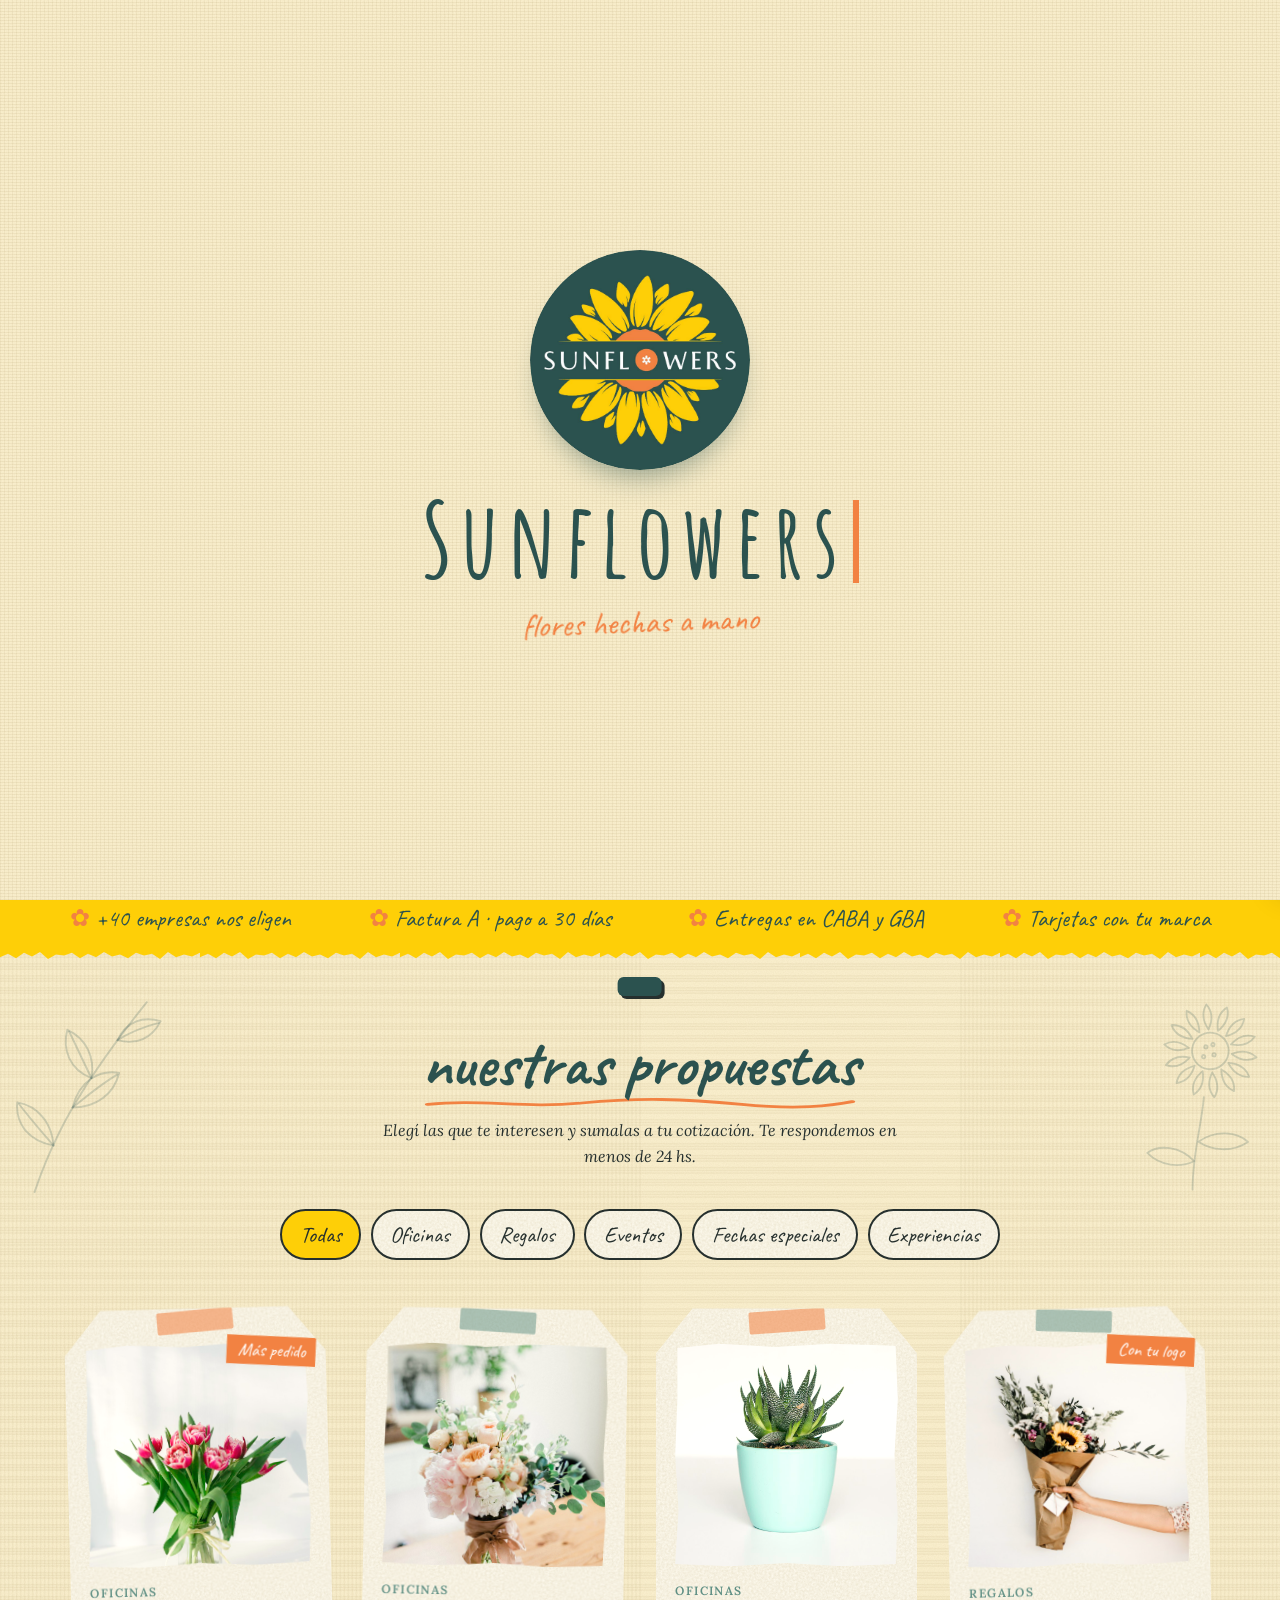
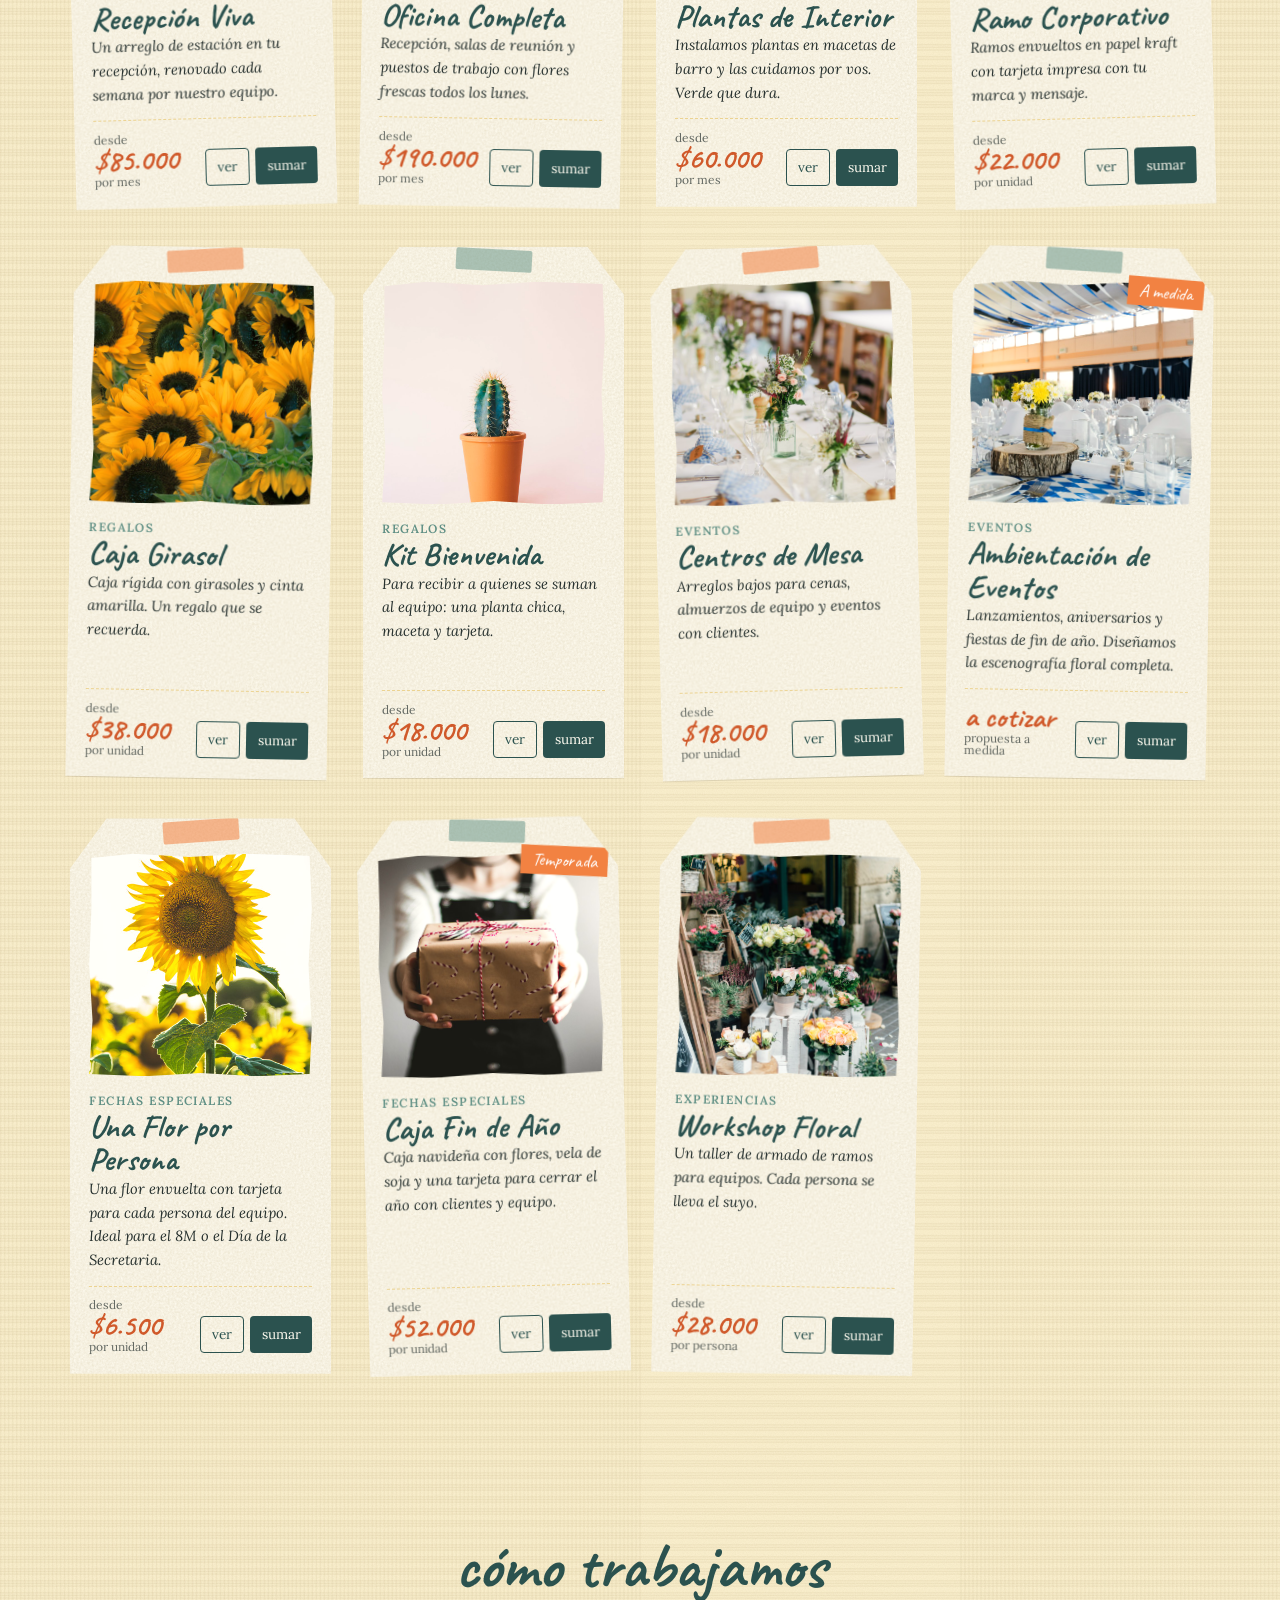
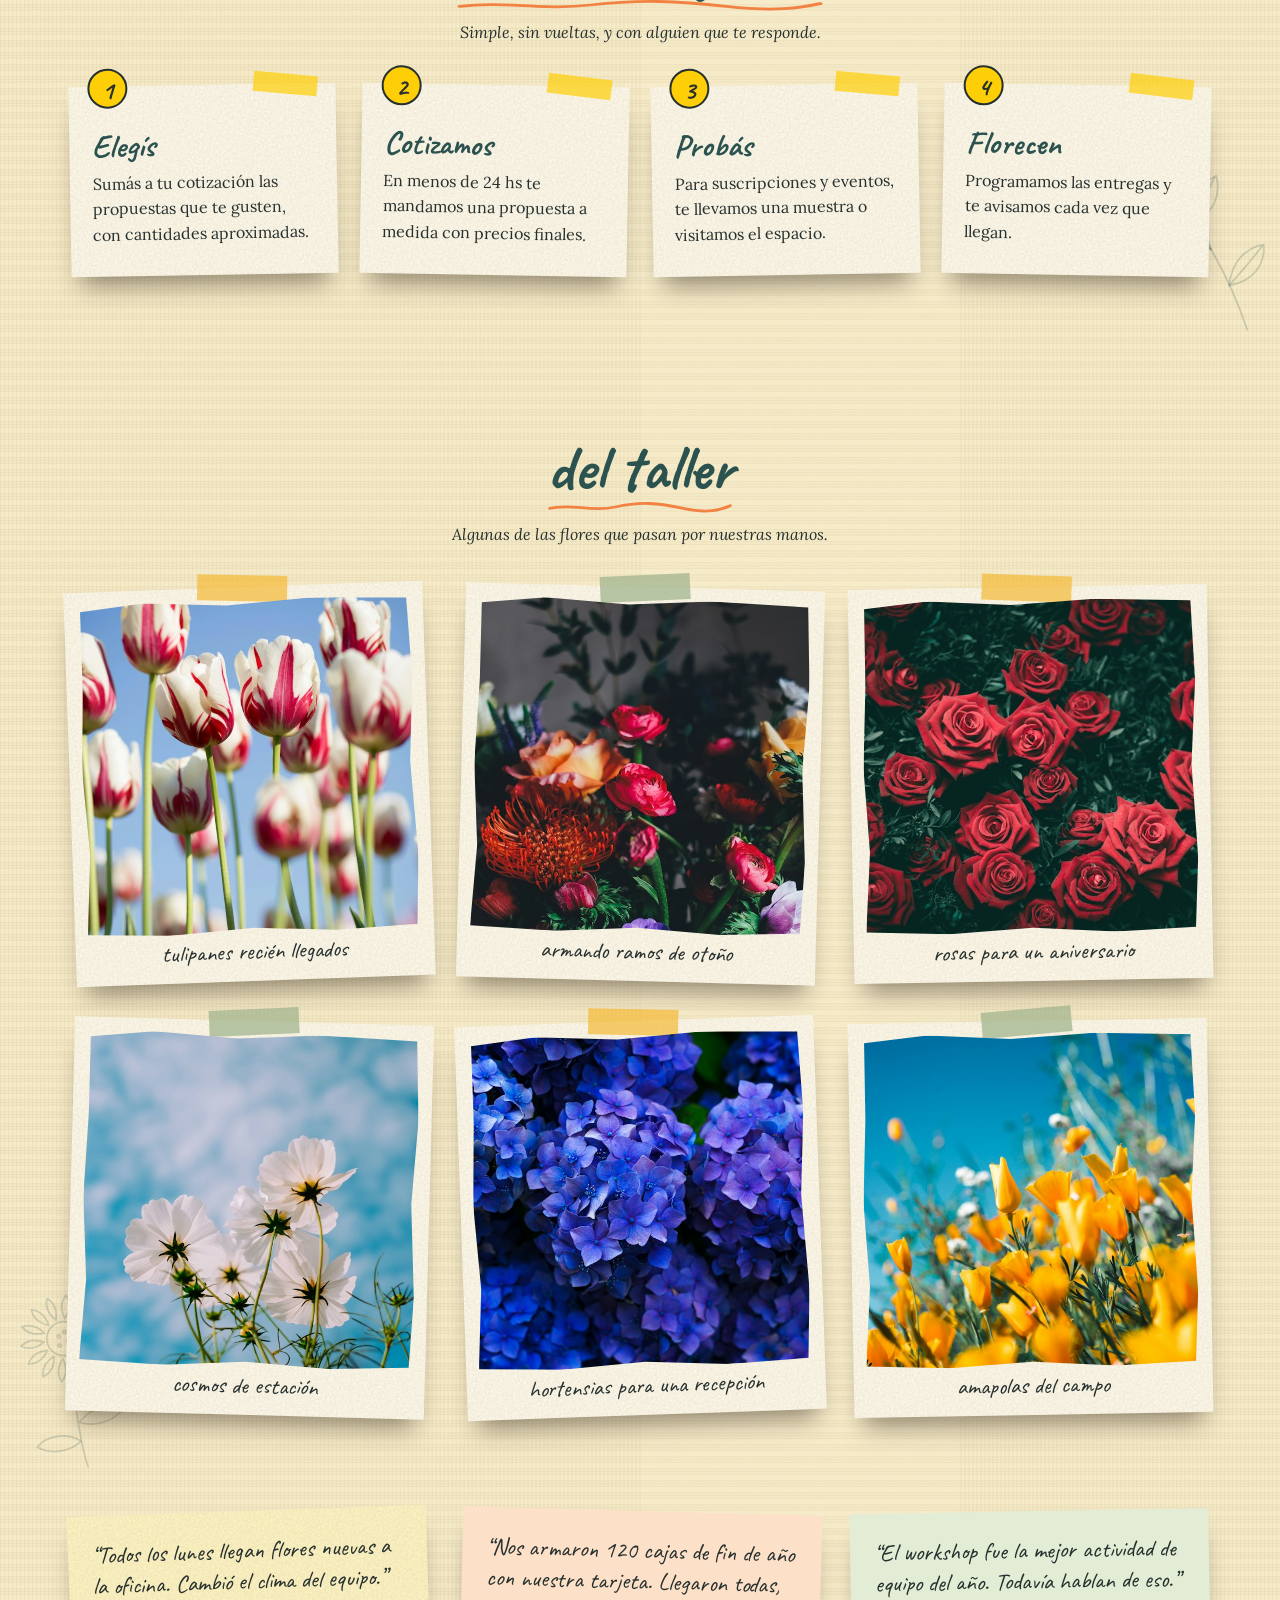
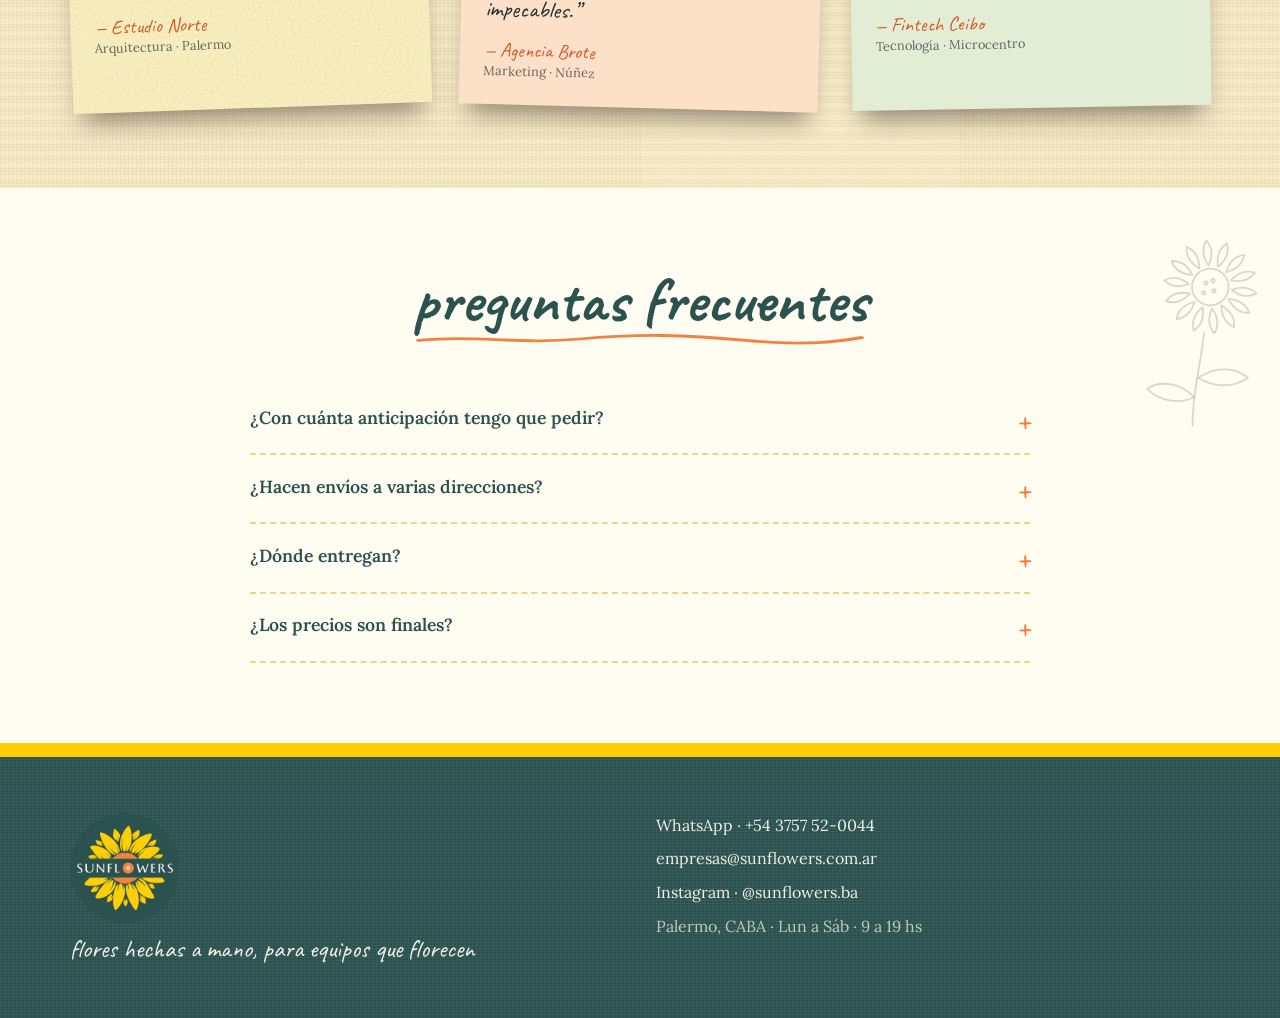
<file: index.html>
<!doctype html>
<html lang="es">
<head>
  <meta charset="utf-8">
  <meta name="viewport" content="width=device-width, initial-scale=1">
  <title>Sunflowers · Catálogo para empresas</title>
  <meta name="description" content="Flores para oficinas, regalos corporativos, eventos y fechas especiales. Catálogo de propuestas de Sunflowers, florería de Buenos Aires.">
  <meta property="og:title" content="Sunflowers · Catálogo para empresas">
  <meta property="og:description" content="Flores para oficinas, regalos corporativos y eventos en Buenos Aires.">
  <link rel="preconnect" href="https://fonts.googleapis.com">
  <link rel="preconnect" href="https://fonts.gstatic.com" crossorigin>
  <meta property="og:image" content="img/logo.png">
  <meta name="theme-color" content="#2b524f">
  <link rel="icon" type="image/png" href="img/favicon.png">
  <link rel="apple-touch-icon" href="img/apple-touch-icon.png">
  <link href="https://fonts.googleapis.com/css2?family=Caveat:wght@500;700&family=Lora:ital,wght@0,400;0,600;1,400&family=Amatic+SC:wght@700&display=swap" rel="stylesheet">
  <link rel="stylesheet" href="css/catalogo.css">
  <script>
    // Intro de bienvenida (se saltea si el usuario prefiere menos movimiento). Respaldo: se apaga sola a los 7 s.
    if (!matchMedia("(prefers-reduced-motion: reduce)").matches) {
      document.documentElement.classList.add("intro-on");
      setTimeout(() => document.documentElement.classList.remove("intro-on"), 7000);
    }
  </script>
</head>
<body>

  <!-- INTRO: logo + nombre escribiéndose -->
  <div class="intro" id="intro" aria-hidden="true">
    <img class="intro__logo" src="img/logo.png" alt="" width="220" height="220">
    <p class="intro__name"><span id="introText"></span><span class="intro__caret"></span></p>
    <p class="intro__sub" id="introSub"></p>
  </div>

  <header class="top">
    <div class="wrap bar">
      <a href="#" class="logo"><img src="img/logo.png" alt="" width="56" height="56"><span data-tienda="nombre">Sunflowers</span></a>
      <nav class="links">
        <a href="#propuestas">propuestas</a>
        <a href="#como">cómo trabajamos</a>
        <a href="#taller">el taller</a>
        <a href="#preguntas">preguntas</a>
      </nav>
      <button class="quote-btn" id="quoteOpen">mi cotización <b id="quoteCount">0</b></button>
    </div>
  </header>

  <main>
    <!-- PORTADA -->
    <section class="hero">
      <div class="wrap hero__copy">
        <span class="stamp" data-tienda="temporada">Catálogo 2026</span>
        <p class="greeting" id="greeting" hidden></p>
        <h1>
          <span class="h1-line">Que cada momento <span class="bloom">florezca<svg class="bloom__marker" viewBox="0 0 300 40" preserveAspectRatio="none" aria-hidden="true"><path d="M8 26 C 70 14, 150 30, 292 16"/></svg><svg class="bloom__flower" viewBox="-30 -30 60 60" aria-hidden="true"><g class="bloom__petals"><ellipse rx="6" ry="13" cy="-15"/><ellipse rx="6" ry="13" cy="-15" transform="rotate(45)"/><ellipse rx="6" ry="13" cy="-15" transform="rotate(90)"/><ellipse rx="6" ry="13" cy="-15" transform="rotate(135)"/><ellipse rx="6" ry="13" cy="-15" transform="rotate(180)"/><ellipse rx="6" ry="13" cy="-15" transform="rotate(225)"/><ellipse rx="6" ry="13" cy="-15" transform="rotate(270)"/><ellipse rx="6" ry="13" cy="-15" transform="rotate(315)"/></g><circle r="9" fill="#f28242"/><circle r="3" fill="#fff"/></svg></span></span>
          <span class="hand h1-line">con flores hechas a mano</span>
        </h1>
        <div class="hero__cta">
          <div class="note-hand note-hand--left" aria-hidden="true">
            <span>respuesta<br>en 24 hs</span>
            <svg viewBox="0 0 90 60"><path d="M6 14 C 30 6, 60 18, 78 42"/><path d="M66 42 L79 44 L80 30"/></svg>
          </div>
          <a href="#propuestas" class="ring"><span class="btn btn--green">Ver propuestas</span></a>
          <button class="btn btn--paper" id="printBtn">Descargar PDF</button>
        </div>

        <!-- Notas manuscritas -->
        <svg class="doodle doodle--slash" viewBox="0 0 60 50" aria-hidden="true"><path d="M14 44 L30 6 M30 44 L46 6"/></svg>
        <div class="note-hand note-hand--right" aria-hidden="true">
          <span>tocá una foto<br>y mirá el detalle</span>
          <svg viewBox="0 0 140 190"><path d="M40 6 C 110 30, 130 90, 90 140 C 75 158, 60 168, 44 178"/><path d="M58 182 L42 179 L48 164"/></svg>
        </div>
      </div>

      <div class="reels" id="reels" aria-label="Fotos de nuestras propuestas"></div>
    </section>

    <div class="strip">
      <div class="wrap strip__inner">
        <span>✿ +40 empresas nos eligen</span>
        <span>✿ Factura A · pago a 30 días</span>
        <span>✿ Entregas en CABA y GBA</span>
        <span>✿ Tarjetas con tu marca</span>
      </div>
    </div>

    <!-- PROPUESTAS -->
    <section class="section deco deco--ramita-izq deco--girasol-der" id="propuestas">
      <div class="wrap">
        <div class="title">
          <h2>nuestras propuestas</h2>
          <p>Elegí las que te interesen y sumalas a tu cotización. Te respondemos en menos de 24 hs.</p>
        </div>
        <div class="chips" id="chips"></div>
        <div class="tags" id="tags"></div>
      </div>
    </section>

    <!-- CÓMO TRABAJAMOS -->
    <section class="section deco deco--ramita-der" id="como">
      <div class="wrap">
        <div class="title"><h2>cómo trabajamos</h2><p>Simple, sin vueltas, y con alguien que te responde.</p></div>
        <ol class="steps">
          <li><b>1</b><h3>Elegís</h3><p>Sumás a tu cotización las propuestas que te gusten, con cantidades aproximadas.</p></li>
          <li><b>2</b><h3>Cotizamos</h3><p>En menos de 24 hs te mandamos una propuesta a medida con precios finales.</p></li>
          <li><b>3</b><h3>Probás</h3><p>Para suscripciones y eventos, te llevamos una muestra o visitamos el espacio.</p></li>
          <li><b>4</b><h3>Florecen</h3><p>Programamos las entregas y te avisamos cada vez que llegan.</p></li>
        </ol>
      </div>
    </section>

    <!-- GALERÍA -->
    <section class="section gallery-section deco deco--girasol-izq" id="taller">
      <div class="wrap">
        <div class="title"><h2>del taller</h2><p>Algunas de las flores que pasan por nuestras manos.</p></div>
        <div class="gallery" id="gallery"></div>
      </div>
    </section>

    <!-- TESTIMONIOS -->
    <section class="wrap notes" id="notes"></section>

    <!-- PREGUNTAS -->
    <section class="section section--paper deco deco--girasol-der" id="preguntas">
      <div class="wrap faq">
        <div class="title"><h2>preguntas frecuentes</h2></div>
        <div id="faq"></div>
      </div>
    </section>
  </main>

  <footer class="footer">
    <div class="wrap footer__inner">
      <div>
        <a href="#" class="logo logo--light"><img src="img/logo.png" alt="Sunflowers" width="110" height="110"></a>
        <p class="hand footer__tagline">flores hechas a mano, para equipos que florecen</p>
      </div>
      <div id="contact"></div>
    </div>
  </footer>

  <!-- DETALLE DE PROPUESTA -->
  <div class="modal" id="detail" role="dialog" aria-modal="true" aria-labelledby="detailTitle">
    <div class="sheet">
      <button class="close" data-close aria-label="Cerrar">✕</button>
      <div class="sheet__grid">
        <div class="sheet__art" id="detailArt"></div>
        <div>
          <span class="sheet__linea" id="detailLinea"></span>
          <h3 id="detailTitle"></h3>
          <p id="detailDesc"></p>
          <h4>incluye</h4>
          <ul class="checks" id="detailIncluye"></ul>
          <form id="detailForm" class="detail-form">
            <fieldset id="detailOpciones"></fieldset>
            <label class="qty-label">Cantidad <span id="detailUnidad"></span>
              <input type="number" name="cantidad" id="detailCantidad" min="1" required>
            </label>
            <p class="min" id="detailMin"></p>
            <button class="btn btn--sun" type="submit">Sumar a mi cotización</button>
          </form>
        </div>
      </div>
    </div>
  </div>

  <!-- COTIZACIÓN -->
  <div class="overlay" id="overlay"></div>
  <aside class="drawer" id="drawer" aria-label="Mi cotización">
    <div class="drawer__head">
      <h3>mi cotización</h3>
      <button class="close" id="quoteClose" aria-label="Cerrar">✕</button>
    </div>
    <div class="drawer__body">
      <div id="quoteItems"></div>
      <div class="quote-total" id="quoteTotal"></div>
      <form class="quote-form" id="quoteForm">
        <h4>tus datos</h4>
        <label>Empresa<input name="empresa" required></label>
        <label>Nombre y apellido<input name="contacto" required></label>
        <div class="row">
          <label>Email<input name="email" type="email" required></label>
          <label>Teléfono<input name="telefono"></label>
        </div>
        <label>¿Para cuándo?<input name="fecha" placeholder="Ej: 15 de diciembre, todos los lunes…"></label>
        <label>Comentarios<textarea name="comentarios" rows="3" placeholder="Direcciones, colores de marca, presupuesto…"></textarea></label>
        <div class="send">
          <button class="btn btn--green" type="submit" data-via="whatsapp">Enviar por WhatsApp</button>
          <button class="btn btn--paper" type="submit" data-via="email">Enviar por email</button>
        </div>
        <p class="fine">Los precios son de referencia y no incluyen IVA. Te confirmamos la propuesta final.</p>
      </form>
    </div>
  </aside>

  <!-- WHATSAPP -->
  <a class="wa" id="waBtn" href="#" target="_blank" rel="noopener" aria-label="Escribinos por WhatsApp">
    <span class="wa__label">¿hablamos?</span>
    <span class="wa__seal">
      <svg viewBox="0 0 24 24" aria-hidden="true"><path d="M17.472 14.382c-.297-.149-1.758-.867-2.03-.967-.273-.099-.471-.148-.67.15-.197.297-.767.966-.94 1.164-.173.199-.347.223-.644.075-.297-.15-1.255-.463-2.39-1.475-.883-.788-1.48-1.761-1.653-2.059-.173-.297-.018-.458.13-.606.134-.133.298-.347.446-.52.149-.174.198-.298.298-.497.099-.198.05-.371-.025-.52-.075-.149-.669-1.612-.916-2.207-.242-.579-.487-.5-.669-.51-.173-.008-.371-.01-.57-.01-.198 0-.52.074-.792.372-.272.297-1.04 1.016-1.04 2.479 0 1.462 1.065 2.875 1.213 3.074.149.198 2.096 3.2 5.077 4.487.709.306 1.262.489 1.694.625.712.227 1.36.195 1.871.118.571-.085 1.758-.719 2.006-1.413.248-.694.248-1.289.173-1.413-.074-.124-.272-.198-.57-.347m-5.421 7.403h-.004a9.87 9.87 0 0 1-5.031-1.378l-.361-.214-3.741.982.998-3.648-.235-.374a9.86 9.86 0 0 1-1.51-5.26c.001-5.45 4.436-9.884 9.888-9.884 2.64 0 5.122 1.03 6.988 2.898a9.825 9.825 0 0 1 2.893 6.994c-.003 5.45-4.437 9.884-9.885 9.884m8.413-18.297A11.815 11.815 0 0 0 12.05 0C5.495 0 .16 5.335.157 11.892c0 2.096.547 4.142 1.588 5.945L.057 24l6.305-1.654a11.882 11.882 0 0 0 5.683 1.448h.005c6.554 0 11.89-5.335 11.893-11.893a11.821 11.821 0 0 0-3.48-8.413Z"/></svg>
    </span>
  </a>

  <div class="toast" id="toast" role="status"></div>

  <script src="js/flowers.js"></script>
  <script src="js/catalogo-data.js"></script>
  <script src="js/carrusel.js"></script>
  <script src="js/catalogo.js"></script>
  <script src="js/intro.js"></script>
</body>
</html>
</file>
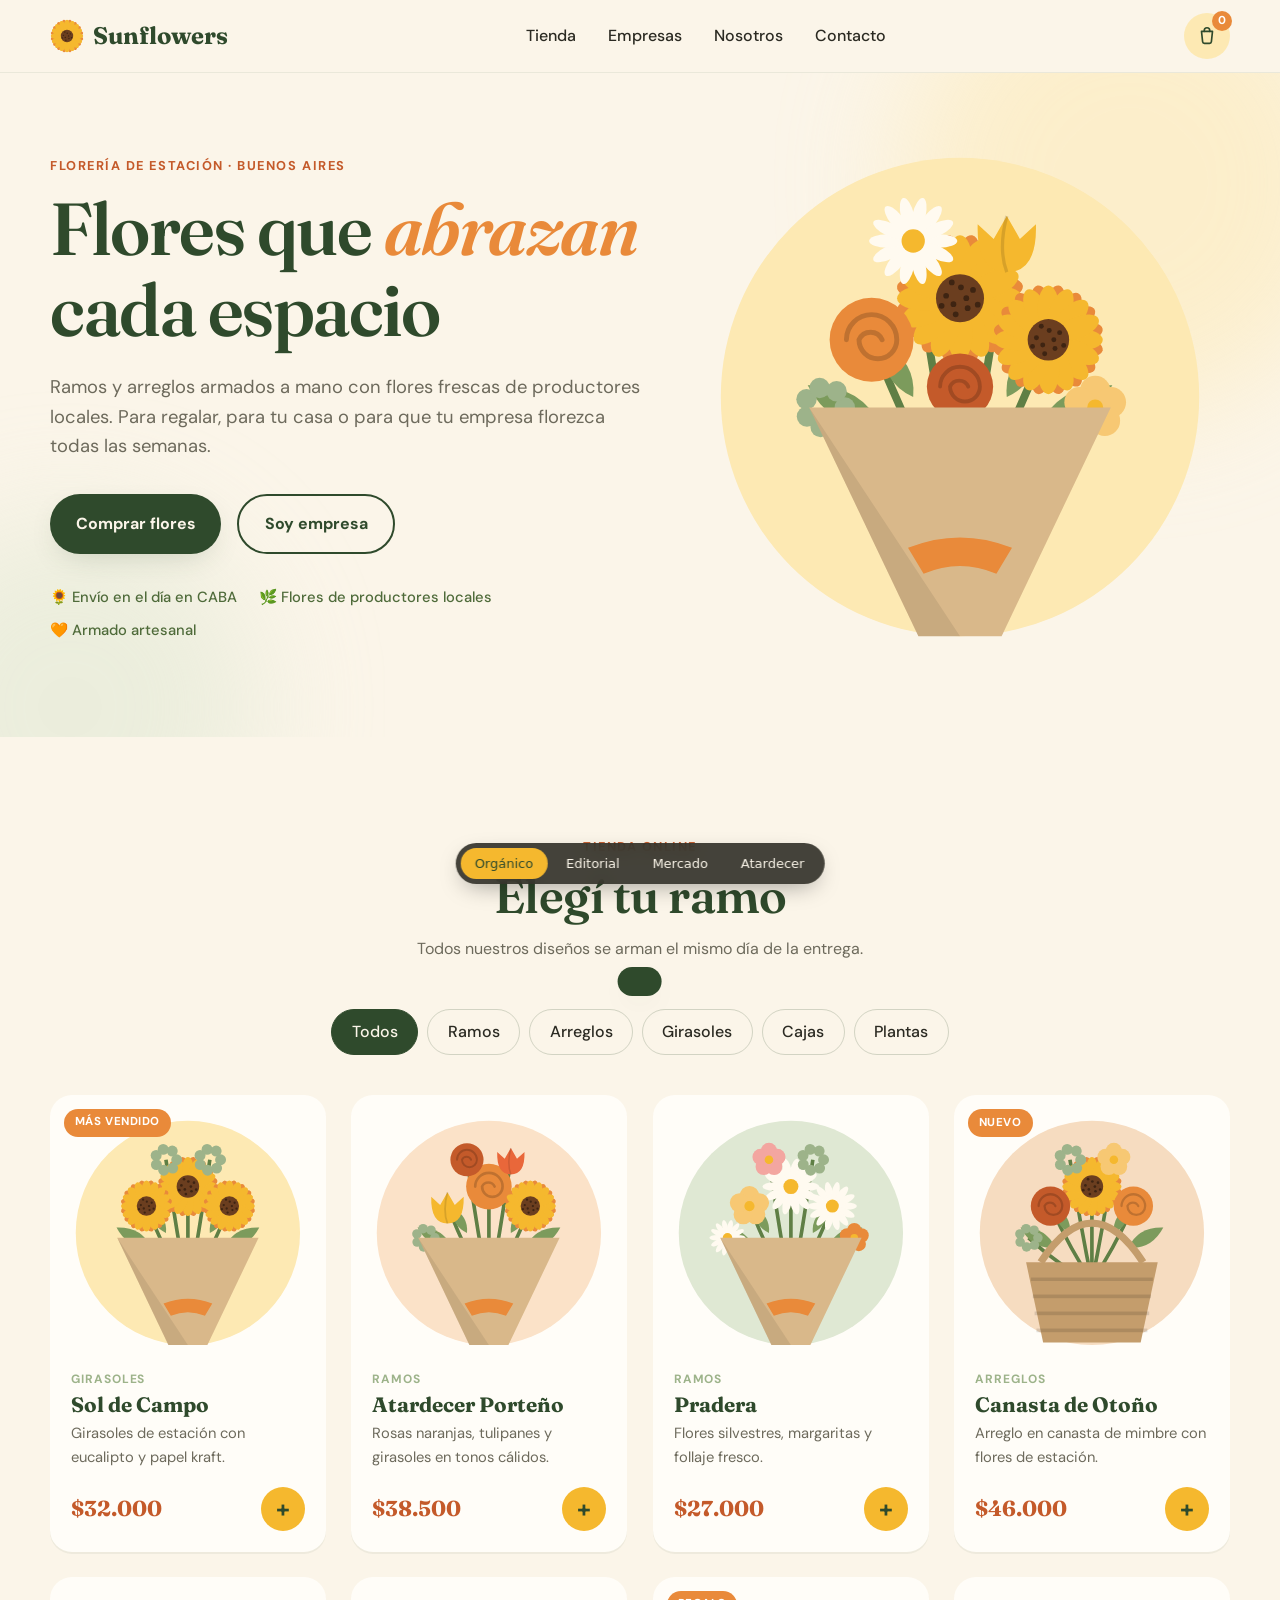
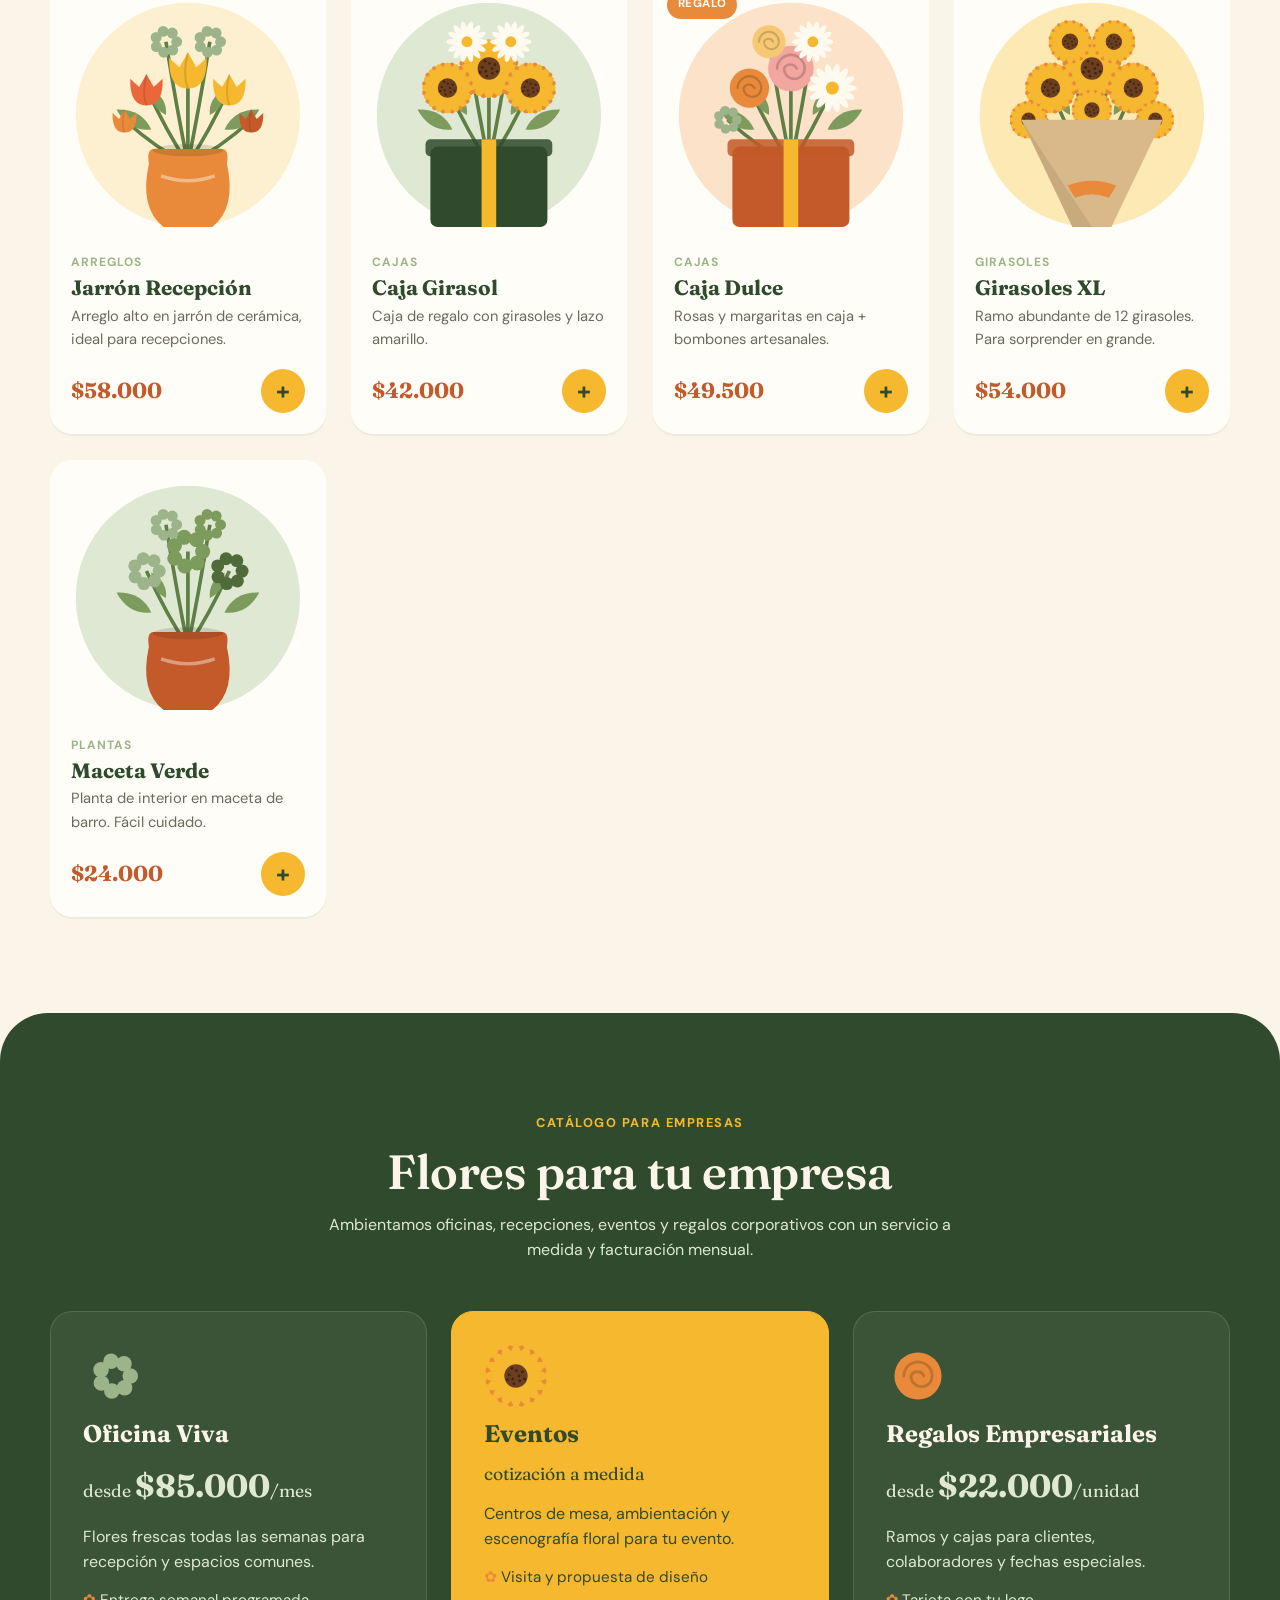
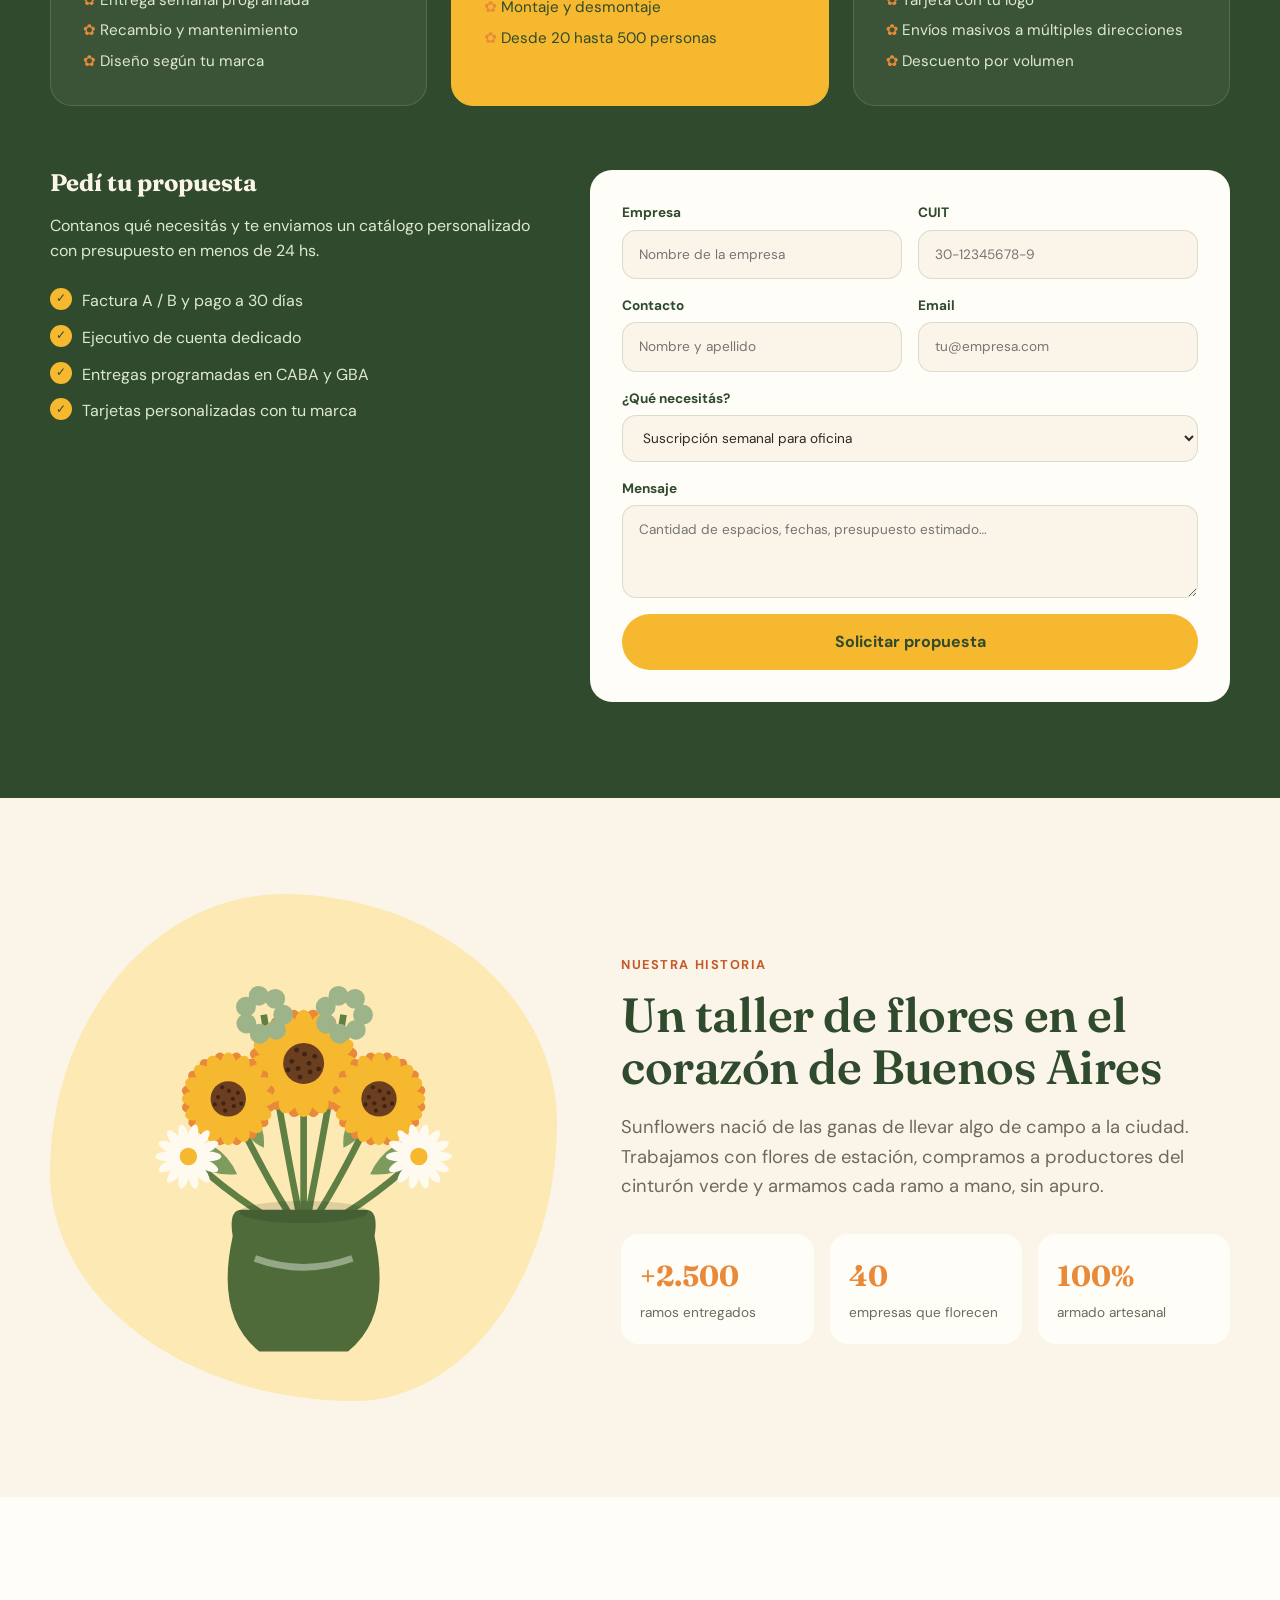
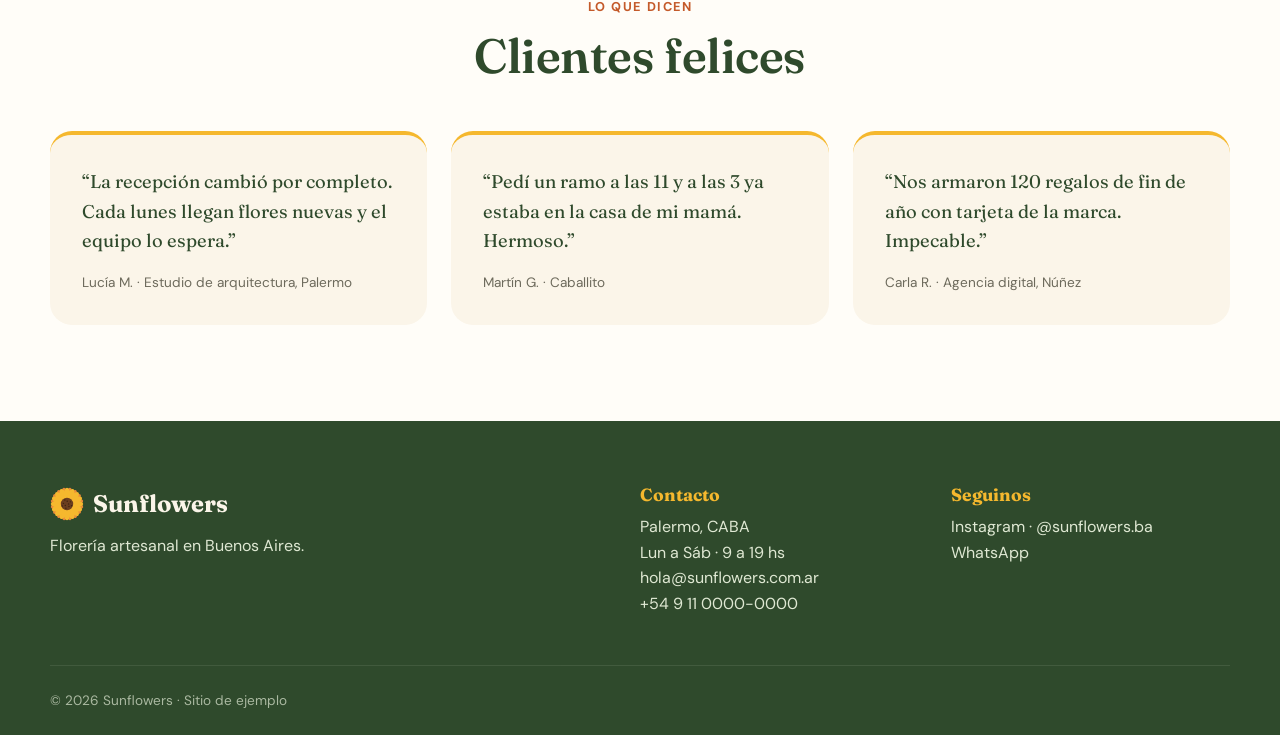
<file: ejemplos/index.html>
<!doctype html>
<html lang="es">
<head>
  <meta charset="utf-8">
  <meta name="viewport" content="width=device-width, initial-scale=1">
  <title>Sunflowers · Florería en Buenos Aires</title>
  <meta name="description" content="Florería en Buenos Aires. Ramos, arreglos y flores para empresas, eventos y regalos corporativos.">
  <link rel="preconnect" href="https://fonts.googleapis.com">
  <link rel="preconnect" href="https://fonts.gstatic.com" crossorigin>
  <link href="https://fonts.googleapis.com/css2?family=Fraunces:opsz,wght@9..144,400;9..144,600;9..144,700&family=DM+Sans:wght@400;500;700&display=swap" rel="stylesheet">
  <link rel="stylesheet" href="css/styles.css">
</head>
<body>

  <header class="nav">
    <div class="container nav__inner">
      <a href="#inicio" class="logo">
        <span class="logo__mark" data-flower="girasol-mini"></span>
        Sunflowers
      </a>
      <nav class="nav__links" id="navLinks">
        <a href="#tienda">Tienda</a>
        <a href="#empresas">Empresas</a>
        <a href="#nosotros">Nosotros</a>
        <a href="#contacto">Contacto</a>
      </nav>
      <div class="nav__actions">
        <button class="cart-btn" id="cartOpen" aria-label="Abrir carrito">
          <svg viewBox="0 0 24 24" width="22" height="22" fill="none" stroke="currentColor" stroke-width="1.8" stroke-linecap="round" stroke-linejoin="round"><path d="M6 7h12l-1.2 11.2a2 2 0 0 1-2 1.8H9.2a2 2 0 0 1-2-1.8L6 7Z"/><path d="M9 7V6a3 3 0 0 1 6 0v1"/></svg>
          <span class="cart-btn__count" id="cartCount">0</span>
        </button>
        <button class="menu-btn" id="menuBtn" aria-label="Menú">
          <span></span><span></span>
        </button>
      </div>
    </div>
  </header>

  <main>
    <!-- HERO -->
    <section class="hero" id="inicio">
      <div class="blob blob--1"></div>
      <div class="blob blob--2"></div>
      <div class="container hero__inner">
        <div class="hero__text">
          <p class="eyebrow">Florería de estación · Buenos Aires</p>
          <h1>Flores que <em>abrazan</em> cada espacio</h1>
          <p class="lead">Ramos y arreglos armados a mano con flores frescas de productores locales. Para regalar, para tu casa o para que tu empresa florezca todas las semanas.</p>
          <div class="hero__cta">
            <a href="#tienda" class="btn btn--primary">Comprar flores</a>
            <a href="#empresas" class="btn btn--ghost">Soy empresa</a>
          </div>
          <ul class="hero__badges">
            <li>🌻 Envío en el día en CABA</li>
            <li>🌿 Flores de productores locales</li>
            <li>🧡 Armado artesanal</li>
          </ul>
        </div>
        <div class="hero__art" data-flower="hero"></div>
      </div>
    </section>

    <!-- TIENDA -->
    <section class="section" id="tienda">
      <div class="container">
        <div class="section__head">
          <p class="eyebrow">Tienda online</p>
          <h2>Elegí tu ramo</h2>
          <p class="muted">Todos nuestros diseños se arman el mismo día de la entrega.</p>
        </div>
        <div class="filters" id="filters"></div>
        <div class="grid" id="productGrid"></div>
      </div>
    </section>

    <!-- EMPRESAS -->
    <section class="section section--green" id="empresas">
      <div class="container">
        <div class="section__head">
          <p class="eyebrow eyebrow--light">Catálogo para empresas</p>
          <h2>Flores para tu empresa</h2>
          <p>Ambientamos oficinas, recepciones, eventos y regalos corporativos con un servicio a medida y facturación mensual.</p>
        </div>

        <div class="plans" id="plans"></div>

        <div class="b2b">
          <div class="b2b__info">
            <h3>Pedí tu propuesta</h3>
            <p>Contanos qué necesitás y te enviamos un catálogo personalizado con presupuesto en menos de 24 hs.</p>
            <ul class="checklist">
              <li>Factura A / B y pago a 30 días</li>
              <li>Ejecutivo de cuenta dedicado</li>
              <li>Entregas programadas en CABA y GBA</li>
              <li>Tarjetas personalizadas con tu marca</li>
            </ul>
          </div>
          <form class="form b2b__form" id="b2bForm">
            <div class="form__row">
              <label>Empresa<input name="empresa" required placeholder="Nombre de la empresa"></label>
              <label>CUIT<input name="cuit" placeholder="30-12345678-9"></label>
            </div>
            <div class="form__row">
              <label>Contacto<input name="contacto" required placeholder="Nombre y apellido"></label>
              <label>Email<input name="email" type="email" required placeholder="tu@empresa.com"></label>
            </div>
            <label>¿Qué necesitás?
              <select name="servicio">
                <option>Suscripción semanal para oficina</option>
                <option>Evento corporativo</option>
                <option>Regalos empresariales</option>
                <option>Otro</option>
              </select>
            </label>
            <label>Mensaje<textarea name="mensaje" rows="3" placeholder="Cantidad de espacios, fechas, presupuesto estimado…"></textarea></label>
            <button class="btn btn--sun" type="submit">Solicitar propuesta</button>
          </form>
        </div>
      </div>
    </section>

    <!-- NOSOTROS -->
    <section class="section" id="nosotros">
      <div class="container about">
        <div class="about__art" data-flower="about"></div>
        <div>
          <p class="eyebrow">Nuestra historia</p>
          <h2>Un taller de flores en el corazón de Buenos Aires</h2>
          <p class="lead">Sunflowers nació de las ganas de llevar algo de campo a la ciudad. Trabajamos con flores de estación, compramos a productores del cinturón verde y armamos cada ramo a mano, sin apuro.</p>
          <div class="stats">
            <div><strong>+2.500</strong><span>ramos entregados</span></div>
            <div><strong>40</strong><span>empresas que florecen</span></div>
            <div><strong>100%</strong><span>armado artesanal</span></div>
          </div>
        </div>
      </div>
    </section>

    <!-- TESTIMONIOS -->
    <section class="section section--cream">
      <div class="container">
        <div class="section__head">
          <p class="eyebrow">Lo que dicen</p>
          <h2>Clientes felices</h2>
        </div>
        <div class="quotes">
          <blockquote><p>“La recepción cambió por completo. Cada lunes llegan flores nuevas y el equipo lo espera.”</p><cite>Lucía M. · Estudio de arquitectura, Palermo</cite></blockquote>
          <blockquote><p>“Pedí un ramo a las 11 y a las 3 ya estaba en la casa de mi mamá. Hermoso.”</p><cite>Martín G. · Caballito</cite></blockquote>
          <blockquote><p>“Nos armaron 120 regalos de fin de año con tarjeta de la marca. Impecable.”</p><cite>Carla R. · Agencia digital, Núñez</cite></blockquote>
        </div>
      </div>
    </section>
  </main>

  <footer class="footer" id="contacto">
    <div class="container footer__inner">
      <div>
        <a href="#inicio" class="logo logo--light"><span class="logo__mark" data-flower="girasol-mini"></span>Sunflowers</a>
        <p>Florería artesanal en Buenos Aires.</p>
      </div>
      <div>
        <h4>Contacto</h4>
        <p>Palermo, CABA<br>Lun a Sáb · 9 a 19 hs<br>hola@sunflowers.com.ar<br>+54 9 11 0000-0000</p>
      </div>
      <div>
        <h4>Seguinos</h4>
        <p>Instagram · @sunflowers.ba<br>WhatsApp</p>
      </div>
    </div>
    <p class="footer__legal container">© 2026 Sunflowers · Sitio de ejemplo</p>
  </footer>

  <!-- CARRITO -->
  <div class="overlay" id="overlay"></div>
  <aside class="drawer" id="drawer" aria-label="Carrito">
    <div class="drawer__head">
      <h3>Tu carrito</h3>
      <button class="icon-btn" id="cartClose" aria-label="Cerrar">✕</button>
    </div>
    <div class="drawer__body" id="cartItems"></div>
    <div class="drawer__foot">
      <div class="drawer__total"><span>Total</span><strong id="cartTotal">$0</strong></div>
      <button class="btn btn--primary btn--block" id="checkoutBtn">Finalizar compra</button>
    </div>
  </aside>

  <!-- CHECKOUT -->
  <div class="modal" id="checkoutModal" role="dialog" aria-modal="true">
    <div class="modal__card">
      <button class="icon-btn modal__close" data-close aria-label="Cerrar">✕</button>
      <h3>Datos de entrega</h3>
      <form class="form" id="checkoutForm">
        <div class="form__row">
          <label>Nombre<input name="nombre" required></label>
          <label>Teléfono<input name="tel" required></label>
        </div>
        <label>Dirección de entrega<input name="direccion" required placeholder="Calle, número, piso"></label>
        <div class="form__row">
          <label>Barrio<input name="barrio" required placeholder="Palermo"></label>
          <label>Fecha<input name="fecha" type="date" required></label>
        </div>
        <label>Mensaje para la tarjeta<textarea name="tarjeta" rows="2" placeholder="¡Feliz cumple!"></textarea></label>
        <div class="checkout__total"><span>Total a pagar</span><strong id="checkoutTotal">$0</strong></div>
        <button class="btn btn--primary btn--block" type="submit">Pagar (demo)</button>
        <p class="muted small">Demo: acá se conectaría Mercado Pago.</p>
      </form>
    </div>
  </div>

  <div class="toast" id="toast"></div>

  <script>window.SUNFLOWERS_MAIN = true;</script>
  <script src="js/demo.js"></script>
  <script src="js/flowers.js"></script>
  <script src="js/products.js"></script>
  <script src="js/app.js"></script>
</body>
</html>
</file>
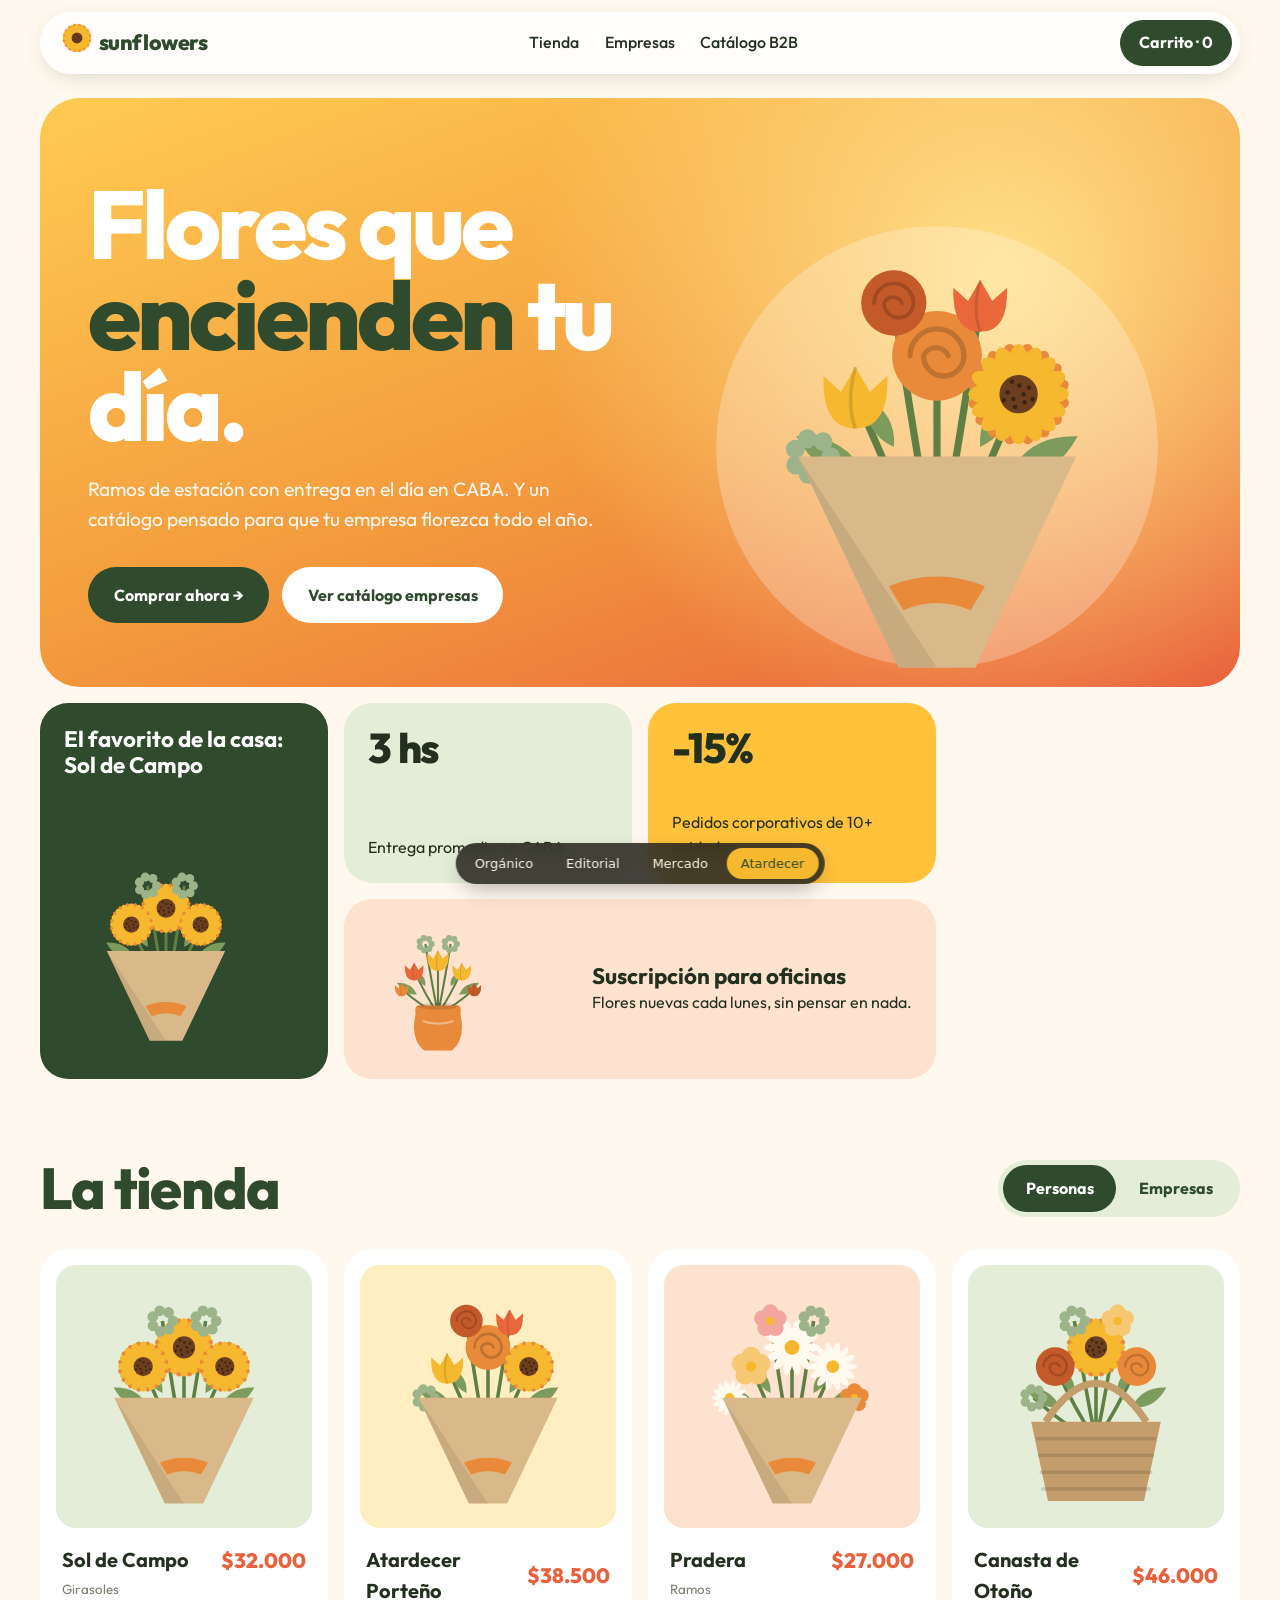
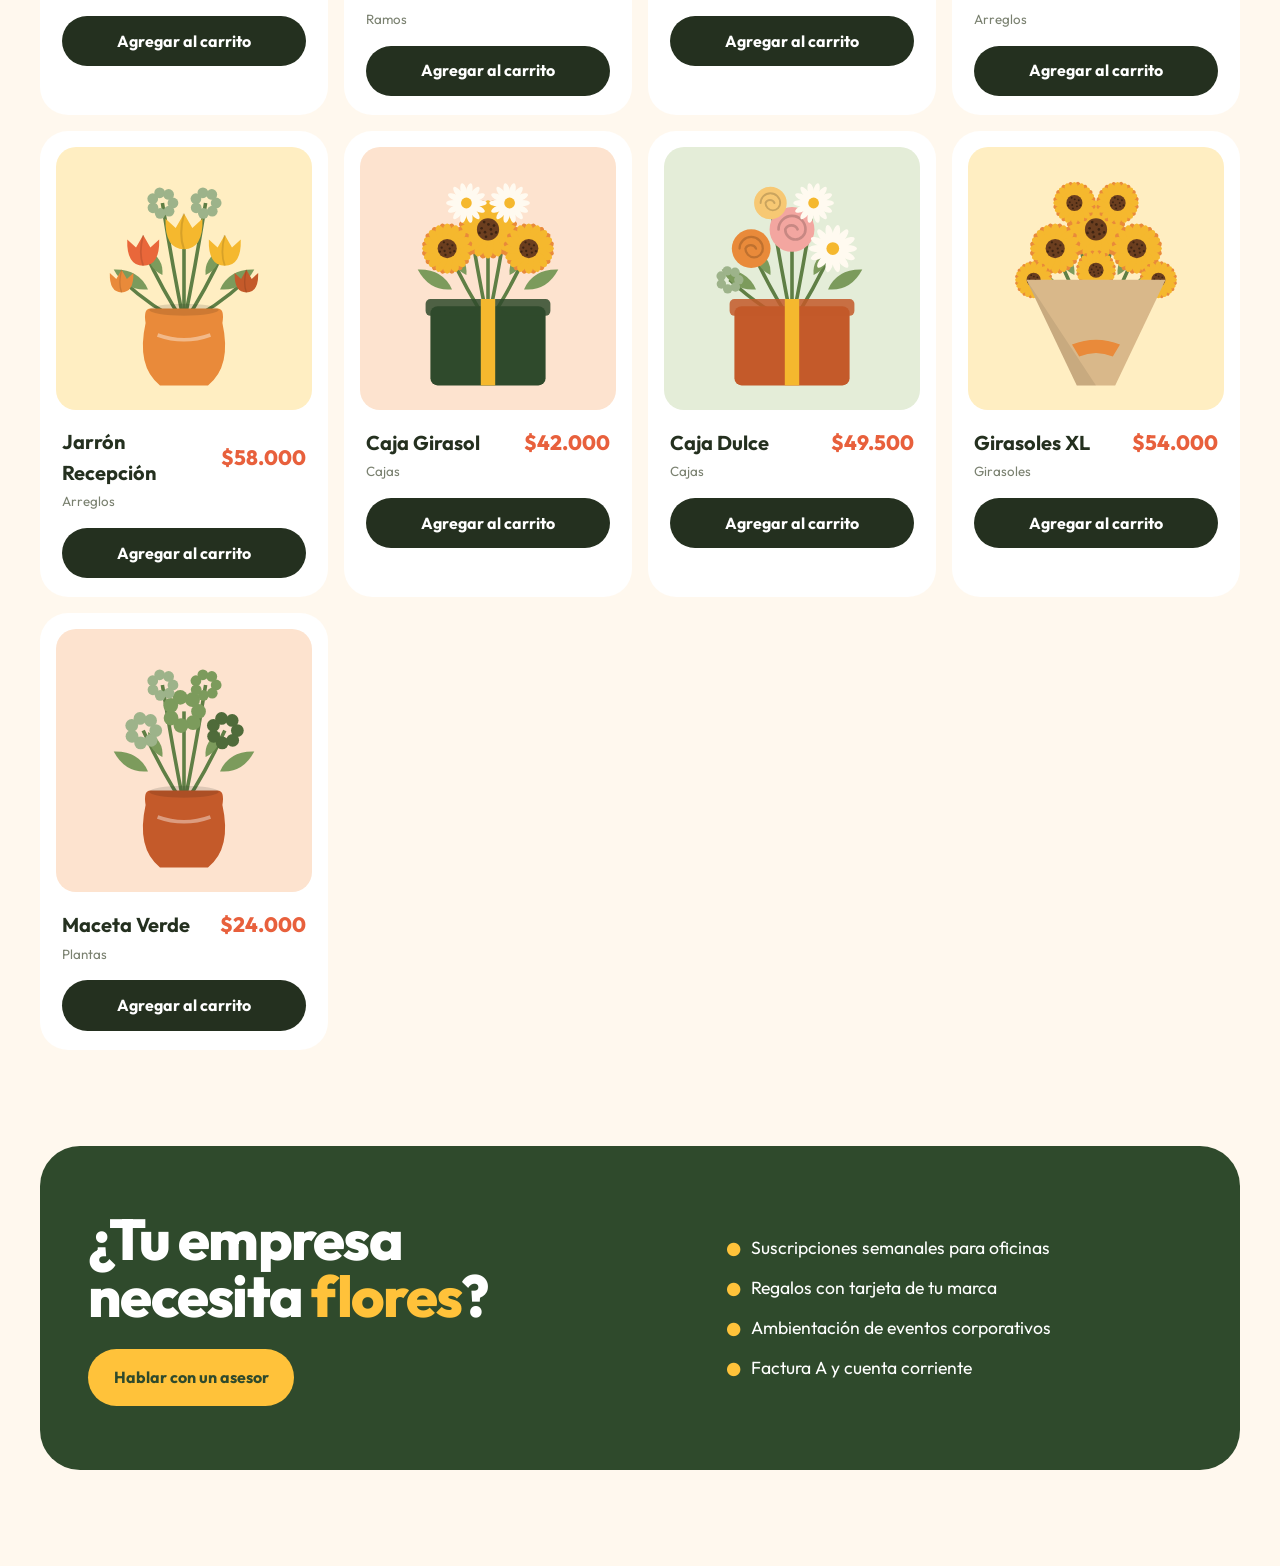
<file: ejemplos/atardecer.html>
<!doctype html>
<html lang="es">
<head>
  <meta charset="utf-8">
  <meta name="viewport" content="width=device-width, initial-scale=1">
  <title>Sunflowers · Atardecer</title>
  <link rel="preconnect" href="https://fonts.googleapis.com">
  <link rel="preconnect" href="https://fonts.gstatic.com" crossorigin>
  <link href="https://fonts.googleapis.com/css2?family=Outfit:wght@400;500;700;800&display=swap" rel="stylesheet">
  <style>
    :root {
      --bg: #fff8ee; --ink: #24301f; --green: #2f4a2c; --leaf: #6d8f4e; --mint: #e4edd8;
      --sun: #ffc23a; --orange: #f08a32; --coral: #e8603c; --r: 28px;
    }
    * { box-sizing: border-box; margin: 0; padding: 0; }
    html { scroll-behavior: smooth; }
    body { font-family: "Outfit", system-ui, sans-serif; background: var(--bg); color: var(--ink); line-height: 1.55; overflow-x: hidden; }
    a { color: inherit; text-decoration: none; }
    button { font: inherit; cursor: pointer; border: 0; background: none; color: inherit; }
    .wrap { width: min(1200px, 100% - 32px); margin-inline: auto; }

    header { position: sticky; top: 12px; z-index: 30; margin-top: 12px; }
    .pill { display: flex; justify-content: space-between; align-items: center; background: rgba(255, 255, 255, .8); backdrop-filter: blur(12px); border-radius: 999px; padding: .5rem .5rem .5rem 1.4rem; box-shadow: 0 6px 24px -10px rgba(47, 74, 44, .3); }
    .logo { font-weight: 800; font-size: 1.35rem; letter-spacing: -.02em; color: var(--green); display: flex; align-items: center; gap: .4rem; }
    .logo span { width: 30px; display: block; }
    .pill nav { display: flex; gap: 1.6rem; font-weight: 500; }
    .cart { background: var(--green); color: #fff; border-radius: 999px; padding: .65rem 1.2rem; font-weight: 700; }

    .hero { margin-top: 1.5rem; border-radius: 40px; padding: 5rem 3rem 0; overflow: hidden; position: relative;
      background: radial-gradient(circle at 80% 30%, #ffe08a 0, transparent 45%), linear-gradient(160deg, #ffcb52 0%, #f39a3d 55%, #e8603c 100%); color: #fff; }
    .hero__grid { display: grid; grid-template-columns: 1.1fr 1fr; gap: 2rem; align-items: end; }
    .hero h1 { font-size: clamp(3rem, 7.5vw, 6.2rem); line-height: .95; font-weight: 800; letter-spacing: -.04em; color: #fff; }
    .hero h1 span { color: var(--green); }
    .hero p { font-size: 1.2rem; max-width: 40ch; margin: 1.5rem 0 2rem; opacity: .95; }
    .hero__cta { display: flex; flex-wrap: wrap; gap: .8rem; padding-bottom: 4rem; }
    .btn { display: inline-flex; align-items: center; gap: .5rem; padding: 1rem 1.6rem; border-radius: 999px; font-weight: 700; transition: transform .2s; }
    .btn:hover { transform: scale(1.04); }
    .btn--dark { background: var(--green); color: #fff; }
    .btn--light { background: #fff; color: var(--green); }
    .hero__art svg { width: 100%; max-width: 480px; margin: 0 auto; display: block; animation: float 6s ease-in-out infinite; }
    @keyframes float { 50% { transform: translateY(-12px); } }

    .bento { display: grid; grid-template-columns: repeat(4, 1fr); grid-auto-rows: 180px; gap: 1rem; margin: 1rem 0 5rem; }
    .tile { border-radius: var(--r); padding: 1.5rem; display: flex; flex-direction: column; justify-content: space-between; overflow: hidden; position: relative; }
    .tile strong { font-size: 2.6rem; font-weight: 800; line-height: 1; letter-spacing: -.03em; }
    .tile--a { background: var(--green); color: #fff; grid-row: span 2; }
    .tile--a svg { width: 85%; align-self: center; }
    .tile--b { background: var(--mint); }
    .tile--c { background: var(--sun); }
    .tile--d { background: #fde3cf; grid-column: span 2; flex-direction: row; align-items: center; gap: 1rem; }
    .tile--d svg { width: 140px; flex-shrink: 0; }
    .tile h3 { font-size: 1.4rem; font-weight: 700; line-height: 1.15; }

    .shop-head { display: flex; justify-content: space-between; align-items: end; flex-wrap: wrap; gap: 1.5rem; margin-bottom: 2rem; }
    h2 { font-size: clamp(2.2rem, 5vw, 3.6rem); font-weight: 800; letter-spacing: -.03em; line-height: 1; color: var(--green); }
    .toggle { display: inline-flex; background: var(--mint); border-radius: 999px; padding: 5px; }
    .toggle button { padding: .7rem 1.4rem; border-radius: 999px; font-weight: 700; color: var(--green); transition: background .25s, color .25s; }
    .toggle button.on { background: var(--green); color: #fff; }
    .note { background: var(--sun); border-radius: 18px; padding: 1rem 1.3rem; margin-bottom: 1.5rem; font-weight: 500; display: none; }
    .b2b-mode .note { display: block; }

    .products { display: grid; grid-template-columns: repeat(auto-fill, minmax(260px, 1fr)); gap: 1rem; padding-bottom: 6rem; }
    .p { background: #fff; border-radius: var(--r); padding: 1rem; transition: transform .25s, box-shadow .25s; }
    .p:hover { transform: translateY(-5px); box-shadow: 0 18px 36px -18px rgba(240, 138, 50, .6); }
    .p__art { border-radius: 20px; background: var(--mint); padding: .5rem; }
    .p:nth-child(3n+2) .p__art { background: #ffeec2; }
    .p:nth-child(3n) .p__art { background: #fde3cf; }
    .p__art svg { width: 100%; }
    .p__info { padding: 1rem .4rem .2rem; display: grid; grid-template-columns: 1fr auto; gap: .2rem .8rem; align-items: center; }
    .p h3 { font-size: 1.25rem; font-weight: 700; }
    .p small { color: #7a8170; grid-column: 1; }
    .p .price { font-size: 1.3rem; font-weight: 800; color: var(--coral); grid-row: 1; grid-column: 2; text-align: right; }
    .p .unit { grid-column: 2; font-size: .8rem; color: #7a8170; text-align: right; }
    .p button { grid-column: 1 / -1; margin-top: .8rem; background: var(--ink); color: #fff; border-radius: 999px; padding: .8rem; font-weight: 700; transition: background .2s; }
    .p button:hover { background: var(--orange); }

    .cta { background: var(--green); color: #fff; border-radius: 40px; padding: 4rem 3rem; display: grid; grid-template-columns: 1.3fr 1fr; gap: 2rem; align-items: center; margin-bottom: 6rem; }
    .cta h2 { color: #fff; }
    .cta h2 span { color: var(--sun); }
    .cta ul { list-style: none; display: grid; gap: .8rem; font-size: 1.1rem; }
    .cta li::before { content: "●"; color: var(--sun); margin-right: .6rem; }
    .cta .btn { background: var(--sun); color: var(--green); margin-top: 1.5rem; }

    @media (max-width: 900px) {
      .pill nav { display: none; }
      .hero { padding: 3rem 1.5rem 0; }
      .hero__grid, .cta { grid-template-columns: 1fr; }
      .bento { grid-template-columns: 1fr 1fr; grid-auto-rows: 160px; }
      .tile--a { grid-row: span 2; grid-column: span 2; }
      .tile--a svg { width: 50%; }
      .cta { padding: 3rem 1.5rem; }
    }
    @media (max-width: 520px) { .tile--d svg { width: 90px; } .tile strong { font-size: 2rem; } }
  </style>
</head>
<body>
  <header class="wrap">
    <div class="pill">
      <a href="#" class="logo"><span id="logoMark"></span>sunflowers</a>
      <nav><a href="#tienda">Tienda</a><a href="#empresas">Empresas</a><a href="#tienda" data-mode="b2b">Catálogo B2B</a></nav>
      <a href="index.html#carrito" class="cart">Carrito · <span data-cart-count>0</span></a>
    </div>
  </header>

  <main class="wrap">
    <section class="hero">
      <div class="hero__grid">
        <div>
          <h1>Flores que <span>encienden</span> tu día.</h1>
          <p>Ramos de estación con entrega en el día en CABA. Y un catálogo pensado para que tu empresa florezca todo el año.</p>
          <div class="hero__cta">
            <a href="#tienda" class="btn btn--dark">Comprar ahora →</a>
            <a href="#tienda" class="btn btn--light" data-mode="b2b">Ver catálogo empresas</a>
          </div>
        </div>
        <div class="hero__art" id="heroArt"></div>
      </div>
    </section>

    <section class="bento">
      <div class="tile tile--a"><h3>El favorito de la casa: Sol de Campo</h3><span id="tileArt"></span></div>
      <div class="tile tile--b"><strong>3 hs</strong><span>Entrega promedio en CABA</span></div>
      <div class="tile tile--c"><strong>-15%</strong><span>Pedidos corporativos de 10+ unidades</span></div>
      <div class="tile tile--d"><span id="tileArt2"></span><div><h3>Suscripción para oficinas</h3><span>Flores nuevas cada lunes, sin pensar en nada.</span></div></div>
    </section>

    <section id="tienda">
      <div class="shop-head">
        <h2>La tienda</h2>
        <div class="toggle" role="tablist">
          <button class="on" data-mode="b2c">Personas</button>
          <button data-mode="b2b">Empresas</button>
        </div>
      </div>
      <p class="note">💼 Modo empresas: precios por unidad para pedidos de 10 o más, con factura A y pago a 30 días.</p>
      <div class="products" id="products"></div>
    </section>

    <section class="cta" id="empresas">
      <div>
        <h2>¿Tu empresa<br>necesita <span>flores</span>?</h2>
        <a href="index.html#empresas" class="btn">Hablar con un asesor</a>
      </div>
      <ul>
        <li>Suscripciones semanales para oficinas</li>
        <li>Regalos con tarjeta de tu marca</li>
        <li>Ambientación de eventos corporativos</li>
        <li>Factura A y cuenta corriente</li>
      </ul>
    </section>
  </main>

  <script src="js/flowers.js"></script>
  <script src="js/products.js"></script>
  <script src="js/demo.js"></script>
  <script>
    const $ = (id) => document.getElementById(id);
    $("logoMark").innerHTML = Flowers.single("sunflower");
    $("heroArt").innerHTML = Flowers.bouquet({ ...PRODUCTS[1].art, bg: "rgba(255,255,255,.25)" });
    $("tileArt").innerHTML = Flowers.bouquet({ ...PRODUCTS[0].art, bg: null });
    $("tileArt2").innerHTML = Flowers.bouquet({ ...PRODUCTS[4].art, bg: null });

    let mode = "b2c";
    function render() {
      document.body.classList.toggle("b2b-mode", mode === "b2b");
      document.querySelectorAll(".toggle button").forEach((b) => b.classList.toggle("on", b.dataset.mode === mode));
      $("products").innerHTML = PRODUCTS.map((p) => {
        const b2b = mode === "b2b";
        const price = b2b ? Math.round(p.price * 0.85 / 100) * 100 : p.price;
        return `<article class="p">
          <div class="p__art">${Flowers.bouquet({ ...p.art, bg: null })}</div>
          <div class="p__info">
            <h3>${p.name}</h3>
            <span class="price">${Demo.money(price)}</span>
            <small>${p.category}</small>
            <span class="unit">${b2b ? "por unidad · mín. 10" : ""}</span>
            <button data-${b2b ? "quote" : "add"}="${p.id}">${b2b ? "Sumar a cotización" : "Agregar al carrito"}</button>
          </div>
        </article>`;
      }).join("");
    }
    document.addEventListener("click", (e) => {
      const m = e.target.closest("[data-mode]");
      if (m) { mode = m.dataset.mode; render(); }
      const q = e.target.closest("[data-quote]");
      if (q) Demo.toast(`💼 ${PRODUCTS.find((p) => p.id === q.dataset.quote).name} sumado a tu cotización`);
    });
    render();
  </script>
</body>
</html>
</file>
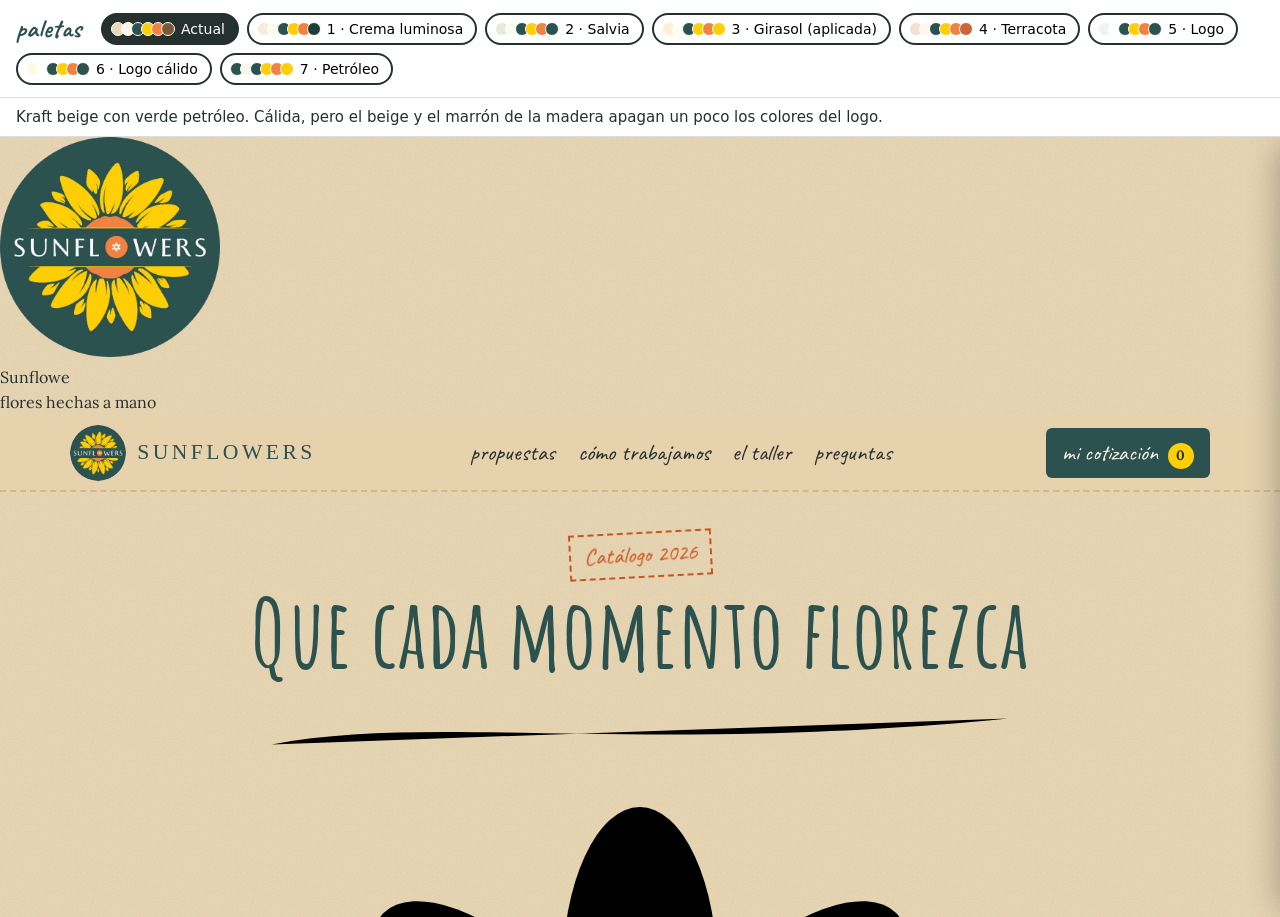
<file: ejemplos/colores.html>
<!doctype html>
<html lang="es">
<head>
  <meta charset="utf-8">
  <meta name="viewport" content="width=device-width, initial-scale=1">
  <title>Sunflowers · Paletas</title>
  <link rel="preconnect" href="https://fonts.googleapis.com">
  <link rel="preconnect" href="https://fonts.gstatic.com" crossorigin>
  <link href="https://fonts.googleapis.com/css2?family=Caveat:wght@700&display=swap" rel="stylesheet">
  <style>
    * { box-sizing: border-box; }
    body { margin: 0; font-family: system-ui, sans-serif; background: #f4f1ea; color: #26302e; }
    .bar { position: sticky; top: 0; z-index: 2; background: #fff; border-bottom: 1px solid #ddd; padding: 12px 16px; display: flex; flex-wrap: wrap; gap: 8px; align-items: center; }
    .bar h1 { font: 700 26px "Caveat", cursive; margin: 0 12px 0 0; color: #2b524f; }
    .bar button { font: inherit; font-size: 14px; border: 2px solid #26302e; background: #fff; padding: 6px 12px; border-radius: 999px; cursor: pointer; display: flex; align-items: center; gap: 6px; }
    .bar button.on { background: #26302e; color: #fff; }
    .dots { display: inline-flex; }
    .dots i { width: 14px; height: 14px; border-radius: 50%; margin-left: -4px; border: 1.5px solid #fff; }
    .info { padding: 10px 16px; font-size: 15px; background: #fff; border-bottom: 1px solid #ddd; }
    .info b { color: #c9561f; }
    iframe { display: block; width: 100%; height: calc(100vh - 120px); border: 0; }
  </style>
</head>
<body>
  <div class="bar" id="bar"><h1>paletas</h1></div>
  <div class="info" id="info"></div>
  <iframe id="frame" src="../index.html" title="Catálogo con la paleta elegida"></iframe>

  <script>
    // Los 3 colores del logo (#2b524f, #fecf07, #f28242) se mantienen en todas; cambia lo que los rodea.
    const PALETAS = [
      {
        nombre: "Actual",
        desc: "Kraft beige con verde petróleo. Cálida, pero el beige y el marrón de la madera apagan un poco los colores del logo.",
        vars: {},
        css: "",
      },
      {
        nombre: "1 · Crema luminosa",
        desc: "Fondo crema más claro y bordes verde petróleo en lugar de madera. <b>Más aire y los colores del logo resaltan más</b>; sigue siendo cálida.",
        vars: { "--kraft": "#f5ecd9", "--kraft-dark": "#e2cfa6", "--paper": "#fffaf0", "--wood": "#1f3e3b", "--rust": "#d0592a" },
        css: "",
      },
      {
        nombre: "2 · Salvia",
        desc: "Fondo verde salvia muy suave que acompaña al petróleo del logo. <b>Fresca, botánica, de vivero</b>. El amarillo y el naranja quedan como acentos.",
        vars: { "--kraft": "#e6eadb", "--kraft-dark": "#c3cdb0", "--paper": "#fbfaf2", "--wood": "#2b524f", "--leaf": "#4f7f6f", "--rust": "#c9561f" },
        css: ".top{background:rgba(230,234,219,.92)!important}",
      },
      {
        nombre: "3 · Girasol (aplicada)",
        desc: "El amarillo del logo pasa a ser protagonista: franja y detalles en amarillo con texto petróleo. <b>Muy alegre y reconocible</b>, la más fiel al logo.",
        vars: { "--kraft": "#fbf0cf", "--kraft-dark": "#ecd391", "--paper": "#fffcf1", "--wood": "#fecf07", "--rust": "#d0592a" },
        css: ".strip{background:#fecf07!important;color:#2b524f!important}.strip span::first-letter{color:#f28242!important}.top{background:rgba(251,240,207,.94)!important}.board .title h2{color:#fecf07}",
      },
      {
        nombre: "4 · Terracota",
        desc: "Fondo durazno y bordes terracota. <b>La más cálida y otoñal</b>, con el naranja del logo más presente.",
        vars: { "--kraft": "#f3e0cd", "--kraft-dark": "#dfbf9f", "--paper": "#fff7ee", "--wood": "#c9663a", "--rust": "#b94e1c" },
        css: ".top{background:rgba(243,224,205,.92)!important}",
      },
      {
        nombre: "5 · Logo",
        desc: "Solo colores del logo y sus tonos: fondo blanco con un toque de petróleo, líneas en petróleo claro, precios en naranja oscurecido. <b>Sin beige ni marrón: 100% la marca.</b>",
        vars: { "--kraft": "#eef4f2", "--kraft-dark": "#b7cdc9", "--paper": "#ffffff", "--wood": "#2b524f", "--leaf": "#4e7a75", "--rust": "#c4561d", "--ink": "#1d3634" },
        css: "body{background-image:none!important}.top{background:rgba(238,244,242,.94)!important}.sheet__art,.q-item__art{background:#e1ebe9!important}",
      },
      {
        nombre: "6 · Logo cálido",
        desc: "Igual que la 5 pero con el fondo teñido del amarillo del logo y la franja en amarillo. <b>Marca pura, más luminosa y cálida.</b>",
        vars: { "--kraft": "#fff9e0", "--kraft-dark": "#f2dc8a", "--paper": "#ffffff", "--wood": "#2b524f", "--leaf": "#4e7a75", "--rust": "#c4561d", "--ink": "#1d3634" },
        css: "body{background-image:none!important}.top{background:rgba(255,249,224,.94)!important}.strip{background:#fecf07!important;color:#2b524f!important}.strip span::first-letter{color:#f28242!important}.sheet__art,.q-item__art{background:#fff1bf!important}",
      },
      {
        nombre: "7 · Petróleo",
        desc: "Fondo verde petróleo del logo, como el botón de cotización. Títulos y detalles en amarillo, acentos naranja; etiquetas y fotos en papel claro.",
        vars: { "--kraft": "#2b524f", "--paper": "#fcf6e8", "--wood": "#fecf07" },
        css: "",
        oscura: true,
      },
    ];
    // Las paletas 0–6 se armaron sobre la versión clara del sitio (copia en ejemplos/css/)
    PALETAS.forEach((p) => { if (!p.oscura) p.claro = true; });

    const frame = document.getElementById("frame");
    const bar = document.getElementById("bar");
    const info = document.getElementById("info");
    let actual = Number(location.hash.slice(1)) || 0;

    const color = (p, v, fallback) => p.vars[v] || fallback;
    PALETAS.forEach((p, i) => {
      const b = document.createElement("button");
      b.innerHTML = `<span class="dots">${[color(p, "--kraft", "#ead9b8"), color(p, "--paper", "#fcf6e8"), "#2b524f", "#fecf07", "#f28242", color(p, "--wood", "#7a5a36")]
        .map((c) => `<i style="background:${c}"></i>`).join("")}</span>${p.nombre}`;
      b.onclick = () => { actual = i; location.hash = i; aplicar(); };
      bar.appendChild(b);
    });

    function aplicar() {
      const p = PALETAS[actual];
      bar.querySelectorAll("button").forEach((b, i) => b.classList.toggle("on", i === actual));
      info.innerHTML = p.desc;
      const doc = frame.contentDocument;
      if (!doc || !doc.documentElement) return;
      const root = doc.documentElement;
      const link = doc.querySelector('link[href*="catalogo"]');
      const href = p.oscura ? "ejemplos/css/catalogo-petroleo.css" : "ejemplos/css/catalogo-claro.css";
      if (link && link.getAttribute("href") !== href) link.setAttribute("href", href);
      root.removeAttribute("style");
      if (!p.oscura) Object.entries(p.vars).forEach(([k, v]) => root.style.setProperty(k, v));
      let st = doc.getElementById("paleta-extra");
      if (!st) { st = doc.createElement("style"); st.id = "paleta-extra"; doc.head.appendChild(st); }
      st.textContent = p.css;
    }
    frame.addEventListener("load", aplicar);
    aplicar();
  </script>
</body>
</html>
</file>
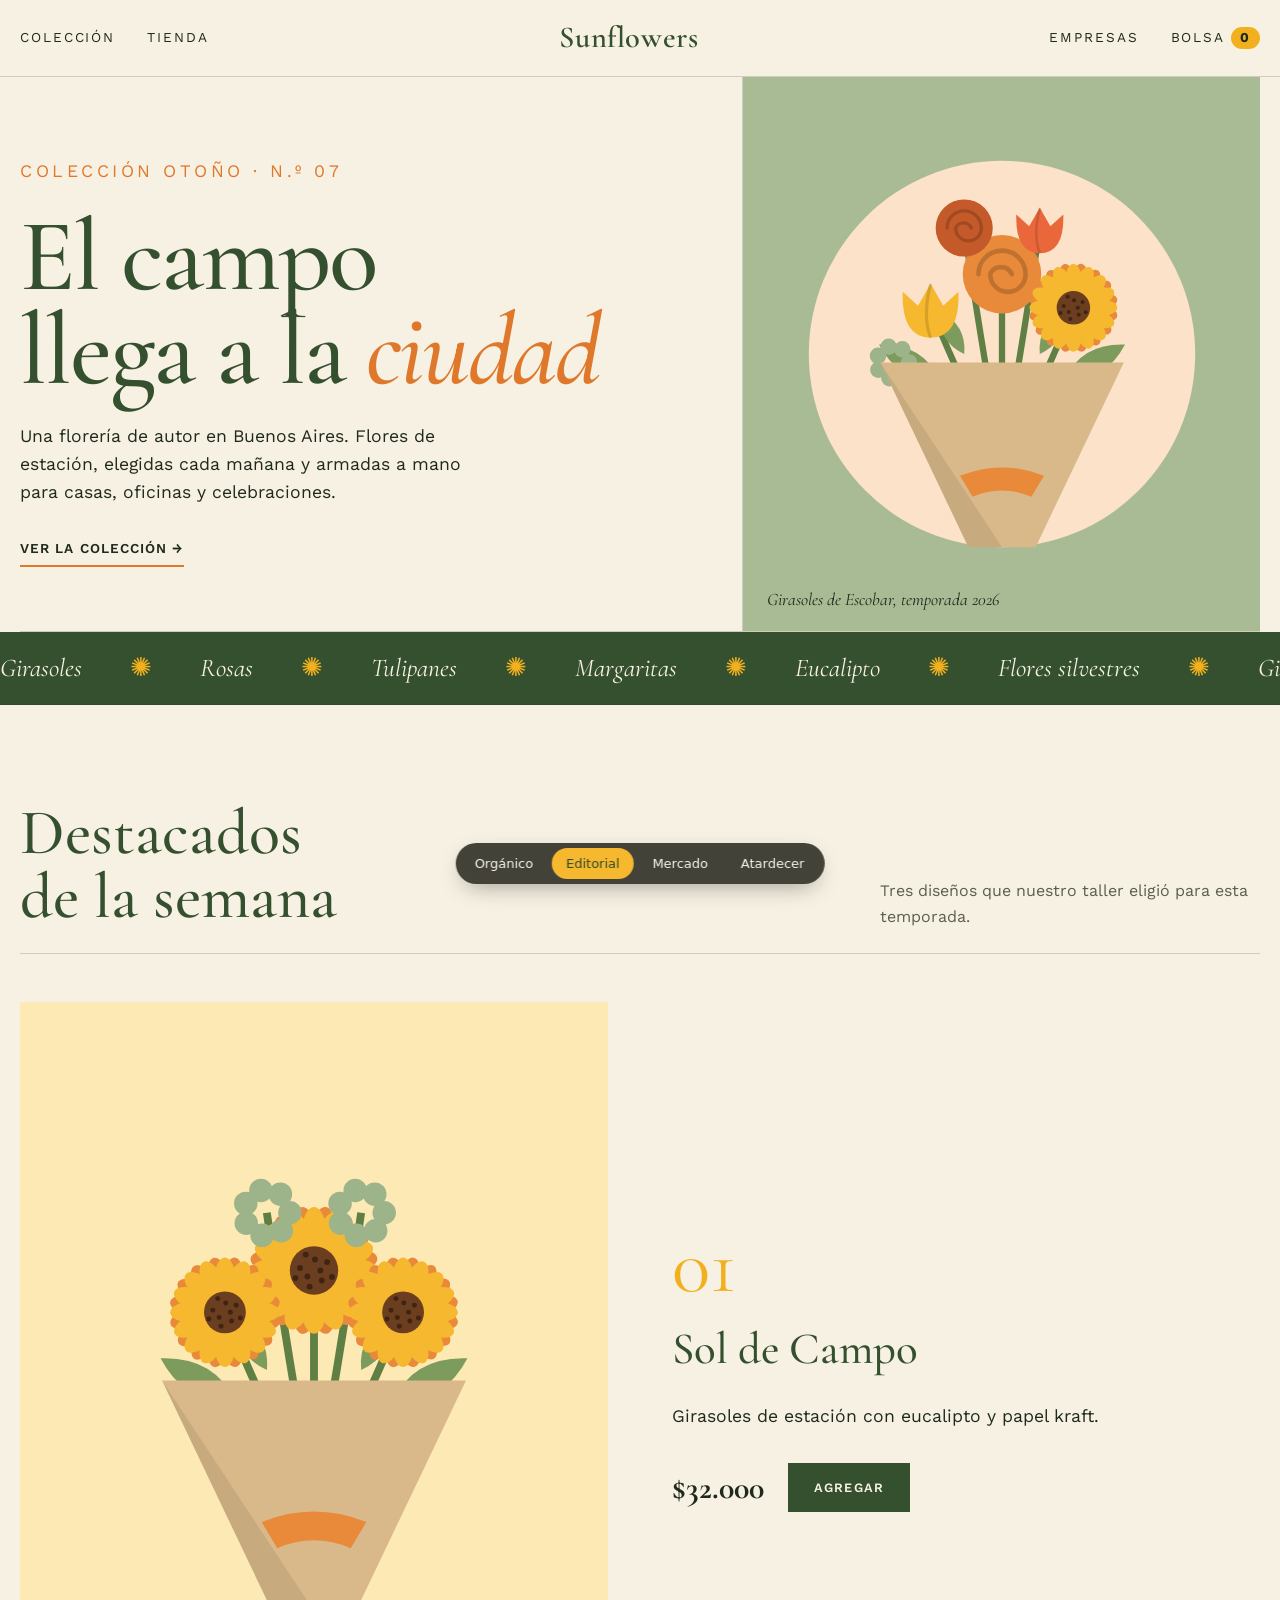
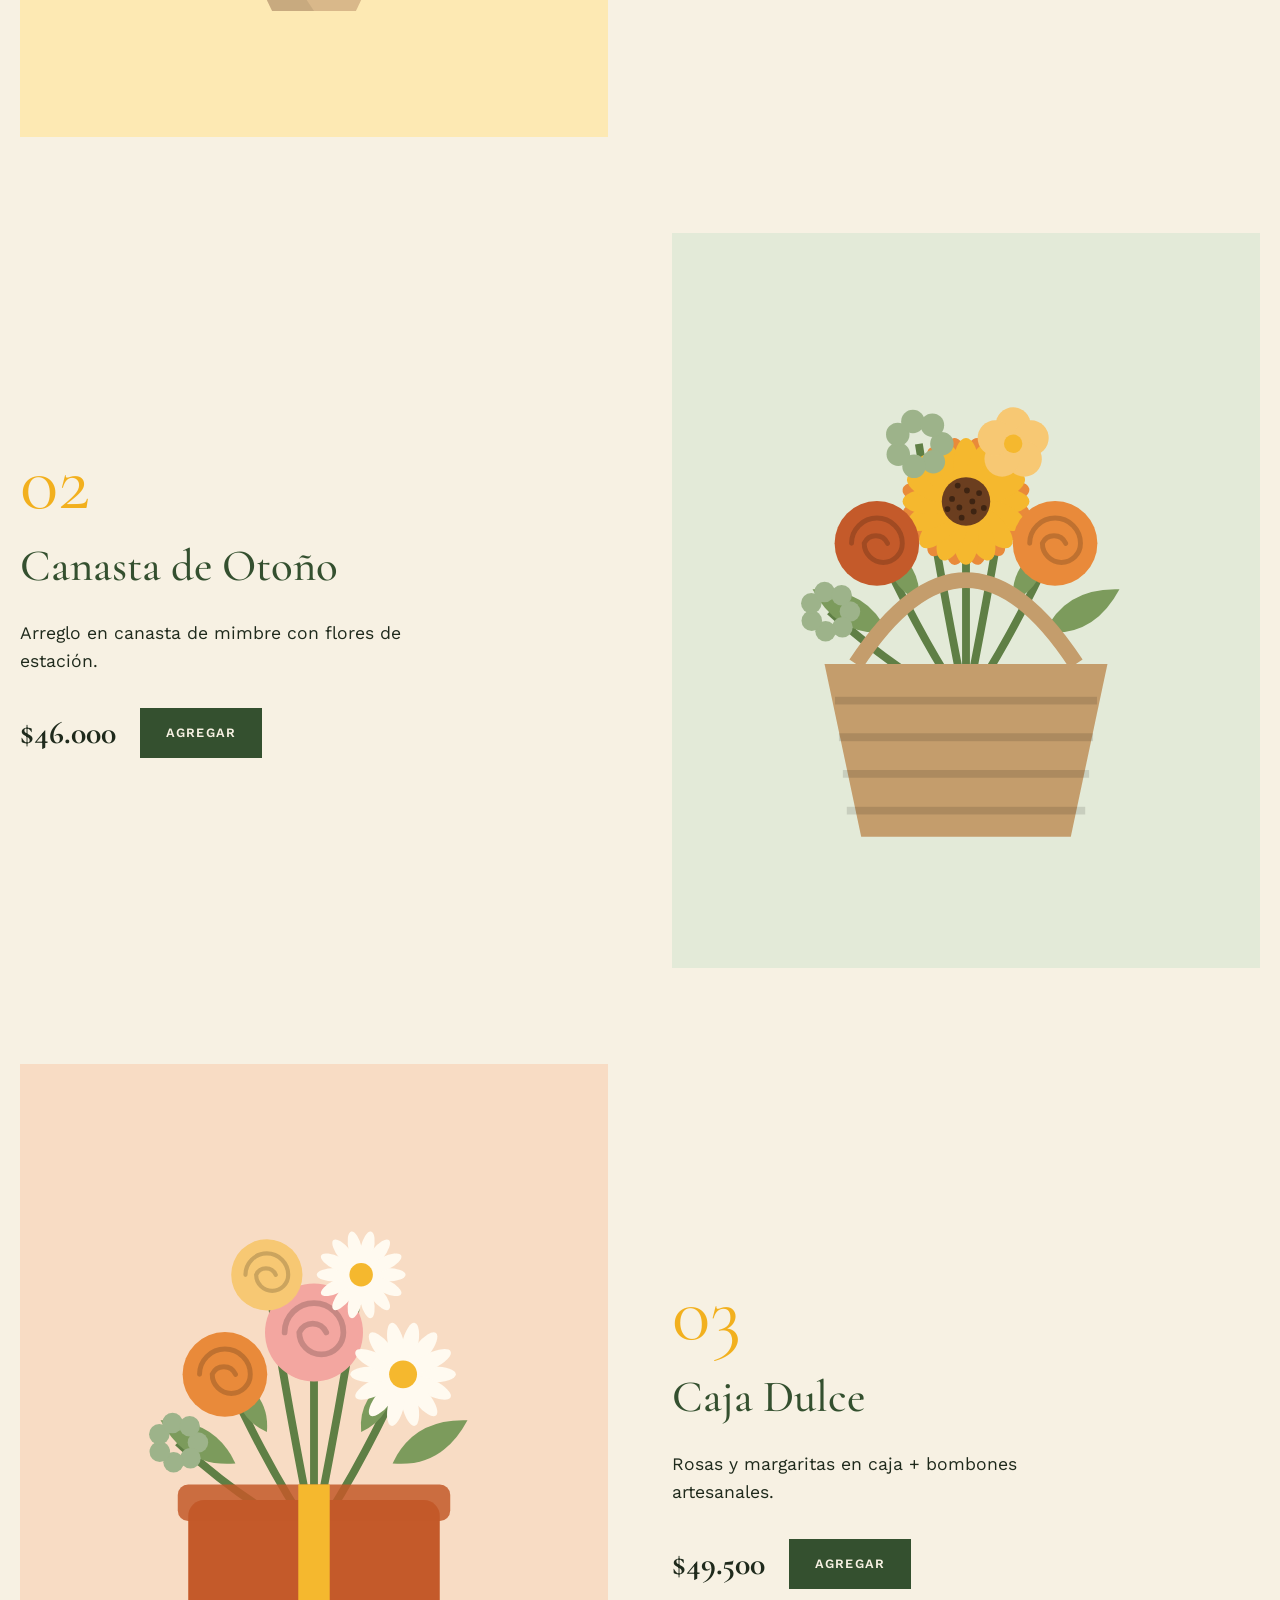
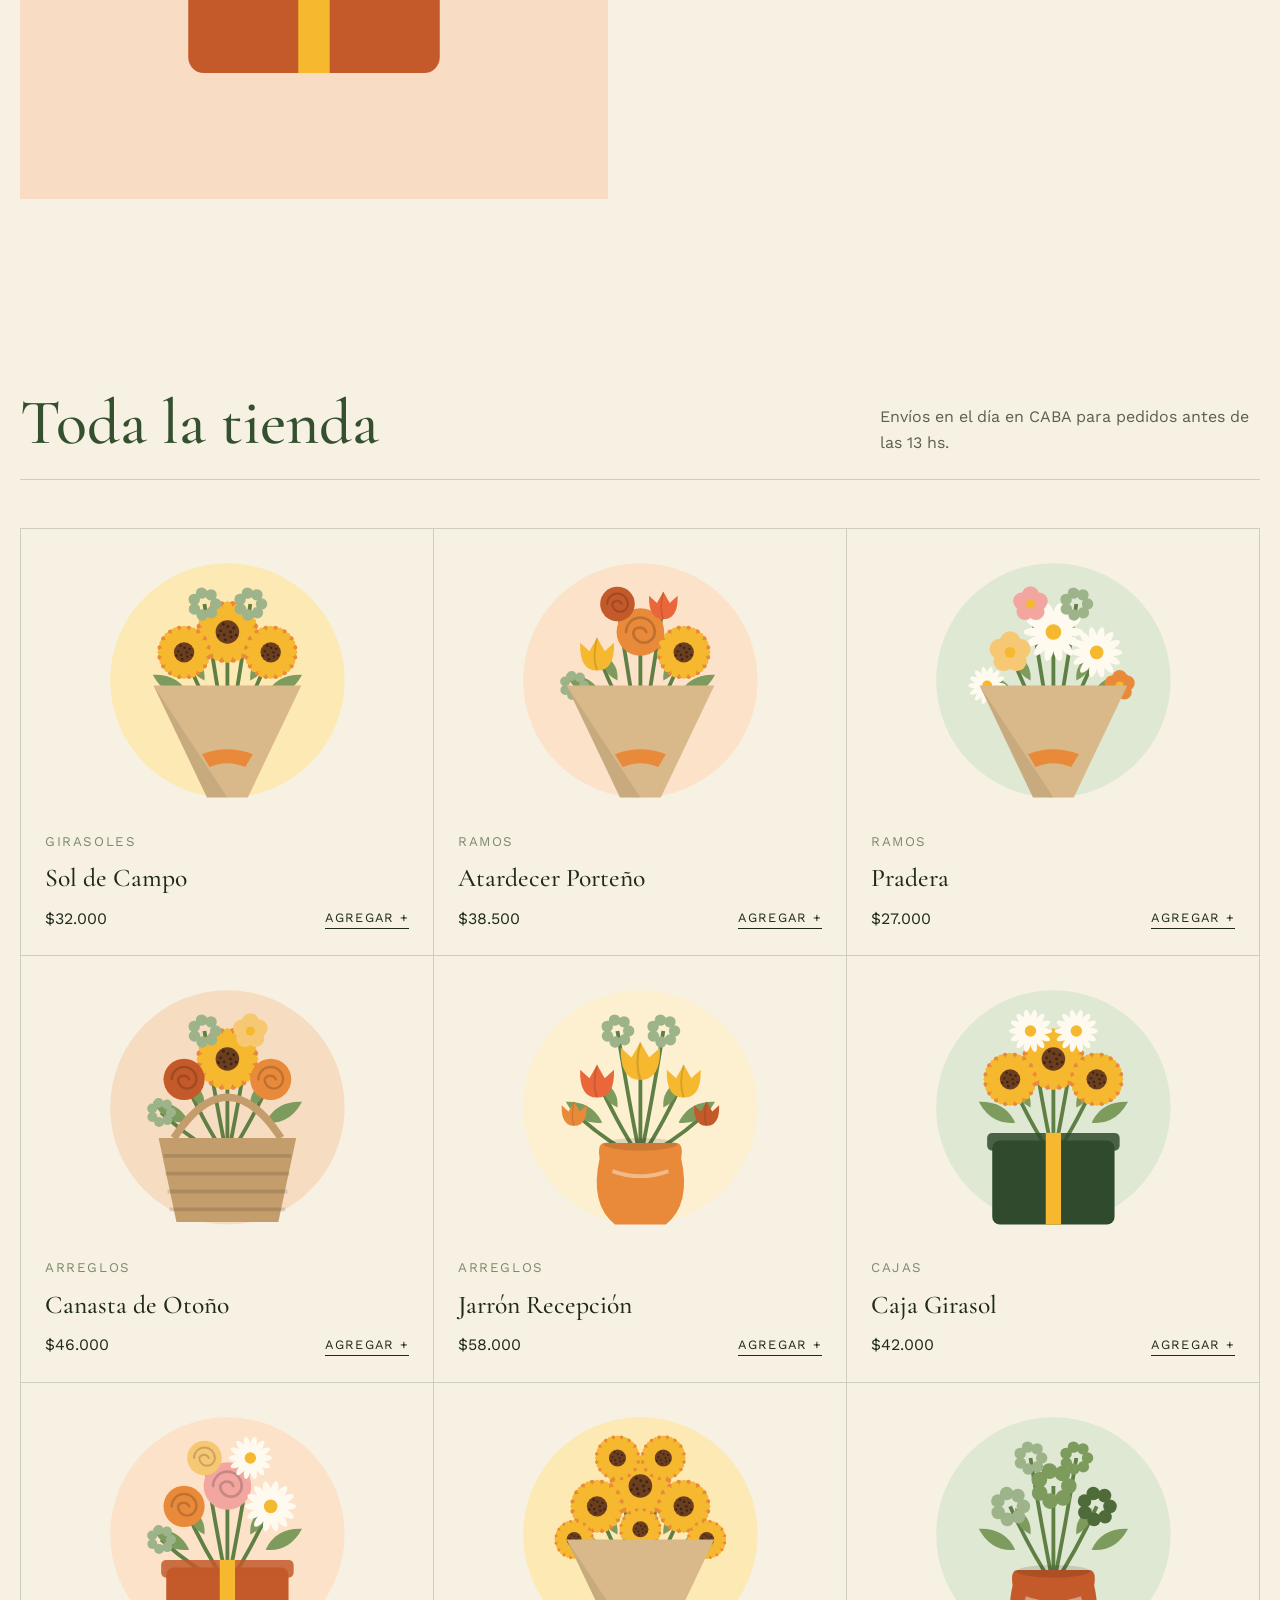
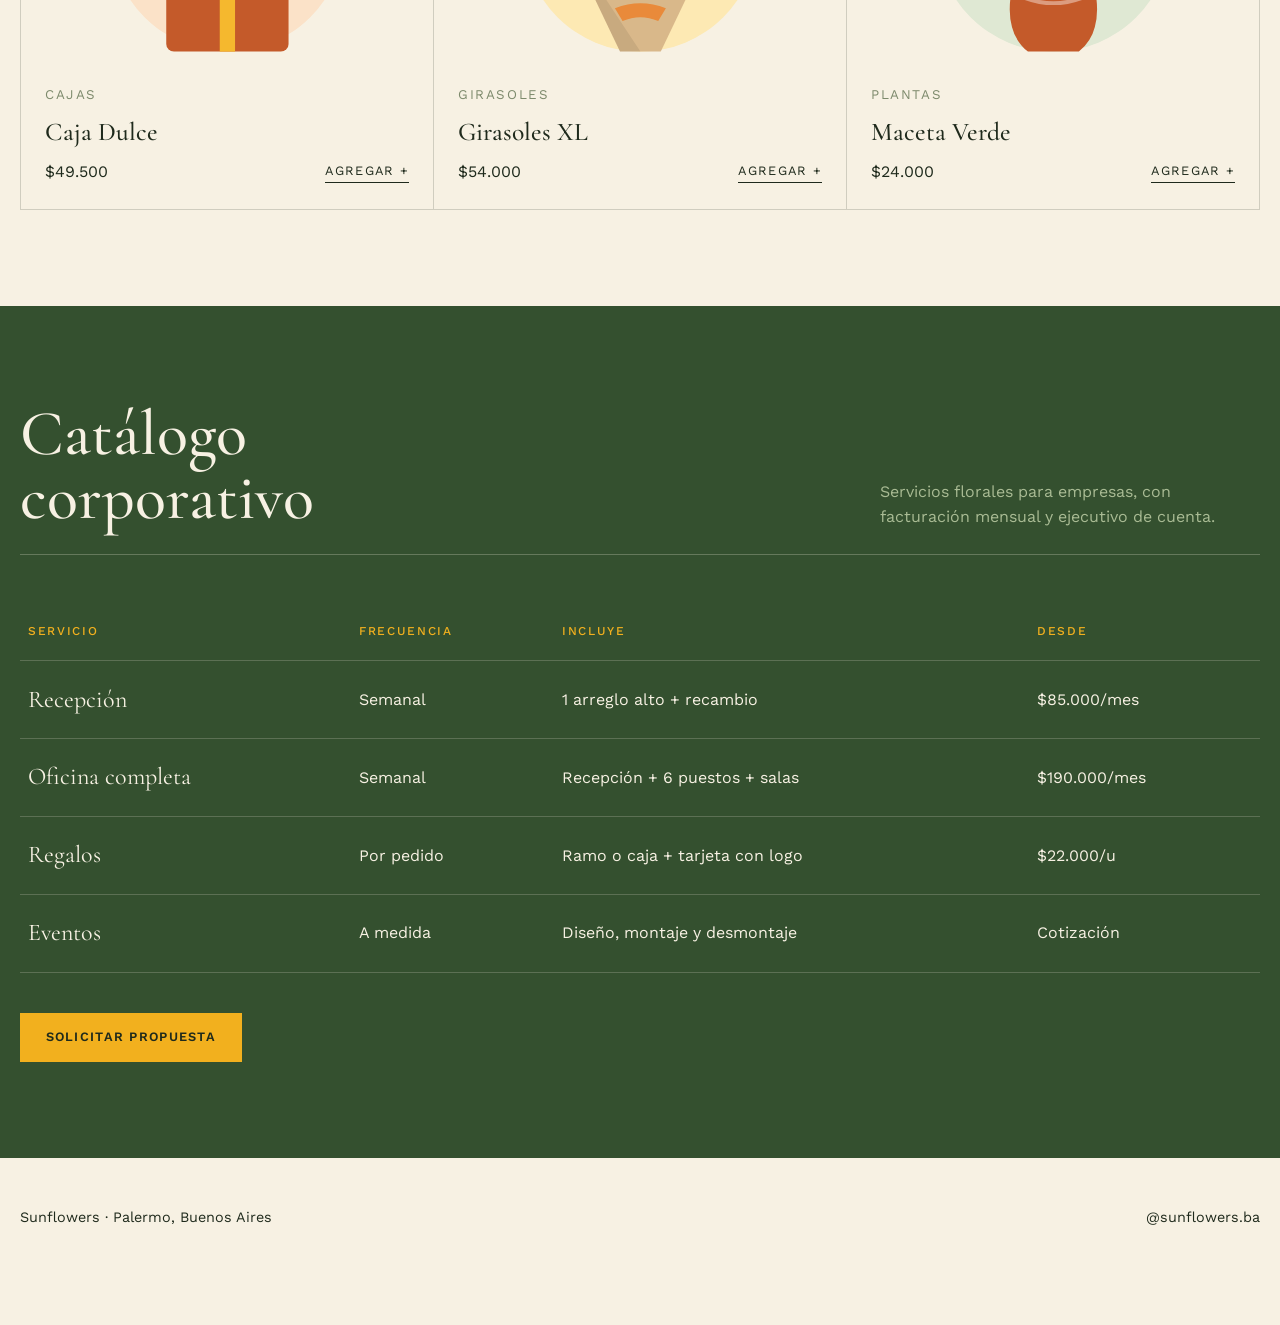
<file: ejemplos/editorial.html>
<!doctype html>
<html lang="es">
<head>
  <meta charset="utf-8">
  <meta name="viewport" content="width=device-width, initial-scale=1">
  <title>Sunflowers · Editorial</title>
  <link rel="preconnect" href="https://fonts.googleapis.com">
  <link rel="preconnect" href="https://fonts.gstatic.com" crossorigin>
  <link href="https://fonts.googleapis.com/css2?family=Cormorant+Garamond:ital,wght@0,500;0,600;1,500&family=Work+Sans:wght@400;500;600&display=swap" rel="stylesheet">
  <style>
    :root {
      --bg: #f7f1e3; --ink: #1f2a1c; --green: #34502f; --sage: #a9bb94;
      --sun: #f2b01e; --orange: #e0782c; --line: rgba(31, 42, 28, .18);
      --serif: "Cormorant Garamond", Georgia, serif; --sans: "Work Sans", system-ui, sans-serif;
    }
    * { box-sizing: border-box; margin: 0; padding: 0; }
    html { scroll-behavior: smooth; }
    body { background: var(--bg); color: var(--ink); font-family: var(--sans); line-height: 1.6; overflow-x: hidden; }
    a { color: inherit; text-decoration: none; }
    button { font: inherit; cursor: pointer; border: 0; background: none; color: inherit; }
    .wrap { width: min(1240px, 100% - 32px); margin-inline: auto; }

    header { border-bottom: 1px solid var(--line); }
    .top { display: flex; justify-content: space-between; align-items: center; height: 76px; font-size: .85rem; letter-spacing: .14em; text-transform: uppercase; }
    .top nav { display: flex; gap: 2rem; }
    .brand { font-family: var(--serif); font-size: 1.9rem; letter-spacing: .02em; text-transform: none; font-weight: 600; color: var(--green); }
    .bag { display: flex; gap: .4rem; align-items: center; }
    .bag b { background: var(--sun); border-radius: 999px; padding: 0 .55rem; color: var(--ink); }

    .hero { display: grid; grid-template-columns: 1.4fr 1fr; border-bottom: 1px solid var(--line); }
    .hero__text { padding: 5rem 3rem 4rem 0; border-right: 1px solid var(--line); }
    .issue { font-size: .8rem; letter-spacing: .2em; text-transform: uppercase; color: var(--orange); }
    h1 { font-family: var(--serif); font-weight: 500; font-size: clamp(3.2rem, 8vw, 7.5rem); line-height: .92; letter-spacing: -.02em; margin: 1.5rem 0; color: var(--green); }
    h1 i { color: var(--orange); }
    .hero__text p { max-width: 44ch; font-size: 1.1rem; }
    .cta { display: inline-block; margin-top: 2rem; padding-bottom: .3rem; border-bottom: 2px solid var(--orange); font-weight: 600; letter-spacing: .08em; text-transform: uppercase; font-size: .85rem; }
    .hero__art { background: var(--sage); display: grid; place-items: center; padding: 2rem; position: relative; }
    .hero__art svg { width: 100%; max-width: 420px; }
    .hero__art figcaption { position: absolute; bottom: 1rem; left: 1.5rem; font-family: var(--serif); font-style: italic; font-size: 1.1rem; }

    .ticker { overflow: hidden; border-bottom: 1px solid var(--line); background: var(--green); color: var(--bg); }
    .ticker div { display: flex; gap: 3rem; padding: 1rem 0; white-space: nowrap; animation: scroll 30s linear infinite; font-family: var(--serif); font-size: 1.6rem; font-style: italic; }
    .ticker span::after { content: "✺"; color: var(--sun); margin-left: 3rem; font-style: normal; }
    @keyframes scroll { to { transform: translateX(-50%); } }

    section { padding: 6rem 0; }
    .head { display: flex; justify-content: space-between; align-items: end; gap: 2rem; border-bottom: 1px solid var(--line); padding-bottom: 1.5rem; margin-bottom: 3rem; }
    h2 { font-family: var(--serif); font-weight: 500; font-size: clamp(2.4rem, 5vw, 4rem); line-height: 1; color: var(--green); }
    .head p { max-width: 38ch; color: #5a5f4f; }

    .feature { display: grid; grid-template-columns: 1fr 1fr; gap: 4rem; align-items: center; margin-bottom: 6rem; }
    .feature:nth-child(even) .feature__art { order: 2; }
    .feature__art { aspect-ratio: 4/5; display: grid; place-items: center; padding: 2rem; }
    .feature__art svg { width: 100%; }
    .num { font-family: var(--serif); font-size: 5rem; line-height: 1; color: var(--sun); }
    .feature h3 { font-family: var(--serif); font-weight: 500; font-size: 2.8rem; color: var(--green); margin: .5rem 0 1rem; }
    .feature p { font-size: 1.1rem; max-width: 40ch; }
    .buy { display: flex; align-items: center; gap: 1.5rem; margin-top: 2rem; }
    .buy strong { font-family: var(--serif); font-size: 2rem; }
    .btn { padding: .9rem 1.6rem; background: var(--green); color: var(--bg); letter-spacing: .1em; text-transform: uppercase; font-size: .8rem; font-weight: 600; transition: background .2s; }
    .btn:hover { background: var(--orange); }

    .list { display: grid; grid-template-columns: repeat(3, 1fr); border-top: 1px solid var(--line); border-left: 1px solid var(--line); }
    .item { border-right: 1px solid var(--line); border-bottom: 1px solid var(--line); padding: 1.5rem; display: flex; flex-direction: column; gap: .4rem; transition: background .3s; }
    .item:hover { background: #fff8e6; }
    .item svg { width: 70%; margin: 0 auto 1rem; }
    .item h4 { font-family: var(--serif); font-size: 1.6rem; font-weight: 500; }
    .item .row { display: flex; justify-content: space-between; align-items: center; margin-top: auto; }
    .item .add { border-bottom: 1px solid currentColor; font-size: .8rem; text-transform: uppercase; letter-spacing: .1em; }

    .b2b { background: var(--green); color: var(--bg); }
    .b2b h2 { color: var(--bg); }
    .b2b .head { border-color: rgba(247, 241, 227, .25); }
    .b2b .head p { color: var(--sage); }
    table { width: 100%; border-collapse: collapse; font-size: 1rem; }
    th, td { text-align: left; padding: 1.2rem .5rem; border-bottom: 1px solid rgba(247, 241, 227, .2); }
    th { font-size: .75rem; letter-spacing: .14em; text-transform: uppercase; color: var(--sun); font-weight: 500; }
    td:first-child { font-family: var(--serif); font-size: 1.5rem; }
    .b2b .btn { background: var(--sun); color: var(--ink); margin-top: 2.5rem; display: inline-block; }

    footer { padding: 3rem 0 6rem; font-size: .9rem; display: flex; justify-content: space-between; flex-wrap: wrap; gap: 1rem; }

    @media (max-width: 860px) {
      .top nav { display: none; }
      .hero, .feature { grid-template-columns: 1fr; }
      .hero__text { border-right: 0; padding: 3rem 0; }
      .feature:nth-child(even) .feature__art { order: 0; }
      .feature { gap: 1.5rem; margin-bottom: 4rem; }
      .list { grid-template-columns: 1fr 1fr; }
      .head { flex-direction: column; align-items: start; }
      table { font-size: .9rem; }
      td:first-child { font-size: 1.2rem; }
    }
    @media (max-width: 520px) { .list { grid-template-columns: 1fr; } th:nth-child(3), td:nth-child(3) { display: none; } }
  </style>
</head>
<body>
  <header>
    <div class="wrap top">
      <nav><a href="#coleccion">Colección</a><a href="#tienda">Tienda</a></nav>
      <a href="#" class="brand">Sunflowers</a>
      <nav><a href="#empresas">Empresas</a><a href="index.html#carrito" class="bag">Bolsa <b data-cart-count>0</b></a></nav>
    </div>
  </header>

  <div class="wrap hero">
    <div class="hero__text">
      <p class="issue">Colección otoño · N.º 07</p>
      <h1>El campo<br>llega a la <i>ciudad</i></h1>
      <p>Una florería de autor en Buenos Aires. Flores de estación, elegidas cada mañana y armadas a mano para casas, oficinas y celebraciones.</p>
      <a href="#coleccion" class="cta">Ver la colección →</a>
    </div>
    <figure class="hero__art" id="heroArt"><figcaption>Girasoles de Escobar, temporada 2026</figcaption></figure>
  </div>

  <div class="ticker"><div id="ticker"></div></div>

  <section id="coleccion">
    <div class="wrap">
      <div class="head"><h2>Destacados<br>de la semana</h2><p>Tres diseños que nuestro taller eligió para esta temporada.</p></div>
      <div id="features"></div>
    </div>
  </section>

  <section id="tienda" style="padding-top:0">
    <div class="wrap">
      <div class="head"><h2>Toda la tienda</h2><p>Envíos en el día en CABA para pedidos antes de las 13 hs.</p></div>
      <div class="list" id="list"></div>
    </div>
  </section>

  <section class="b2b" id="empresas">
    <div class="wrap">
      <div class="head"><h2>Catálogo<br>corporativo</h2><p>Servicios florales para empresas, con facturación mensual y ejecutivo de cuenta.</p></div>
      <table>
        <thead><tr><th>Servicio</th><th>Frecuencia</th><th>Incluye</th><th>Desde</th></tr></thead>
        <tbody>
          <tr><td>Recepción</td><td>Semanal</td><td>1 arreglo alto + recambio</td><td>$85.000/mes</td></tr>
          <tr><td>Oficina completa</td><td>Semanal</td><td>Recepción + 6 puestos + salas</td><td>$190.000/mes</td></tr>
          <tr><td>Regalos</td><td>Por pedido</td><td>Ramo o caja + tarjeta con logo</td><td>$22.000/u</td></tr>
          <tr><td>Eventos</td><td>A medida</td><td>Diseño, montaje y desmontaje</td><td>Cotización</td></tr>
        </tbody>
      </table>
      <a href="index.html#empresas" class="btn">Solicitar propuesta</a>
    </div>
  </section>

  <footer class="wrap"><span>Sunflowers · Palermo, Buenos Aires</span><span>@sunflowers.ba</span></footer>

  <script src="js/flowers.js"></script>
  <script src="js/products.js"></script>
  <script src="js/demo.js"></script>
  <script>
    document.getElementById("heroArt").insertAdjacentHTML("afterbegin", Flowers.bouquet(PRODUCTS[1].art));

    const words = ["Girasoles", "Rosas", "Tulipanes", "Margaritas", "Eucalipto", "Flores silvestres"];
    document.getElementById("ticker").innerHTML = [...words, ...words].map((w) => `<span>${w}</span>`).join("");

    const featured = [PRODUCTS[0], PRODUCTS[3], PRODUCTS[6]];
    const tints = ["#fde9b3", "#e3ead8", "#f8dcc4"];
    document.getElementById("features").innerHTML = featured.map((p, i) => `
      <article class="feature">
        <div class="feature__art" style="background:${tints[i]}">${Flowers.bouquet({ ...p.art, bg: null })}</div>
        <div>
          <span class="num">0${i + 1}</span>
          <h3>${p.name}</h3>
          <p>${p.desc}</p>
          <div class="buy"><strong>${Demo.money(p.price)}</strong><button class="btn" data-add="${p.id}">Agregar</button></div>
        </div>
      </article>`).join("");

    document.getElementById("list").innerHTML = PRODUCTS.map((p) => `
      <div class="item">
        ${Flowers.bouquet(p.art)}
        <small style="letter-spacing:.12em;text-transform:uppercase;color:#7d8a6c">${p.category}</small>
        <h4>${p.name}</h4>
        <div class="row"><span>${Demo.money(p.price)}</span><button class="add" data-add="${p.id}">Agregar +</button></div>
      </div>`).join("");
  </script>
</body>
</html>
</file>
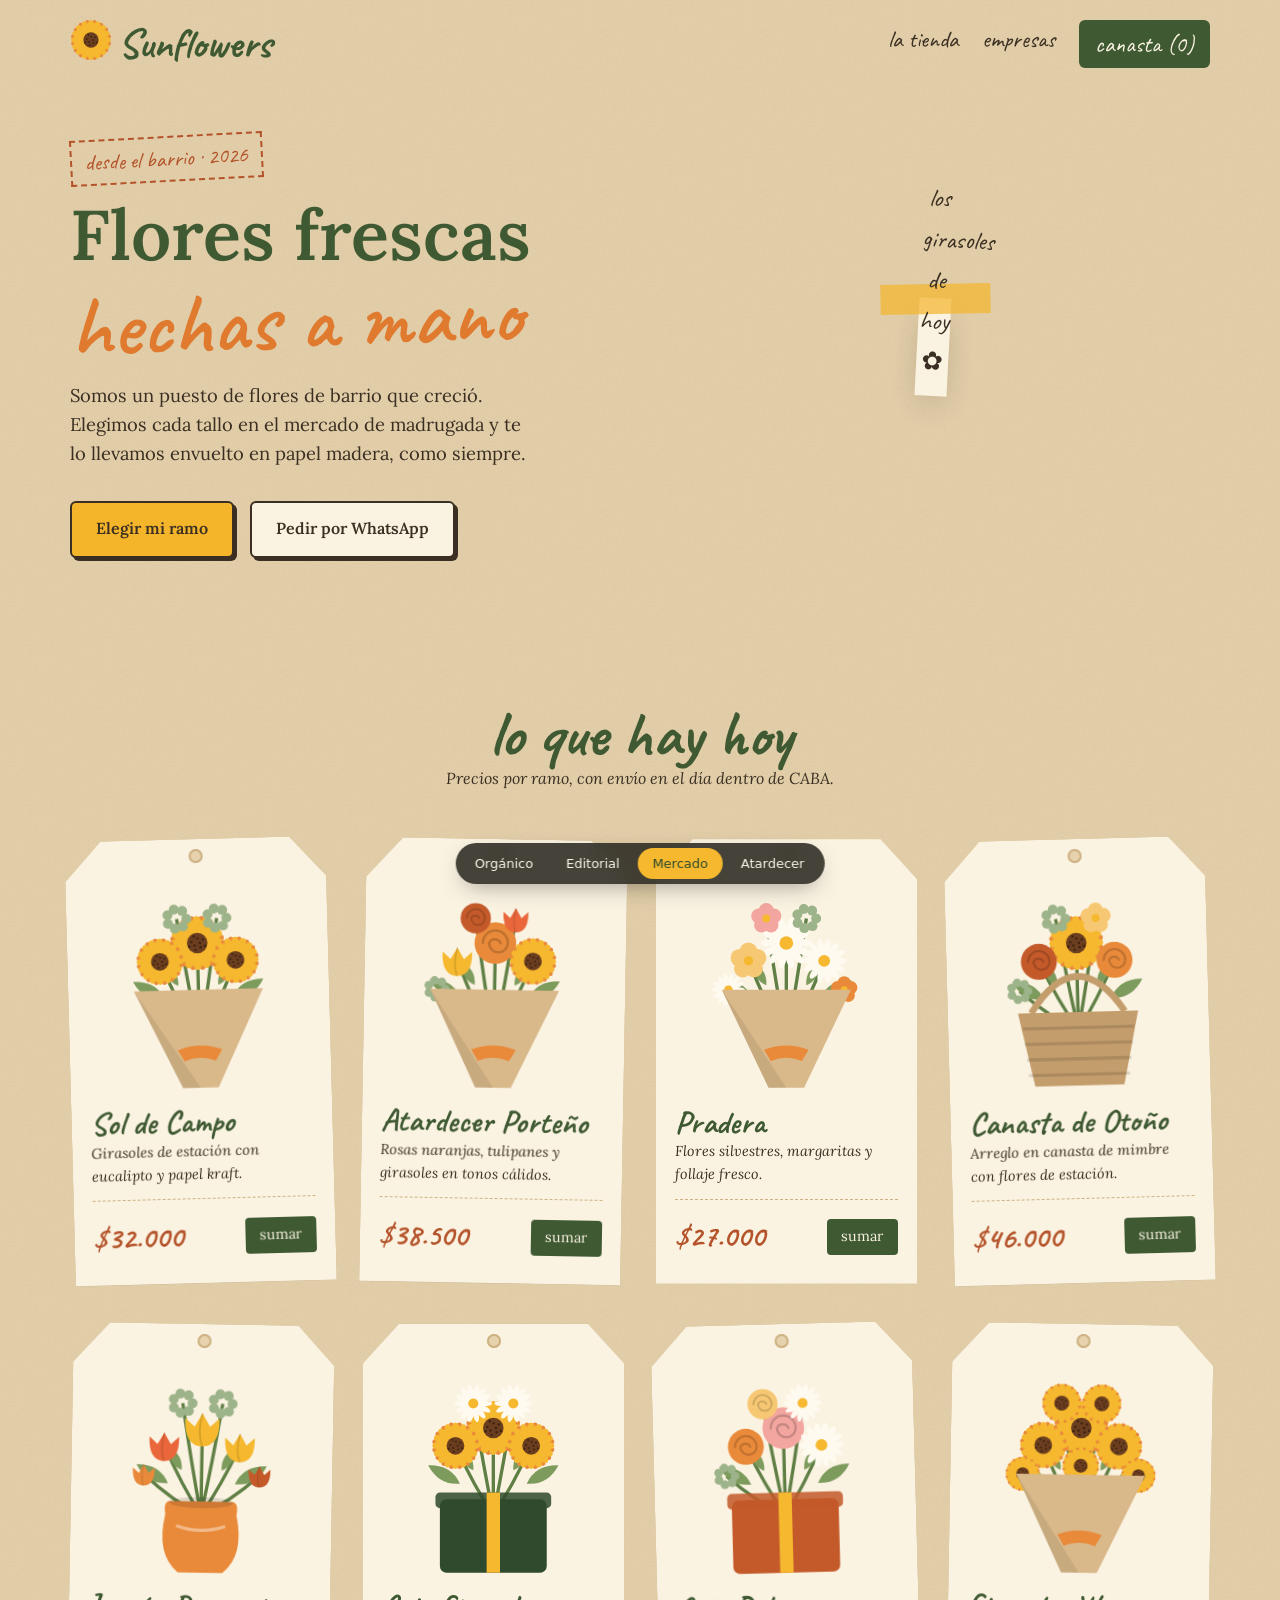
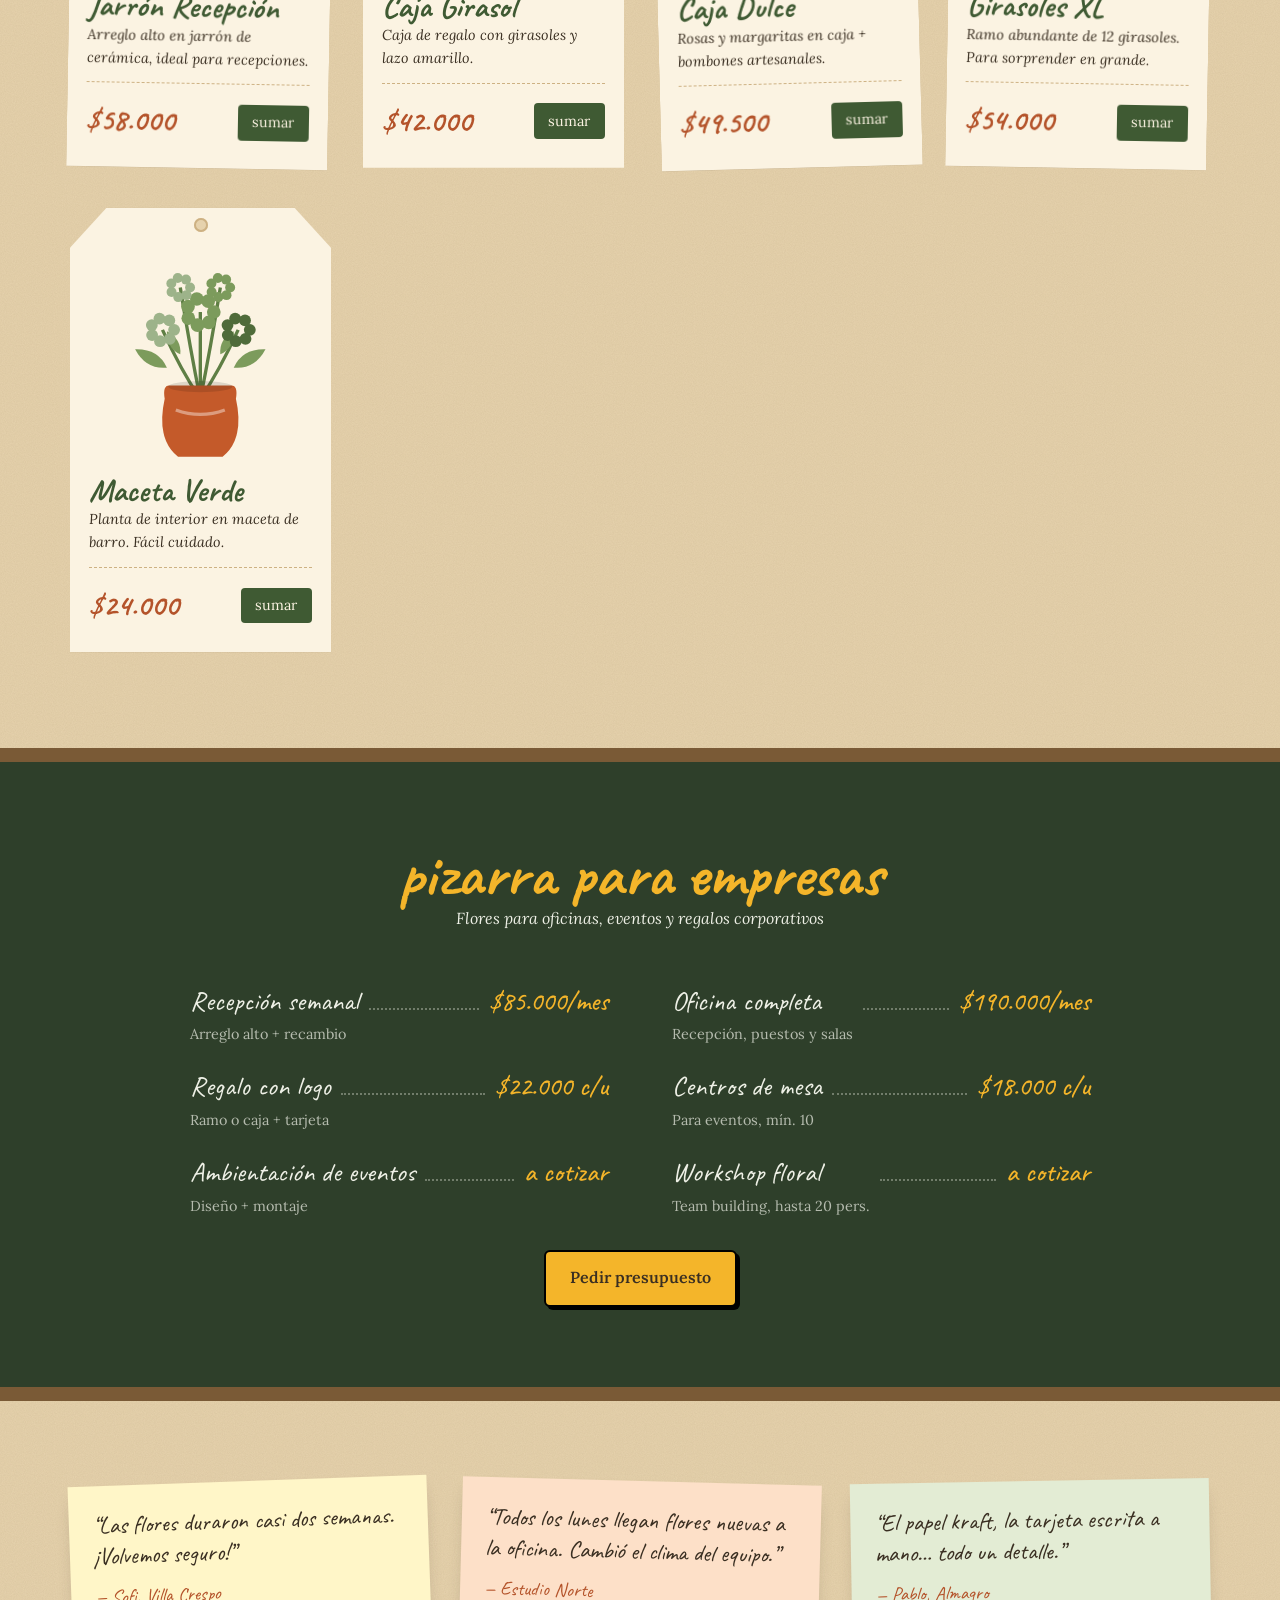
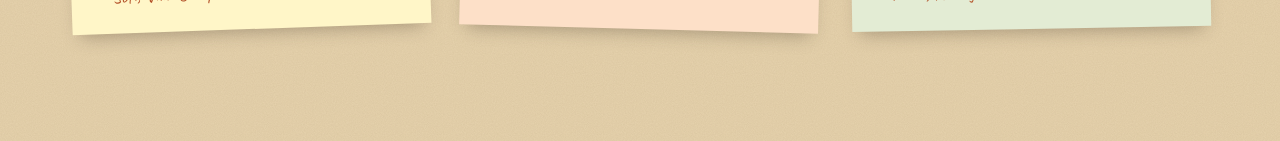
<file: ejemplos/mercado.html>
<!doctype html>
<html lang="es">
<head>
  <meta charset="utf-8">
  <meta name="viewport" content="width=device-width, initial-scale=1">
  <title>Sunflowers · Mercado</title>
  <link rel="preconnect" href="https://fonts.googleapis.com">
  <link rel="preconnect" href="https://fonts.gstatic.com" crossorigin>
  <link href="https://fonts.googleapis.com/css2?family=Caveat:wght@500;700&family=Lora:ital,wght@0,400;0,600;1,400&display=swap" rel="stylesheet">
  <style>
    :root {
      --kraft: #e6d2ad; --kraft-dark: #cdb183; --paper: #fbf3e2; --board: #2e3f2a;
      --green: #3f5a33; --sun: #f4b52a; --orange: #df7a2e; --rust: #b4532a; --ink: #3a2f22;
      --hand: "Caveat", cursive; --serif: "Lora", Georgia, serif;
    }
    * { box-sizing: border-box; margin: 0; padding: 0; }
    html { scroll-behavior: smooth; }
    body {
      font-family: var(--serif); color: var(--ink); line-height: 1.6; overflow-x: hidden;
      background-color: var(--kraft);
      background-image: url("data:image/svg+xml,%3Csvg xmlns='http://www.w3.org/2000/svg' width='160' height='160'%3E%3Cfilter id='n'%3E%3CfeTurbulence type='fractalNoise' baseFrequency='.9' numOctaves='3'/%3E%3CfeColorMatrix values='0 0 0 0 .4 0 0 0 0 .3 0 0 0 0 .15 0 0 0 .18 0'/%3E%3C/filter%3E%3Crect width='100%25' height='100%25' filter='url(%23n)'/%3E%3C/svg%3E");
    }
    a { color: inherit; text-decoration: none; }
    button { font: inherit; cursor: pointer; border: 0; background: none; color: inherit; }
    .wrap { width: min(1140px, 100% - 32px); margin-inline: auto; }
    .hand { font-family: var(--hand); }

    header { padding: 1.2rem 0; }
    .bar { display: flex; justify-content: space-between; align-items: center; gap: 1rem; }
    .logo { font-family: var(--hand); font-size: 2.6rem; font-weight: 700; color: var(--green); line-height: 1; display: flex; align-items: center; gap: .4rem; }
    .logo svg { width: 42px; }
    .bar nav { display: flex; gap: 1.5rem; font-family: var(--hand); font-size: 1.5rem; }
    .bar nav a:hover { color: var(--rust); }
    .basket { background: var(--green); color: var(--paper); padding: .3rem 1rem; border-radius: 6px; }

    .hero { padding: 3rem 0 5rem; display: grid; grid-template-columns: 1fr 1fr; gap: 2rem; align-items: center; }
    .stamp { display: inline-block; border: 2px dashed var(--rust); color: var(--rust); padding: .2rem .8rem; font-family: var(--hand); font-size: 1.4rem; transform: rotate(-3deg); }
    h1 { font-size: clamp(2.6rem, 6vw, 4.4rem); line-height: 1.05; color: var(--green); margin: 1rem 0; font-weight: 600; }
    h1 .hand { color: var(--orange); font-size: 1.25em; display: block; transform: rotate(-2deg); }
    .hero p { font-size: 1.15rem; max-width: 42ch; }
    .actions { display: flex; flex-wrap: wrap; gap: 1rem; margin-top: 2rem; }
    .btn { display: inline-block; padding: .85rem 1.5rem; border-radius: 6px; font-weight: 600; box-shadow: 3px 3px 0 var(--ink); transition: transform .15s, box-shadow .15s; border: 2px solid var(--ink); }
    .btn:hover { transform: translate(-2px, -2px); box-shadow: 5px 5px 0 var(--ink); }
    .btn--sun { background: var(--sun); }
    .btn--paper { background: var(--paper); }
    .polaroid { background: var(--paper); padding: 1rem 1rem 3.5rem; box-shadow: 0 14px 30px -10px rgba(58, 47, 34, .45); transform: rotate(3deg); max-width: 440px; justify-self: center; position: relative; }
    .polaroid::before { content: ""; position: absolute; top: -14px; left: 50%; width: 110px; height: 30px; transform: translateX(-50%) rotate(-4deg); background: rgba(244, 181, 42, .7); }
    .polaroid span { position: absolute; bottom: .8rem; left: 0; right: 0; text-align: center; font-family: var(--hand); font-size: 1.6rem; }

    .section-title { text-align: center; margin-bottom: 3rem; }
    .section-title h2 { font-family: var(--hand); font-size: clamp(2.8rem, 6vw, 4rem); color: var(--green); line-height: 1; }
    .section-title p { font-style: italic; }
    .shop { padding: 4rem 0 6rem; }
    .tags { display: grid; grid-template-columns: repeat(auto-fill, minmax(230px, 1fr)); gap: 2.5rem 2rem; }
    .tag {
      background: var(--paper); padding: 2.2rem 1.2rem 1.4rem; position: relative;
      clip-path: polygon(14% 0, 86% 0, 100% 9%, 100% 100%, 0 100%, 0 9%);
      transition: transform .3s;
      filter: drop-shadow(0 8px 10px rgba(58, 47, 34, .2));
    }
    .tag:nth-child(3n+1) { transform: rotate(-1.5deg); }
    .tag:nth-child(3n+2) { transform: rotate(1deg); }
    .tag:hover { transform: rotate(0) translateY(-6px); }
    .tag::before { content: ""; position: absolute; top: 10px; left: 50%; width: 14px; height: 14px; margin-left: -7px; border-radius: 50%; background: var(--kraft); box-shadow: inset 0 0 0 2px var(--kraft-dark); }
    .tag svg { width: 100%; }
    .tag h3 { font-family: var(--hand); font-size: 2rem; color: var(--green); line-height: 1.1; }
    .tag p { font-size: .9rem; font-style: italic; min-height: 3em; }
    .tag footer { display: flex; justify-content: space-between; align-items: center; margin-top: .8rem; border-top: 1px dashed var(--kraft-dark); padding-top: .8rem; }
    .price { font-family: var(--hand); font-size: 1.9rem; color: var(--rust); font-weight: 700; }
    .tag button { background: var(--green); color: var(--paper); padding: .4rem .9rem; border-radius: 4px; font-size: .9rem; }
    .tag button:hover { background: var(--orange); }

    .board { background: var(--board); color: #eef0e6; padding: 5rem 0; border-top: 14px solid #7a5a36; border-bottom: 14px solid #7a5a36; }
    .board .section-title h2 { color: var(--sun); }
    .menu { display: grid; grid-template-columns: 1fr 1fr; gap: 1.2rem 4rem; max-width: 900px; margin: 0 auto; }
    .menu div { display: flex; align-items: baseline; gap: .6rem; font-family: var(--hand); font-size: 1.7rem; }
    .menu div::after { content: ""; order: 1; flex: 1; border-bottom: 2px dotted rgba(238, 240, 230, .35); }
    .menu b { order: 2; color: var(--sun); font-weight: 500; }
    .menu small { display: block; font-family: var(--serif); font-size: .9rem; opacity: .7; }
    .board .actions { justify-content: center; }
    .board .btn { box-shadow: 3px 3px 0 #000; border-color: #000; color: var(--ink); }

    .notes { padding: 5rem 0 7rem; display: grid; grid-template-columns: repeat(3, 1fr); gap: 2rem; }
    .note { background: #fff6c8; padding: 1.5rem; font-family: var(--hand); font-size: 1.5rem; line-height: 1.3; box-shadow: 0 10px 18px -8px rgba(58, 47, 34, .35); }
    .note:nth-child(1) { transform: rotate(-2deg); }
    .note:nth-child(2) { transform: rotate(1.5deg); background: #fde0c8; }
    .note:nth-child(3) { transform: rotate(-1deg); background: #e3ecd4; }
    .note cite { display: block; margin-top: .8rem; font-size: 1.2rem; color: var(--rust); font-style: normal; }

    @media (max-width: 820px) {
      .bar nav a:not(.basket) { display: none; }
      .hero { grid-template-columns: 1fr; }
      .menu { grid-template-columns: 1fr; }
      .notes { grid-template-columns: 1fr; }
    }
  </style>
</head>
<body>
  <header class="wrap bar">
    <a href="#" class="logo"><span id="logoMark"></span>Sunflowers</a>
    <nav>
      <a href="#tienda">la tienda</a>
      <a href="#empresas">empresas</a>
      <a href="index.html#carrito" class="basket">canasta (<span data-cart-count>0</span>)</a>
    </nav>
  </header>

  <section class="wrap hero">
    <div>
      <span class="stamp">desde el barrio · 2026</span>
      <h1>Flores frescas <span class="hand">hechas a mano</span></h1>
      <p>Somos un puesto de flores de barrio que creció. Elegimos cada tallo en el mercado de madrugada y te lo llevamos envuelto en papel madera, como siempre.</p>
      <div class="actions">
        <a href="#tienda" class="btn btn--sun">Elegir mi ramo</a>
        <a href="https://wa.me/5491100000000" class="btn btn--paper">Pedir por WhatsApp</a>
      </div>
    </div>
    <figure class="polaroid"><div id="heroArt"></div><span>los girasoles de hoy ✿</span></figure>
  </section>

  <section class="shop" id="tienda">
    <div class="wrap">
      <div class="section-title"><h2>lo que hay hoy</h2><p>Precios por ramo, con envío en el día dentro de CABA.</p></div>
      <div class="tags" id="tags"></div>
    </div>
  </section>

  <section class="board" id="empresas">
    <div class="wrap">
      <div class="section-title"><h2>pizarra para empresas</h2><p>Flores para oficinas, eventos y regalos corporativos</p></div>
      <div class="menu">
        <div><span>Recepción semanal<small>Arreglo alto + recambio</small></span><b>$85.000/mes</b></div>
        <div><span>Oficina completa<small>Recepción, puestos y salas</small></span><b>$190.000/mes</b></div>
        <div><span>Regalo con logo<small>Ramo o caja + tarjeta</small></span><b>$22.000 c/u</b></div>
        <div><span>Centros de mesa<small>Para eventos, mín. 10</small></span><b>$18.000 c/u</b></div>
        <div><span>Ambientación de eventos<small>Diseño + montaje</small></span><b>a cotizar</b></div>
        <div><span>Workshop floral<small>Team building, hasta 20 pers.</small></span><b>a cotizar</b></div>
      </div>
      <div class="actions"><a href="index.html#empresas" class="btn btn--sun">Pedir presupuesto</a></div>
    </div>
  </section>

  <section class="wrap notes">
    <blockquote class="note">“Las flores duraron casi dos semanas. ¡Volvemos seguro!”<cite>— Sofi, Villa Crespo</cite></blockquote>
    <blockquote class="note">“Todos los lunes llegan flores nuevas a la oficina. Cambió el clima del equipo.”<cite>— Estudio Norte</cite></blockquote>
    <blockquote class="note">“El papel kraft, la tarjeta escrita a mano… todo un detalle.”<cite>— Pablo, Almagro</cite></blockquote>
  </section>

  <script src="js/flowers.js"></script>
  <script src="js/products.js"></script>
  <script src="js/demo.js"></script>
  <script>
    document.getElementById("logoMark").innerHTML = Flowers.single("sunflower");
    document.getElementById("heroArt").innerHTML = Flowers.bouquet({ ...PRODUCTS[7].art, bg: "#f6e7c4" });
    document.getElementById("tags").innerHTML = PRODUCTS.map((p) => `
      <article class="tag">
        ${Flowers.bouquet({ ...p.art, bg: null })}
        <h3>${p.name}</h3>
        <p>${p.desc}</p>
        <footer><span class="price">${Demo.money(p.price)}</span><button data-add="${p.id}">sumar</button></footer>
      </article>`).join("");
  </script>
</body>
</html>
</file>
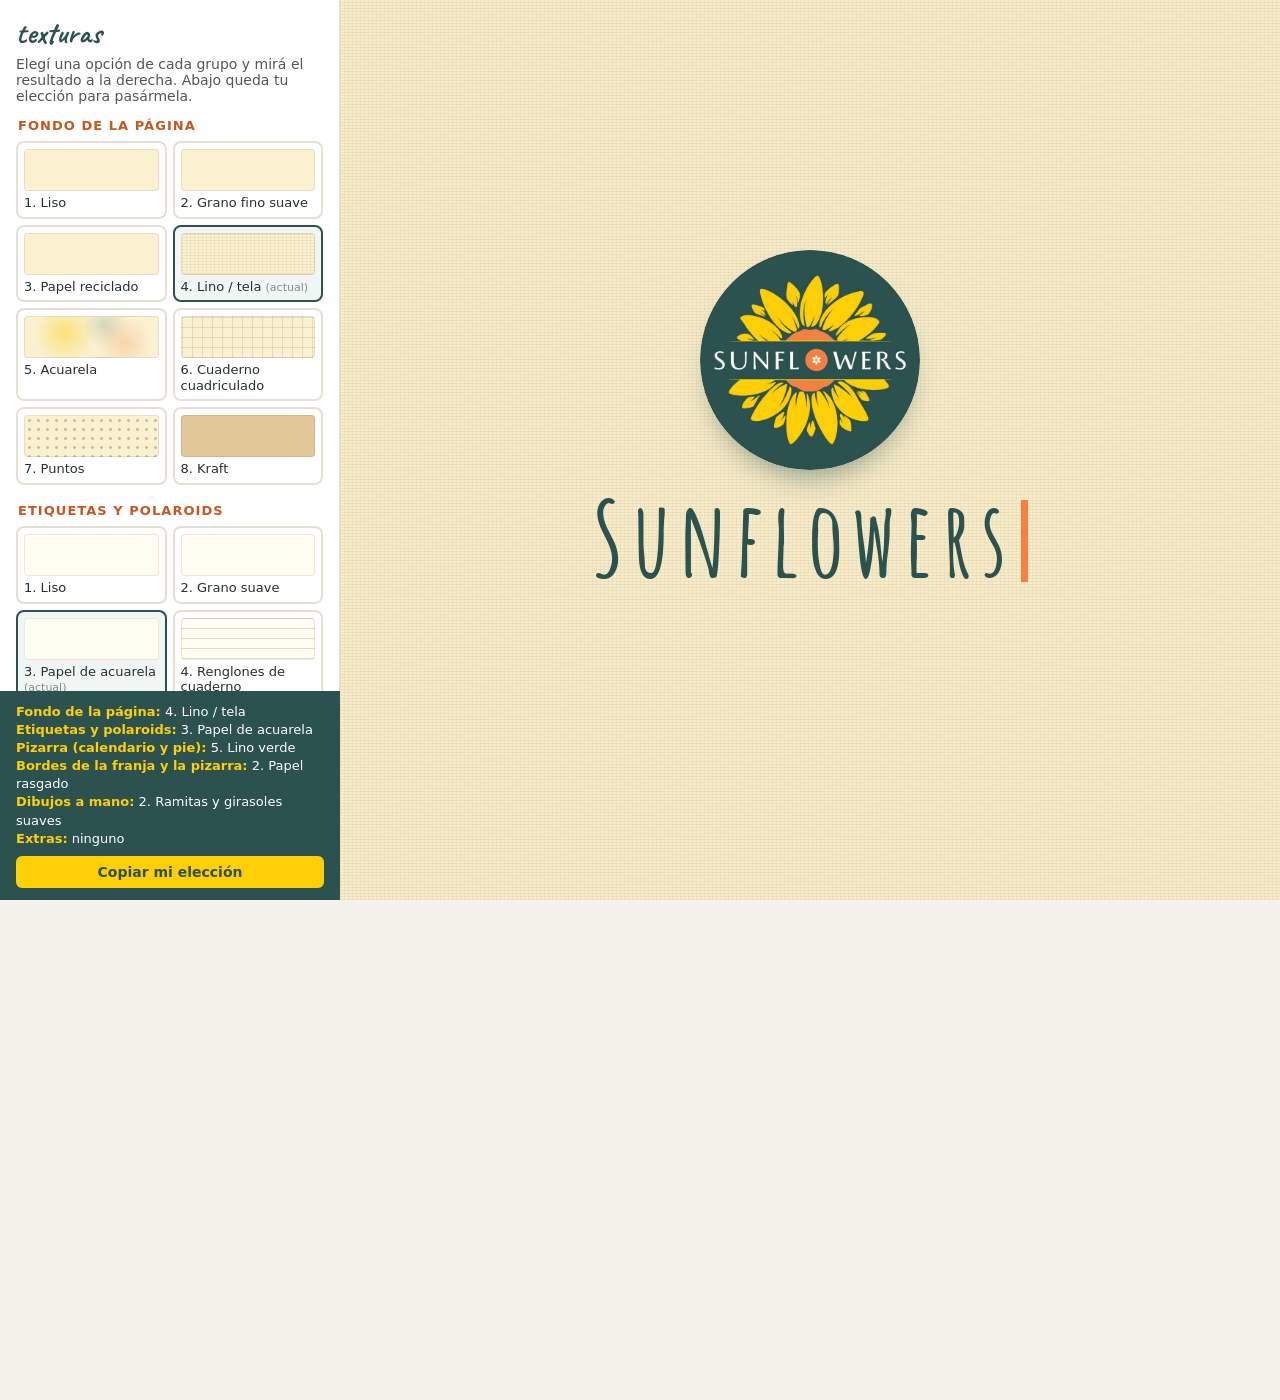
<file: ejemplos/texturas.html>
<!doctype html>
<html lang="es">
<head>
  <meta charset="utf-8">
  <meta name="viewport" content="width=device-width, initial-scale=1">
  <title>Sunflowers · Texturas</title>
  <link rel="preconnect" href="https://fonts.googleapis.com">
  <link rel="preconnect" href="https://fonts.gstatic.com" crossorigin>
  <link href="https://fonts.googleapis.com/css2?family=Caveat:wght@700&display=swap" rel="stylesheet">
  <style>
    * { box-sizing: border-box; }
    html, body { margin: 0; height: 100%; }
    body { font-family: system-ui, sans-serif; color: #26302e; background: #f4f1ea; display: grid; grid-template-columns: 340px 1fr; }
    aside { height: 100vh; overflow-y: auto; background: #fff; border-right: 1px solid #ddd; padding: 14px 16px 120px; }
    aside h1 { font: 700 30px "Caveat", cursive; color: #2b524f; margin: 0 0 4px; }
    aside > p { margin: 0 0 14px; font-size: 14px; color: #555; }
    fieldset { border: 0; padding: 0; margin: 0 0 18px; }
    legend { font-weight: 700; font-size: 13px; letter-spacing: .08em; text-transform: uppercase; color: #c9561f; margin-bottom: 8px; }
    .opts { display: grid; grid-template-columns: 1fr 1fr; gap: 6px; }
    label.opt { display: flex; flex-direction: column; gap: 4px; border: 2px solid #e4e0d6; border-radius: 8px; padding: 6px; cursor: pointer; font-size: 13px; line-height: 1.2; transition: border-color .15s; }
    label.opt:hover { border-color: #b7c9c6; }
    label.opt:has(input:checked) { border-color: #2b524f; background: #f1f6f5; }
    label.opt input { position: absolute; opacity: 0; pointer-events: none; }
    .sw { height: 42px; border-radius: 4px; border: 1px solid rgba(0, 0, 0, .08); }
    .tag-actual { font-size: 11px; color: #888; }
    .extras label { display: flex; gap: 8px; align-items: center; font-size: 14px; padding: 5px 0; cursor: pointer; }
    .resumen { position: fixed; left: 0; bottom: 0; width: 340px; background: #2b524f; color: #fff; padding: 12px 16px; font-size: 13px; line-height: 1.4; }
    .resumen b { color: #fecf07; }
    .resumen button { margin-top: 8px; width: 100%; font: 600 14px system-ui; padding: 8px; border: 0; border-radius: 6px; background: #fecf07; color: #2b524f; cursor: pointer; }
    iframe { width: 100%; height: 100vh; border: 0; display: block; }
    @media (max-width: 800px) {
      body { grid-template-columns: 1fr; grid-template-rows: 46vh 54vh; }
      aside { height: 46vh; padding-bottom: 140px; }
      .resumen { width: 100%; }
      iframe { height: 54vh; }
    }
  </style>
</head>
<body>
  <aside>
    <h1>texturas</h1>
    <p>Elegí una opción de cada grupo y mirá el resultado a la derecha. Abajo queda tu elección para pasármela.</p>
    <form id="form"></form>
  </aside>
  <iframe id="frame" src="../index.html" title="Catálogo con las texturas elegidas"></iframe>
  <div class="resumen"><div id="resumen"></div><button id="copiar" type="button">Copiar mi elección</button></div>

  <script>
    // ---------- Generadores de SVG ----------
    const uri = (svg) => `url("data:image/svg+xml,${encodeURIComponent(svg.replace(/\s+/g, " ").trim())}")`;
    const noise = (size, freq, oct, matrix) => uri(`<svg xmlns='http://www.w3.org/2000/svg' width='${size}' height='${size}'><filter id='n'><feTurbulence type='fractalNoise' baseFrequency='${freq}' numOctaves='${oct}' stitchTiles='stitch'/><feColorMatrix values='${matrix}'/></filter><rect width='100%' height='100%' filter='url(#n)'/></svg>`);
    const brown = (a) => `0 0 0 0 .4 0 0 0 0 .3 0 0 0 0 .1 0 0 0 ${a} 0`;
    const white = (a) => `0 0 0 0 1 0 0 0 0 1 0 0 0 0 1 0 0 0 ${a} 0`;

    const borde = (tipo, color) => {
      let shape;
      if (tipo === "ondas") shape = `<path fill='${color}' d='M0 10 L0 5 Q12.5 0 25 5 T50 5 T75 5 T100 5 T125 5 T150 5 T175 5 T200 5 L200 10 Z'/>`;
      else if (tipo === "feston") { let c = ""; for (let x = 10; x < 200; x += 20) c += `<circle cx='${x}' cy='10' r='10' fill='${color}'/>`; shape = c; }
      return uri(`<svg xmlns='http://www.w3.org/2000/svg' viewBox='0 0 200 10' preserveAspectRatio='none'>${shape}</svg>`);
    };

    const trazo = (c, o) => `fill='none' stroke='${c}' stroke-opacity='${o}' stroke-width='2.2' stroke-linecap='round' stroke-linejoin='round'`;
    const ramita = (c, o) => uri(`<svg xmlns='http://www.w3.org/2000/svg' viewBox='0 0 220 260'><g ${trazo(c, o)}>
      <path d='M40 250 C 60 190, 90 130, 170 30'/>
      <path d='M62 196 C 30 190, 18 168, 20 146 C 44 150, 60 170, 62 196 Z'/><path d='M62 196 C 48 180, 34 164, 22 148'/>
      <path d='M84 152 C 92 120, 116 108, 138 112 C 132 136, 112 152, 84 152 Z'/><path d='M84 152 C 102 138, 118 124, 136 114'/>
      <path d='M106 118 C 80 108, 72 84, 78 62 C 100 72, 110 94, 106 118 Z'/><path d='M106 118 C 96 98, 88 80, 80 64'/>
      <path d='M136 74 C 146 52, 166 46, 186 52 C 176 72, 158 80, 136 74 Z'/><path d='M136 74 C 152 64, 168 58, 184 54'/></g></svg>`);
    const girasol = (c, o) => {
      let p = "";
      for (let i = 0; i < 14; i++) {
        const a = (i / 14) * Math.PI * 2, P = (r, d = 0) => `${(90 + Math.cos(a + d) * r).toFixed(1)} ${(80 + Math.sin(a + d) * r).toFixed(1)}`;
        p += `<path d='M${P(26)} Q${P(44, .22)} ${P(56)} Q${P(44, -.22)} ${P(26)}'/>`;
      }
      return uri(`<svg xmlns='http://www.w3.org/2000/svg' viewBox='0 0 180 250'><g ${trazo(c, o)}>${p}<circle cx='90' cy='80' r='22'/>
        <path d='M90 136 C 92 170, 86 205, 92 248'/><path d='M91 190 C 110 172, 136 172, 150 182 C 132 198, 108 198, 91 190 Z'/>
        <path d='M89 214 C 70 198, 44 200, 32 212 C 50 226, 74 224, 89 214 Z'/></g></svg>`);
    };
    const garabato = uri(`<svg xmlns='http://www.w3.org/2000/svg' viewBox='0 0 300 20' preserveAspectRatio='none'><path d='M4 12 C 40 4, 70 18, 110 10 S 180 4, 220 12 S 280 14, 296 8' fill='none' stroke='#f28242' stroke-width='4' stroke-linecap='round'/></svg>`);

    const PAPELES = ".tag, .photo, .steps li, .note, .chip, .btn--paper, .sheet, .drawer";
    const BORDE_PSEUDO = ".strip::before, .strip::after";

    // ---------- Opciones ----------
    // css: "" = se mantiene lo que tiene el catálogo hoy
    const GRUPOS = [
      {
        id: "fondo", nombre: "Fondo de la página", base: "#fbf0cf",
        opciones: [
          { nombre: "Liso", sw: "none", css: "body{background-image:none!important}" },
          { nombre: "Grano fino suave", sw: noise(160, ".9", 3, brown(.12)), css: `body{background-image:${noise(160, ".9", 3, brown(.12))}!important;background-size:160px!important}` },
          { nombre: "Papel reciclado", sw: `${noise(160, ".9", 3, brown(.26))}, ${noise(240, ".55", 2, "0 0 0 0 .45 0 0 0 0 .32 0 0 0 0 .12 0 0 0 4 -2.55")}`, css: `body{background-image:${noise(160, ".9", 3, brown(.26))}, ${noise(240, ".55", 2, "0 0 0 0 .45 0 0 0 0 .32 0 0 0 0 .12 0 0 0 4 -2.55")}!important;background-size:160px,240px!important}` },
          { nombre: "Lino / tela", actual: true, sw: "repeating-linear-gradient(0deg, rgba(120,90,30,.08) 0 1px, transparent 1px 3px), repeating-linear-gradient(90deg, rgba(120,90,30,.07) 0 1px, transparent 1px 4px)",
            css: "" },
          { nombre: "Acuarela", sw: "radial-gradient(circle 30px at 30% 40%, rgba(254,207,7,.45), transparent), radial-gradient(circle 26px at 75% 65%, rgba(242,130,66,.25), transparent), radial-gradient(circle 22px at 60% 20%, rgba(95,143,132,.25), transparent)",
            css: `body{background-image:${noise(160, ".9", 3, brown(.08))}, radial-gradient(circle 380px at 30% 30%, rgba(254,207,7,.28), transparent), radial-gradient(circle 300px at 75% 70%, rgba(242,130,66,.13), transparent), radial-gradient(circle 220px at 70% 20%, rgba(95,143,132,.14), transparent)!important;background-size:160px, 1300px 1100px, 1300px 1100px, 1300px 1100px!important}` },
          { nombre: "Cuaderno cuadriculado", sw: "linear-gradient(rgba(43,82,79,.12) 1px, transparent 1px), linear-gradient(90deg, rgba(43,82,79,.12) 1px, transparent 1px)",
            css: "body{background-image:linear-gradient(rgba(43,82,79,.08) 1px, transparent 1px), linear-gradient(90deg, rgba(43,82,79,.08) 1px, transparent 1px)!important;background-size:28px 28px!important}", swSize: "10px 10px" },
          { nombre: "Puntos", sw: "radial-gradient(rgba(43,82,79,.3) 1.2px, transparent 1.6px)", swSize: "9px 9px",
            css: "body{background-image:radial-gradient(rgba(43,82,79,.16) 1.3px, transparent 1.7px)!important;background-size:22px 22px!important}" },
          { nombre: "Kraft", base2: "#e2c799", sw: noise(160, ".85", 3, brown(.3)),
            css: `body{background-color:#e6cc9f!important;background-image:${noise(160, ".85", 3, brown(.3))}!important;background-size:160px!important}.top{background:rgba(230,204,159,.94)!important}` },
        ],
      },
      {
        id: "papeles", nombre: "Etiquetas y polaroids", base: "#fffcf1",
        opciones: [
          { nombre: "Liso", sw: "none", css: `${PAPELES}{background-image:none!important}` },
          { nombre: "Grano suave", sw: noise(140, ".85", 3, "0 0 0 0 .45 0 0 0 0 .35 0 0 0 0 .2 0 0 0 .13 0"), css: `${PAPELES}{background-image:${noise(140, ".85", 3, "0 0 0 0 .45 0 0 0 0 .35 0 0 0 0 .2 0 0 0 .13 0")}!important;background-size:140px!important}` },
          { nombre: "Papel de acuarela", actual: true, sw: noise(180, ".45", 4, brown(.22)), css: "" },
          { nombre: "Renglones de cuaderno", sw: "repeating-linear-gradient(transparent 0 9px, rgba(43,82,79,.18) 9px 10px)",
            css: `.tag, .steps li, .note{background-image:repeating-linear-gradient(transparent 0 23px, rgba(43,82,79,.1) 23px 24px)!important}` },
          { nombre: "Etiquetas kraft", base2: "#dcc093", sw: noise(140, ".85", 3, brown(.22)),
            css: `.tag, .photo, .steps li{background-color:#dfc597!important;background-image:${noise(140, ".85", 3, brown(.22))}!important;background-size:140px!important}.tag p,.tag .price small{color:#3a2f22!important}` },
        ],
      },
      {
        id: "pizarra", nombre: "Pizarra (calendario y pie)", base: "#2b524f",
        opciones: [
          { nombre: "Lisa", sw: "none", css: ".board, .footer{background-image:none!important}" },
          { nombre: "Tiza suave", sw: noise(220, ".75", 3, white(.09)), css: `.board, .footer{background-image:${noise(220, ".75", 3, white(.09))}!important;background-size:220px!important}` },
          { nombre: "Tiza marcada", sw: `${noise(220, ".75", 3, white(.18))}`,
            css: `.board, .footer{background-image:${noise(220, ".75", 3, white(.16))}, radial-gradient(circle 200px at 25% 40%, rgba(255,255,255,.1), transparent), radial-gradient(circle 160px at 70% 60%, rgba(255,255,255,.08), transparent)!important;background-size:220px, 700px 420px, 700px 420px!important}` },
          { nombre: "Con marco de madera", sw: `repeating-linear-gradient(90deg, #7a5a36 0 10px, #6b4e2e 10px 12px, #86643d 12px 24px)`,
            css: `.board{border-block:16px solid #7a5a36!important;border-image:repeating-linear-gradient(90deg, #7a5a36 0 18px, #6a4c2c 18px 21px, #88663f 21px 40px) 16!important}.footer{border-top:16px solid #7a5a36!important;border-image:repeating-linear-gradient(90deg, #7a5a36 0 18px, #6a4c2c 18px 21px, #88663f 21px 40px) 16!important}` },
          { nombre: "Lino verde", actual: true, sw: "repeating-linear-gradient(0deg, rgba(255,255,255,.08) 0 1px, transparent 1px 3px), repeating-linear-gradient(90deg, rgba(255,255,255,.06) 0 1px, transparent 1px 4px)", css: "" },
        ],
      },
      {
        id: "bordes", nombre: "Bordes de la franja y la pizarra",
        opciones: [
          { nombre: "Rectos", css: `${BORDE_PSEUDO}{display:none!important}` },
          { nombre: "Papel rasgado", actual: true, css: "" },
          { nombre: "Ondas", css: `${BORDE_PSEUDO}{background:${borde("ondas", "#fecf07")} repeat-x!important;background-size:120px 9px!important}
              .board{border-block:0!important}.board::before,.board::after{content:"";position:absolute;left:0;right:0;height:10px;background:${borde("ondas", "#2b524f")} repeat-x;background-size:120px 10px}.board::before{top:-9px}.board::after{bottom:-9px;transform:scaleY(-1)}` },
          { nombre: "Festón (puntilla)", css: `${BORDE_PSEUDO}{background:${borde("feston", "#fecf07")} repeat-x!important;background-size:36px 9px!important}
              .board{border-block:0!important}.board::before,.board::after{content:"";position:absolute;left:0;right:0;height:10px;background:${borde("feston", "#2b524f")} repeat-x;background-size:36px 10px}.board::before{top:-9px}.board::after{bottom:-9px;transform:scaleY(-1)}` },
          { nombre: "Costura punteada", css: `${BORDE_PSEUDO}{background:none!important;height:0!important;border-top:2px dashed rgba(43,82,79,.55)}.strip::before{top:7px!important}.strip::after{bottom:7px!important}
              .board::before,.board::after{content:"";position:absolute;left:0;right:0;border-top:2px dashed rgba(254,207,7,.7)}.board::before{top:12px}.board::after{bottom:12px}` },
        ],
      },
      {
        id: "dibujos", nombre: "Dibujos a mano",
        opciones: [
          { nombre: "Ninguno", css: ".deco::before, .deco::after{display:none!important}" },
          { nombre: "Ramitas y girasoles suaves", actual: true, css: "" },
          { nombre: "Más dibujos y más marcados", css: `.deco--ramita-izq::before,.deco--ramita-der::after{background-image:${ramita("#2b524f", .35)}!important}.deco--girasol-der::after,.deco--girasol-izq::before{background-image:${girasol("#2b524f", .35)}!important}
              .hero{position:relative}.hero::before,.hero::after{content:"";position:absolute;pointer-events:none;background-repeat:no-repeat;background-size:contain}
              .hero::before{left:-20px;top:40px;width:200px;height:240px;background-image:${ramita("#5f8f84", .4)}}.hero::after{right:-10px;top:10px;width:150px;height:210px;background-image:${girasol("#f28242", .35)};rotate:12deg}
              .board .wrap::before{content:"";position:absolute;right:-40px;top:-20px;width:140px;height:195px;background:${girasol("#fecf07", .4)} no-repeat center/contain;rotate:10deg}` },
          { nombre: "Girasol grande de fondo", css: `body::after{content:"";position:fixed;right:-60px;bottom:-80px;width:520px;height:720px;z-index:-1;pointer-events:none;background:${girasol("#2b524f", .1)} no-repeat center/contain;rotate:-8deg}
              body::before{content:"";position:fixed;left:-60px;top:80px;width:420px;height:500px;z-index:-1;pointer-events:none;background:${ramita("#2b524f", .1)} no-repeat center/contain}` },
        ],
      },
    ];

    const EXTRAS = [
      { id: "cinta", nombre: "Cinta adhesiva en las etiquetas", css: `.tag::before{width:76px!important;height:22px!important;top:2px!important;margin-left:-38px!important;border-radius:2px!important;background:rgba(242,130,66,.55)!important;box-shadow:none!important;rotate:-4deg}
          .tag:nth-child(even)::before{background:rgba(95,143,132,.5)!important;rotate:3deg}.steps li::before{content:"";position:absolute;top:-10px;right:18px;width:64px;height:20px;background:rgba(254,207,7,.7);rotate:6deg}` },
      { id: "sombra", nombre: "Sombras más marcadas (papel despegado)", css: ".tag{filter:drop-shadow(0 14px 14px rgba(58,47,34,.32))!important}.photo,.steps li,.note{box-shadow:0 18px 26px -10px rgba(58,47,34,.55)!important}" },
      { id: "fotos", nombre: "Fotos con borde irregular", css: ".tag__art img,.photo img{clip-path:polygon(1% 2%, 20% 0, 45% 1.5%, 70% 0, 99% 1%, 100% 25%, 98.5% 50%, 100% 78%, 99% 99%, 75% 100%, 50% 98.5%, 25% 100%, 0 99%, 1.5% 75%, 0 50%, 1% 25%)}" },
      { id: "vineta", nombre: "Viñeta tostada en los bordes", css: "html::after{content:'';position:fixed;inset:0;pointer-events:none;z-index:30;background:radial-gradient(ellipse at center, transparent 55%, rgba(150,100,20,.18) 100%)}" },
      { id: "subrayado", nombre: "Subrayado a mano en los títulos", css: `.title h2{display:inline-block;padding-bottom:14px;background:${garabato} no-repeat bottom/100% 14px}` },
      { id: "sellos", nombre: "Sellos en los precios", css: ".tag .price{border:2px dashed currentColor;padding:4px 8px 2px;rotate:-3deg;border-radius:4px}" },
    ];

    // ---------- UI ----------
    const form = document.getElementById("form");
    const frame = document.getElementById("frame");
    const estado = Object.fromEntries(GRUPOS.map((g) => [g.id, g.opciones.findIndex((o) => o.actual)]));
    const extras = new Set();

    // Estado inicial desde el hash: #fondo=3&papeles=0&extras=cinta,fotos
    new URLSearchParams(location.hash.slice(1)).forEach((v, k) => {
      if (k === "extras") v.split(",").filter(Boolean).forEach((e) => extras.add(e));
      else if (k in estado) estado[k] = Number(v);
    });

    form.innerHTML = GRUPOS.map((g) => `
      <fieldset><legend>${g.nombre}</legend><div class="opts">
        ${g.opciones.map((o, i) => `<label class="opt"><input type="radio" name="${g.id}" value="${i}" ${estado[g.id] === i ? "checked" : ""}>
          ${g.base ? `<span class="sw" style="background-color:${o.base2 || g.base};background-image:${o.sw};background-size:${o.swSize || "auto"}"></span>` : ""}
          <span>${i + 1}. ${o.nombre}${o.actual ? ' <span class="tag-actual">(actual)</span>' : ""}</span></label>`).join("")}
      </div></fieldset>`).join("") + `
      <fieldset class="extras"><legend>Detalles extra (podés marcar varios)</legend><p style="font-size:12px;color:#888;margin:0 0 6px">Cinta, sombras, fotos irregulares y subrayado ya están incorporados al catálogo.</p>
        ${EXTRAS.map((e) => `<label><input type="checkbox" name="extra" value="${e.id}" ${extras.has(e.id) ? "checked" : ""}> ${e.nombre}</label>`).join("")}
      </fieldset>`;

    form.addEventListener("change", (e) => {
      if (e.target.name === "extra") e.target.checked ? extras.add(e.target.value) : extras.delete(e.target.value);
      else estado[e.target.name] = Number(e.target.value);
      aplicar();
    });

    function textoEleccion() {
      const partes = GRUPOS.map((g) => `${g.nombre}: ${estado[g.id] + 1}. ${g.opciones[estado[g.id]].nombre}`);
      partes.push(`Extras: ${extras.size ? EXTRAS.filter((e) => extras.has(e.id)).map((e) => e.nombre).join(", ") : "ninguno"}`);
      return partes;
    }

    function aplicar() {
      const css = GRUPOS.map((g) => g.opciones[estado[g.id]].css).join("\n") + "\n" + EXTRAS.filter((e) => extras.has(e.id)).map((e) => e.css).join("\n");
      const doc = frame.contentDocument;
      if (doc && doc.head) {
        let st = doc.getElementById("texturas-prueba");
        if (!st) { st = doc.createElement("style"); st.id = "texturas-prueba"; doc.head.appendChild(st); }
        st.textContent = css;
      }
      document.getElementById("resumen").innerHTML = textoEleccion().map((t) => t.replace(/^([^:]+):/, "<b>$1:</b>")).join("<br>");
      const h = new URLSearchParams(estado);
      if (extras.size) h.set("extras", [...extras].join(","));
      history.replaceState(null, "", "#" + h.toString());
    }

    document.getElementById("copiar").addEventListener("click", async (e) => {
      try { await navigator.clipboard.writeText(textoEleccion().join("\n")); e.target.textContent = "¡Copiado! Pegámelo en el chat"; }
      catch { e.target.textContent = "No se pudo copiar: escribime los números"; }
      setTimeout(() => (e.target.textContent = "Copiar mi elección"), 2500);
    });

    frame.addEventListener("load", aplicar);
    aplicar();
  </script>
</body>
</html>
</file>
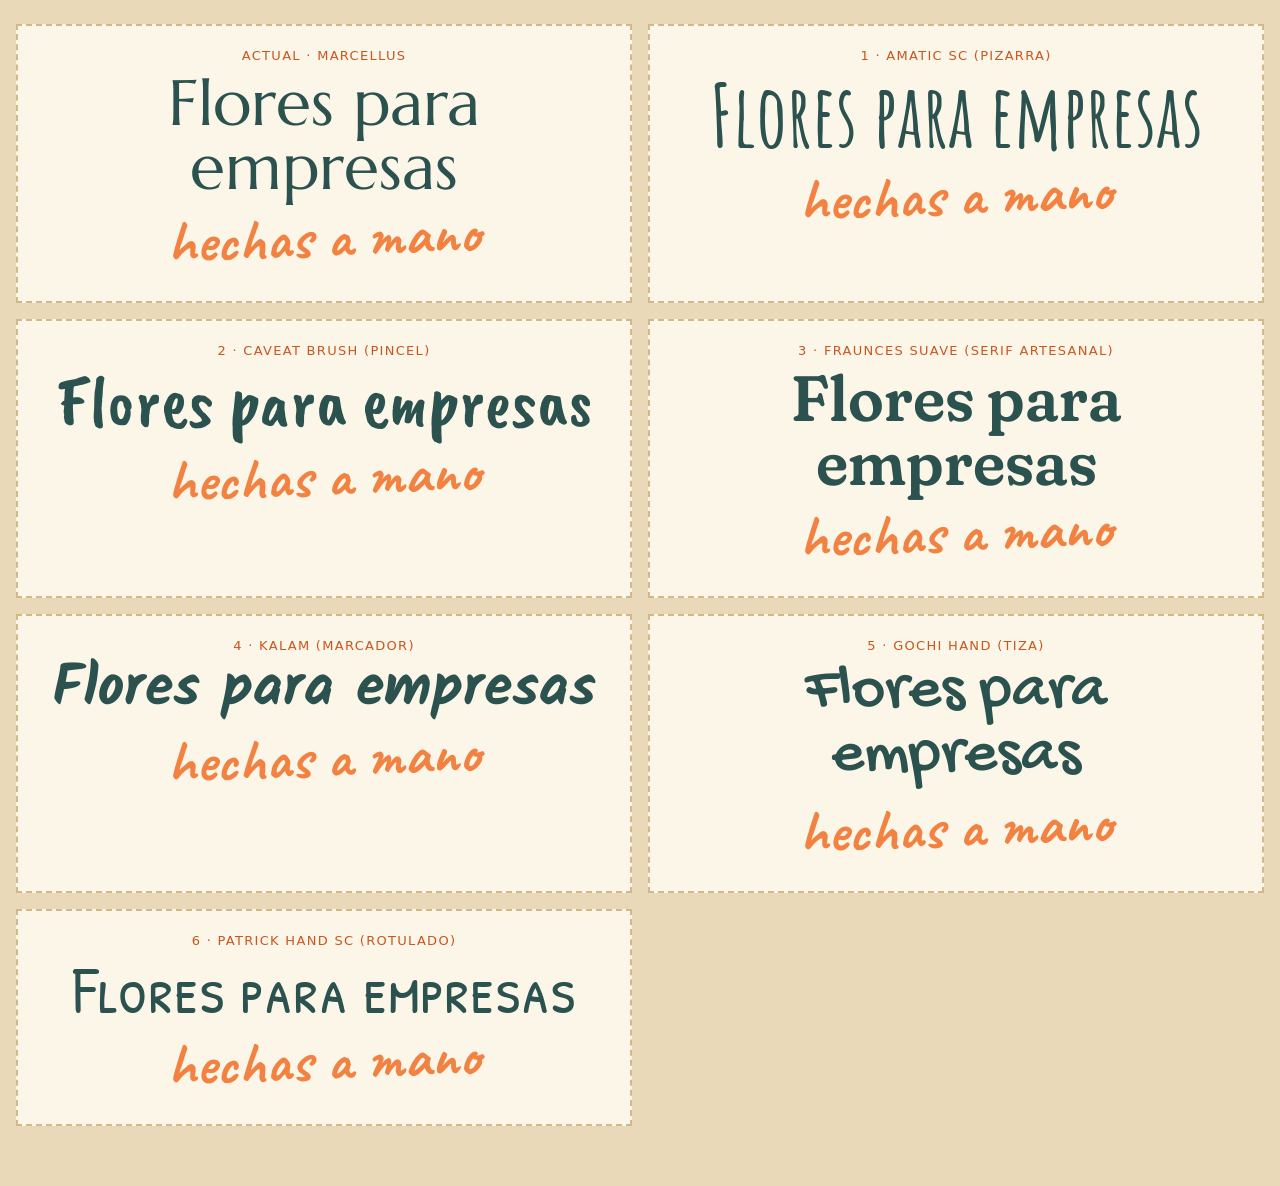
<file: ejemplos/tipografias.html>
<!doctype html>
<html lang="es">
<head>
  <meta charset="utf-8">
  <meta name="viewport" content="width=device-width, initial-scale=1">
  <title>Sunflowers · Tipografías</title>
  <link rel="preconnect" href="https://fonts.googleapis.com">
  <link rel="preconnect" href="https://fonts.gstatic.com" crossorigin>
  <link href="https://fonts.googleapis.com/css2?family=Amatic+SC:wght@700&family=Caveat:wght@700&family=Caveat+Brush&family=Kalam:wght@700&family=Gochi+Hand&family=Patrick+Hand+SC&family=Marcellus&family=Fraunces:opsz,wght,SOFT,WONK@9..144,600,100,1&display=swap" rel="stylesheet">
  <style>
    body { margin: 0; background: #ead9b8; color: #2b524f; font-family: system-ui, sans-serif; padding: 24px 16px 60px; }
    .grid { display: grid; grid-template-columns: repeat(auto-fill, minmax(420px, 1fr)); gap: 16px; max-width: 1400px; margin: 0 auto; }
    .opt { background: #fcf6e8; padding: 22px 24px 26px; text-align: center; border: 2px dashed #d2b98c; }
    .opt small { display: block; font-size: 13px; letter-spacing: .1em; text-transform: uppercase; color: #c9561f; margin-bottom: 8px; }
    .opt h2 { margin: 0; font-weight: 400; font-size: 64px; line-height: 1; }
    .opt span { display: block; font-family: "Caveat", cursive; font-weight: 700; color: #f28242; font-size: 60px; transform: rotate(-2deg); }
    @media (max-width: 480px) { .grid { grid-template-columns: 1fr; } .opt h2 { font-size: 44px; } .opt span { font-size: 42px; } }
  </style>
</head>
<body>
  <div class="grid">
    <div class="opt"><small>Actual · Marcellus</small><h2 style="font-family:Marcellus">Flores para empresas</h2><span>hechas a mano</span></div>
    <div class="opt"><small>1 · Amatic SC (pizarra)</small><h2 style="font-family:'Amatic SC';font-weight:700;font-size:86px">Flores para empresas</h2><span>hechas a mano</span></div>
    <div class="opt"><small>2 · Caveat Brush (pincel)</small><h2 style="font-family:'Caveat Brush';font-size:72px">Flores para empresas</h2><span>hechas a mano</span></div>
    <div class="opt"><small>3 · Fraunces suave (serif artesanal)</small><h2 style="font-family:Fraunces;font-weight:600;font-variation-settings:'SOFT' 100,'WONK' 1">Flores para empresas</h2><span>hechas a mano</span></div>
    <div class="opt"><small>4 · Kalam (marcador)</small><h2 style="font-family:Kalam;font-weight:700;font-size:58px">Flores para empresas</h2><span>hechas a mano</span></div>
    <div class="opt"><small>5 · Gochi Hand (tiza)</small><h2 style="font-family:'Gochi Hand';font-size:64px">Flores para empresas</h2><span>hechas a mano</span></div>
    <div class="opt"><small>6 · Patrick Hand SC (rotulado)</small><h2 style="font-family:'Patrick Hand SC';font-size:66px">Flores para empresas</h2><span>hechas a mano</span></div>
  </div>
</body>
</html>
</file>
<file: css/catalogo.css>
/* Paleta "Girasol", tomada del logo: verde petróleo #2b524f, amarillo #fecf07, naranja #f28242 */
:root {
  --kraft: #fbf0cf;
  --kraft-dark: #ecd391;
  --paper: #fffcf1;
  --board: #2b524f;
  --wood: #fecf07;
  --green: #2b524f;
  --leaf: #5f8f84;
  --sun: #fecf07;
  --orange: #f28242;
  --rust: #d0592a;
  --ink: #26302e;
  --hand: "Caveat", cursive;
  --serif: "Lora", Georgia, serif;
  --display: "Amatic SC", var(--hand);
}

* { box-sizing: border-box; margin: 0; padding: 0; }
html { scroll-behavior: smooth; scroll-padding-top: 90px; }
body {
  font-family: var(--serif); color: var(--ink); line-height: 1.6; overflow-x: hidden;
  background-color: var(--kraft);
  background-image: url("data:image/svg+xml,%3Csvg xmlns='http://www.w3.org/2000/svg' width='160' height='160'%3E%3Cfilter id='n'%3E%3CfeTurbulence type='fractalNoise' baseFrequency='.9' numOctaves='3'/%3E%3CfeColorMatrix values='0 0 0 0 .4 0 0 0 0 .3 0 0 0 0 .15 0 0 0 .18 0'/%3E%3C/filter%3E%3Crect width='100%25' height='100%25' filter='url(%23n)'/%3E%3C/svg%3E");
}
a { color: inherit; text-decoration: none; }
button { font: inherit; cursor: pointer; border: 0; background: none; color: inherit; }
svg { display: block; max-width: 100%; }
.wrap { width: min(1140px, 100% - 32px); margin-inline: auto; }
.hand { font-family: var(--hand); }

/* ---------- Botones ---------- */
.btn {
  display: inline-block; padding: .85rem 1.5rem; border-radius: 6px; font-weight: 600;
  border: 2px solid var(--ink); box-shadow: 3px 3px 0 var(--ink);
  transition: transform .15s, box-shadow .15s;
}
.btn:hover { transform: translate(-2px, -2px); box-shadow: 5px 5px 0 var(--ink); }
.btn:active { transform: translate(1px, 1px); box-shadow: 1px 1px 0 var(--ink); }
.btn--sun { background: var(--sun); }
.btn--paper { background: var(--paper); }
.btn--green { background: var(--green); color: var(--paper); }

/* ---------- Header ---------- */
.top { position: sticky; top: 0; z-index: 40; background: rgba(251, 240, 207, .94); backdrop-filter: blur(6px); border-bottom: 2px dashed var(--kraft-dark); }
.bar { display: flex; justify-content: space-between; align-items: center; gap: 1rem; height: 74px; }
.logo { font-family: var(--display); font-weight: 700; font-size: 2.3rem; letter-spacing: .06em; color: var(--green); line-height: 1; display: flex; align-items: center; gap: .7rem; }
.logo img { width: 56px; height: 56px; border-radius: 50%; transition: rotate .6s; }
.logo:hover img { rotate: 25deg; }
.logo--light { color: #fff; }
.logo--light img { width: 110px; height: 110px; }
.links { display: flex; gap: 1.4rem; font-family: var(--hand); font-size: 1.45rem; }
.links a:hover { color: var(--rust); }
.quote-btn { background: var(--green); color: var(--paper); padding: .45rem 1rem; border-radius: 6px; font-family: var(--hand); font-size: 1.4rem; white-space: nowrap; }
.quote-btn b { display: inline-grid; place-items: center; min-width: 26px; height: 26px; margin-left: .3rem; border-radius: 50%; background: var(--sun); color: var(--ink); font-family: var(--serif); font-size: .85rem; }
.quote-btn.bump { animation: bump .4s; }
@keyframes bump { 50% { transform: scale(1.1) rotate(-2deg); } }

/* ---------- Portada ---------- */
.hero { padding: 2.5rem 0 3.5rem; overflow: hidden; }
.hero__copy { position: relative; display: flex; flex-direction: column; align-items: center; text-align: center; }
.stamp { display: inline-block; border: 2px dashed var(--rust); color: var(--rust); padding: .15rem .8rem; font-family: var(--hand); font-size: 1.45rem; transform: rotate(-3deg); }
.greeting { font-family: var(--hand); font-size: 2rem; color: var(--rust); margin-top: .8rem; line-height: 1.2; }
h1 { font-family: var(--display); font-size: clamp(3.2rem, 7.4vw, 6.4rem); line-height: .95; color: var(--green); margin: .6rem 0 .9rem; font-weight: 700; letter-spacing: .01em; }
.h1-line { display: block; }
h1 .hand { color: var(--orange); font-size: .66em; transform: rotate(-2deg); margin-top: .1em; }

/* "florezca": trazo de resaltador + girasolito que brota */
.bloom { position: relative; display: inline-block; isolation: isolate; }
.bloom__marker { position: absolute; left: -4%; bottom: .02em; width: 108%; height: .42em; z-index: -1; overflow: visible; }
.bloom__marker path { fill: none; stroke: var(--sun); stroke-width: 22; stroke-linecap: round; opacity: .85; stroke-dasharray: 300; stroke-dashoffset: 300; animation: draw .9s 1s ease-out forwards; }
.bloom__flower { position: absolute; right: -.32em; top: -.18em; width: .42em; height: .42em; overflow: visible; animation: sprout .6s 1.5s both cubic-bezier(.3, 1.8, .5, 1); }
.bloom__petals { fill: var(--sun); stroke: var(--orange); stroke-width: 1.5; animation: spin 14s 2.1s linear infinite; }
@keyframes sprout { from { scale: 0; rotate: -90deg; } }
@keyframes spin { to { rotate: 360deg; } }

/* Carrusel curvo */
.reels { position: relative; width: 100%; height: 30vw; margin-top: 1.2rem; overflow: hidden; cursor: grab; touch-action: pan-y; user-select: none; -webkit-user-select: none; }
.reels.grabbing { cursor: grabbing; }
.reel { position: absolute; visibility: hidden; background: var(--kraft-dark); }
.reel img, .reel svg { width: 100%; height: 100%; object-fit: cover; pointer-events: none; }
.reel__label {
  position: absolute; left: calc(var(--u) * 14); bottom: calc(var(--bl, 0px) + var(--u) * 16);
  max-width: calc(100% - var(--u) * 28); padding: calc(var(--u) * 2) calc(var(--u) * 12); border-radius: calc(var(--u) * 16);
  line-height: 1.15 !important;
  background: rgba(252, 246, 232, .72); backdrop-filter: blur(6px); -webkit-backdrop-filter: blur(6px);
  font-family: var(--hand); font-size: calc(var(--u) * 21); color: var(--green);
}

/* Botón con anillo punteado + notas manuscritas */
.hero__cta { position: relative; display: flex; flex-wrap: wrap; justify-content: center; align-items: center; gap: 1.2rem; margin-top: .6rem; }
.ring { display: inline-block; padding: 7px; border: 2px dashed var(--green); border-radius: 12px; transition: rotate .3s; }
.ring:hover { rotate: -2deg; }
.ring .btn { display: block; }
.note-hand { position: absolute; font-family: var(--hand); font-size: 1.75rem; line-height: 1.05; color: var(--green); pointer-events: none; }
.note-hand svg path, .doodle path { fill: none; stroke: currentColor; stroke-width: 2.6; stroke-linecap: round; stroke-linejoin: round; stroke-dasharray: 420; stroke-dashoffset: 420; animation: draw 1.6s 1.5s ease-out forwards; }
@keyframes draw { to { stroke-dashoffset: 0; } }
.note-hand--right { right: 1%; top: 52%; rotate: 12deg; text-align: center; }
.note-hand--right svg { width: 96px; margin: 2px 0 0 42px; }
.note-hand--left { right: calc(50% + 200px); top: -10px; rotate: -10deg; display: flex; align-items: flex-end; gap: .3rem; }
.note-hand--left svg { width: 74px; }
.doodle { position: absolute; width: 46px; color: var(--orange); }
.doodle--slash { left: 4%; top: 62%; rotate: -8deg; }

/* Entrada */
@keyframes rise-blur { from { opacity: 0; transform: translateY(26px); filter: blur(10px); } }
@keyframes pop { from { opacity: 0; scale: .6; } }
@keyframes fade { from { opacity: 0; } }
.hero .stamp { animation: pop .5s .05s both cubic-bezier(.3, 1.6, .5, 1); }
.hero .greeting { animation: fade .6s .15s both; }
.h1-line { animation: rise-blur .8s .2s both cubic-bezier(.2, .8, .2, 1); }
.h1-line + .h1-line { animation-delay: .38s; }
.reels { animation: rise-blur 1s .7s both cubic-bezier(.2, .8, .2, 1); }
.hero__cta > .ring, .hero__cta > .btn { animation: pop .5s .55s both cubic-bezier(.3, 1.6, .5, 1); }
.note-hand span { animation: fade .8s 1.4s both; }
@media (prefers-reduced-motion: reduce) {
  .hero *, .reels { animation: none !important; }
  .note-hand svg path, .doodle path, .bloom__marker path { stroke-dashoffset: 0; }
}

.strip { background: var(--sun); color: var(--green); font-family: var(--hand); font-size: 1.5rem; }
.strip__inner { display: flex; flex-wrap: wrap; justify-content: space-between; gap: .4rem 2rem; padding: .9rem 0; }
.strip span::first-letter { color: var(--orange); }
.strip__clone { display: none; }

/* ---------- Secciones ---------- */
.section { padding: 5rem 0; }
.section--paper { background: var(--paper); }
.title { text-align: center; margin-bottom: 2.5rem; }
.title h2 { font-family: var(--hand); font-size: clamp(2.8rem, 6vw, 4rem); color: var(--green); line-height: 1; }
.title p { font-style: italic; max-width: 52ch; margin: .5rem auto 0; }

/* ---------- Filtros ---------- */
.chips { display: flex; flex-wrap: wrap; justify-content: center; gap: .6rem; margin-bottom: 3rem; }
.chip { padding: .35rem 1.1rem; border: 2px solid var(--ink); border-radius: 999px; background: var(--paper); font-family: var(--hand); font-size: 1.4rem; transition: background .2s, transform .2s; }
.chip:hover { transform: rotate(-2deg); }
.chip.on { background: var(--sun); }

/* ---------- Etiquetas (propuestas) ---------- */
.tags { display: grid; grid-template-columns: repeat(auto-fill, minmax(250px, 1fr)); gap: 2.5rem 2rem; }
.tag {
  background: var(--paper); padding: 2.2rem 1.2rem 1.3rem; position: relative; display: flex; flex-direction: column;
  clip-path: polygon(14% 0, 86% 0, 100% 9%, 100% 100%, 0 100%, 0 9%);
  filter: drop-shadow(0 8px 10px rgba(58, 47, 34, .2));
  transition: transform .3s; animation: drop .45s both;
}
@keyframes drop { from { opacity: 0; transform: translateY(-14px); } }
.tag:nth-child(3n+1) { rotate: -1.5deg; }
.tag:nth-child(3n+2) { rotate: 1deg; }
.tag:hover { transform: translateY(-6px); rotate: 0deg; }
.tag::before { content: ""; position: absolute; top: 10px; left: 50%; width: 14px; height: 14px; margin-left: -7px; border-radius: 50%; background: var(--kraft); box-shadow: inset 0 0 0 2px var(--kraft-dark); }
.tag__ribbon { position: absolute; top: 30px; right: 10px; background: var(--orange); color: #fff; font-family: var(--hand); font-size: 1.15rem; padding: 0 .7rem; transform: rotate(4deg); z-index: 1; }
.tag__art { cursor: pointer; }
.tag__art img { width: 100%; height: auto; aspect-ratio: 1; object-fit: cover; display: block; margin-bottom: .9rem; filter: sepia(.08) saturate(1.05); transition: filter .3s; }
.tag:hover .tag__art img { filter: none; }
.tag__linea { font-size: .75rem; letter-spacing: .12em; text-transform: uppercase; color: var(--leaf); font-weight: 600; }
.tag h3 { font-family: var(--hand); font-size: 2rem; color: var(--green); line-height: 1.05; }
.tag p { font-size: .92rem; font-style: italic; flex: 1; }
.tag__foot { margin-top: .9rem; border-top: 1px dashed var(--kraft-dark); padding-top: .8rem; display: flex; justify-content: space-between; align-items: end; gap: .5rem; }
.price { font-family: var(--hand); font-size: 1.85rem; color: var(--rust); font-weight: 700; line-height: 1; }
.price small { display: block; font-family: var(--serif); font-size: .75rem; font-weight: 400; color: var(--ink); opacity: .7; }
.tag__btns { display: flex; gap: .4rem; }
.mini { padding: .4rem .7rem; border-radius: 4px; font-size: .85rem; }
.mini--line { border: 1.5px solid var(--green); color: var(--green); }
.mini--fill { background: var(--green); color: var(--paper); }
.mini:hover { background: var(--orange); border-color: var(--orange); color: #fff; }

/* ---------- Pasos ---------- */
.steps { list-style: none; display: grid; grid-template-columns: repeat(4, 1fr); gap: 1.5rem; }
.steps li { background: var(--paper); padding: 1.8rem 1.4rem; position: relative; box-shadow: 0 8px 14px -8px rgba(58, 47, 34, .35); }
.steps li:nth-child(odd) { rotate: -1deg; }
.steps li:nth-child(even) { rotate: 1deg; }
.steps b { position: absolute; top: -18px; left: 1.2rem; width: 40px; height: 40px; border-radius: 50%; background: var(--sun); display: grid; place-items: center; font-family: var(--hand); font-size: 1.6rem; border: 2px solid var(--ink); }
.steps h3 { font-family: var(--hand); font-size: 2rem; color: var(--green); margin-top: .3rem; }

/* ---------- Galería ---------- */
.gallery { display: grid; grid-template-columns: repeat(3, 1fr); gap: 2.5rem 2rem; }
.photo { background: var(--paper); padding: .8rem .8rem 3rem; position: relative; box-shadow: 0 12px 24px -10px rgba(58, 47, 34, .45); transition: rotate .3s, transform .3s; }
.photo:nth-child(odd) { rotate: -2deg; }
.photo:nth-child(even) { rotate: 1.5deg; }
.photo:nth-child(3n) { rotate: -1deg; }
.photo:hover { rotate: 0deg; transform: scale(1.03); z-index: 1; }
.photo::before { content: ""; position: absolute; top: -12px; left: 50%; width: 90px; height: 26px; transform: translateX(-50%) rotate(3deg); background: rgba(244, 181, 42, .65); }
.photo:nth-child(even)::before { background: rgba(157, 179, 138, .7); transform: translateX(-50%) rotate(-4deg); }
.photo img { width: 100%; height: auto; aspect-ratio: 1; object-fit: cover; display: block; }
.photo figcaption { position: absolute; bottom: .7rem; left: 0; right: 0; text-align: center; font-family: var(--hand); font-size: 1.45rem; }

/* ---------- Testimonios ---------- */
.notes { padding: 1rem 0 5rem; display: grid; grid-template-columns: repeat(3, 1fr); gap: 2rem; }
.note { background: #fff6c8; padding: 1.5rem; font-family: var(--hand); font-size: 1.5rem; line-height: 1.3; box-shadow: 0 10px 18px -8px rgba(58, 47, 34, .35); }
.note:nth-child(1) { rotate: -2deg; }
.note:nth-child(2) { rotate: 1.5deg; background: #fde0c8; }
.note:nth-child(3) { rotate: -1deg; background: #e3ecd4; }
.note cite { display: block; margin-top: .8rem; font-size: 1.25rem; color: var(--rust); font-style: normal; }
.note cite small { display: block; font-family: var(--serif); font-size: .8rem; color: var(--ink); opacity: .7; }

/* ---------- FAQ ---------- */
.faq { max-width: 780px; }
details { border-bottom: 2px dashed var(--kraft-dark); padding: 1.1rem 0; }
summary { cursor: pointer; font-weight: 600; font-size: 1.1rem; list-style: none; display: flex; justify-content: space-between; gap: 1rem; color: var(--green); }
summary::-webkit-details-marker { display: none; }
summary::after { content: "+"; font-family: var(--hand); font-size: 2rem; line-height: 1; color: var(--orange); transition: rotate .2s; }
details[open] summary::after { rotate: 45deg; }
details p { margin-top: .6rem; }

/* ---------- Footer ---------- */
.footer { background: var(--board); color: #eef0e6; padding: 3.5rem 0 3rem; border-top: 14px solid var(--wood); }
.footer__inner { display: grid; grid-template-columns: 1fr 1fr; gap: 2rem; align-items: start; }
.footer__tagline { font-size: 1.6rem; margin-top: .4rem; }
.contact { display: grid; gap: .5rem; }
.contact a:hover { color: var(--sun); }
.contact span { opacity: .75; }

/* ---------- Modal detalle ---------- */
.modal { position: fixed; inset: 0; z-index: 70; display: grid; place-items: center; padding: 16px; background: rgba(46, 63, 42, .6); opacity: 0; pointer-events: none; transition: opacity .25s; }
.modal.open { opacity: 1; pointer-events: auto; }
.sheet { background: var(--paper); width: min(880px, 100%); max-height: 92vh; overflow-y: auto; padding: 2rem; position: relative; box-shadow: 0 30px 60px -20px rgba(0, 0, 0, .5); transform: rotate(-.5deg); }
.sheet__grid { display: grid; grid-template-columns: 1fr 1.15fr; gap: 2rem; }
.sheet__art { background: #f3e5c6; padding: 1rem; align-self: start; }
.sheet__art img { width: 100%; height: auto; aspect-ratio: 1; object-fit: cover; display: block; }
.sheet__linea { font-size: .75rem; letter-spacing: .12em; text-transform: uppercase; color: var(--leaf); font-weight: 600; }
.sheet h3 { font-family: var(--hand); font-size: 2.8rem; color: var(--green); line-height: 1; margin-bottom: .6rem; }
.sheet h4 { font-family: var(--hand); font-size: 1.6rem; color: var(--rust); margin-top: 1.2rem; }
.checks { list-style: none; display: grid; gap: .3rem; }
.checks li::before { content: "✿ "; color: var(--orange); }
.close { position: absolute; top: .8rem; right: .8rem; width: 38px; height: 38px; border-radius: 50%; background: var(--kraft); font-size: 1rem; z-index: 2; }
.close:hover { background: var(--sun); }

.detail-form { margin-top: 1.4rem; display: grid; gap: .9rem; }
fieldset { border: 0; display: grid; gap: .5rem; }
.option { display: flex; justify-content: space-between; align-items: center; gap: 1rem; border: 2px solid var(--kraft-dark); padding: .65rem .9rem; cursor: pointer; transition: border-color .2s, background .2s; }
.option:has(input:checked) { border-color: var(--green); background: #eef2e4; }
.option input { accent-color: var(--green); margin-right: .5rem; }
.option b { font-family: var(--hand); font-size: 1.5rem; color: var(--rust); white-space: nowrap; }
.qty-label { display: grid; gap: .3rem; font-weight: 600; }
.qty-label span { font-weight: 400; font-style: italic; opacity: .75; }
.min { font-size: .85rem; font-style: italic; margin-top: -.5rem; }

input, textarea {
  font: inherit; color: var(--ink); width: 100%;
  padding: .7rem .9rem; border: 2px solid var(--kraft-dark); background: #fff; border-radius: 4px;
}
input:focus, textarea:focus { outline: none; border-color: var(--orange); }

/* ---------- Drawer cotización ---------- */
.overlay { position: fixed; inset: 0; background: rgba(46, 63, 42, .5); opacity: 0; pointer-events: none; transition: opacity .3s; z-index: 50; }
.overlay.open { opacity: 1; pointer-events: auto; }
.drawer {
  position: fixed; top: 0; right: 0; height: 100%; width: min(460px, 100%); z-index: 60;
  background: var(--paper); display: flex; flex-direction: column;
  transform: translateX(100%); transition: transform .35s cubic-bezier(.2, .8, .2, 1);
  box-shadow: -10px 0 30px -10px rgba(0, 0, 0, .3);
}
.drawer.open { transform: none; }
.drawer__head { padding: 1.2rem 1.5rem; border-bottom: 2px dashed var(--kraft-dark); position: relative; }
.drawer__head h3 { font-family: var(--hand); font-size: 2.2rem; color: var(--green); }
.drawer__body { flex: 1; overflow-y: auto; padding: 1.2rem 1.5rem 2rem; }
.q-item { display: grid; grid-template-columns: 64px 1fr auto; gap: .9rem; align-items: center; padding: .8rem 0; border-bottom: 1px dashed var(--kraft-dark); }
.q-item__art { width: 64px; background: #f3e5c6; padding: 3px; }
.q-item__art img { width: 100%; height: auto; aspect-ratio: 1; object-fit: cover; display: block; }
.q-item h4 { font-family: var(--hand); font-size: 1.5rem; color: var(--green); line-height: 1; }
.q-item small { display: block; opacity: .8; }
.q-item__qty { display: flex; align-items: center; gap: .4rem; margin-top: .3rem; }
.q-item__qty button { width: 24px; height: 24px; border-radius: 50%; background: var(--kraft); font-weight: 700; line-height: 1; }
.q-item__right { text-align: right; }
.q-item__right .price { font-size: 1.4rem; }
.q-item__right button { font-size: .8rem; text-decoration: underline; opacity: .7; }
.quote-total { display: flex; justify-content: space-between; align-items: baseline; padding: 1rem 0; font-weight: 600; }
.quote-total .price { font-size: 2rem; }
.empty { text-align: center; padding: 2rem 1rem; font-style: italic; }
.empty [data-flower], .empty svg { width: 90px; margin: 0 auto .8rem; }
.quote-form { display: grid; gap: .8rem; margin-top: .5rem; }
.quote-form h4 { font-family: var(--hand); font-size: 1.8rem; color: var(--rust); }
.quote-form label { display: grid; gap: .25rem; font-size: .9rem; font-weight: 600; }
.quote-form .row { display: grid; grid-template-columns: 1fr 1fr; gap: .8rem; }
.send { display: grid; grid-template-columns: 1fr 1fr; gap: .8rem; margin-top: .4rem; }
.send .btn { padding: .8rem .6rem; font-size: .95rem; text-align: center; }
.fine { font-size: .8rem; font-style: italic; opacity: .75; }

/* ---------- Intro de bienvenida ---------- */
.intro { display: none; }
.intro-on .intro, .intro.intro--out {
  position: fixed; inset: 0; z-index: 200; display: flex; flex-direction: column; align-items: center; justify-content: center; gap: .4rem;
  background: inherit; background-color: var(--kraft); cursor: pointer;
  transition: opacity .7s ease, transform .8s cubic-bezier(.6, 0, .3, 1);
}
.intro.intro--out { opacity: 0; transform: translateY(-40px); pointer-events: none; }
.intro-on body { overflow: hidden; }
/* La portada espera a que termine la intro para hacer su entrada */
.intro-on .hero *, .intro-on .reels, .intro-on .wa, .intro-on .wa__seal { animation-play-state: paused !important; }
.intro__logo { width: min(220px, 48vw); height: auto; border-radius: 50%; box-shadow: 0 18px 30px -14px rgba(43, 82, 79, .55); animation: logo-in .8s cubic-bezier(.3, 1.5, .5, 1) both; }
@keyframes logo-in { from { opacity: 0; scale: .3; rotate: -160deg; } }
.intro__name { font-family: var(--display); font-weight: 700; font-size: clamp(3.4rem, 11vw, 6.5rem); letter-spacing: .08em; color: var(--green); line-height: 1; min-height: 1em; margin-top: .6rem; }
.intro__caret { display: inline-block; width: .06em; height: .8em; margin-left: .06em; background: var(--orange); vertical-align: -.05em; animation: blink .8s steps(1) infinite; }
@keyframes blink { 50% { opacity: 0; } }
.intro__sub { font-family: var(--hand); font-size: clamp(1.5rem, 4vw, 2.1rem); color: var(--orange); opacity: 0; transform: translateY(8px) rotate(-2deg); transition: opacity .5s, transform .5s; }
.intro--sub .intro__sub { opacity: 1; transform: rotate(-2deg); }
@media print { .intro { display: none !important; } }

/* ---------- Botón flotante de WhatsApp ---------- */
.wa { position: fixed; right: 22px; bottom: 22px; z-index: 45; display: flex; align-items: center; gap: .6rem; animation: pop .5s 1.8s both cubic-bezier(.3, 1.6, .5, 1); }
.wa__seal {
  width: 64px; height: 64px; border-radius: 50%; display: grid; place-items: center;
  background: var(--green); box-shadow: 3px 3px 0 var(--ink);
  outline: 2px dashed var(--sun); outline-offset: 4px;
  transition: rotate .25s, scale .25s; animation: wiggle 7s 3s ease-in-out infinite;
}
.wa__seal svg { width: 30px; height: 30px; fill: var(--paper); }
.wa__label {
  font-family: var(--hand); font-size: 1.45rem; line-height: 1; color: var(--green);
  background: var(--paper); border: 2px solid var(--ink); border-radius: 999px; padding: .3rem .85rem .35rem;
  box-shadow: 2px 2px 0 var(--ink); rotate: -5deg; transition: rotate .25s;
}
.wa:hover .wa__seal { rotate: -10deg; scale: 1.07; animation: none; }
.wa:hover .wa__label { rotate: 0deg; }
.wa:focus-visible { outline: none; }
.wa:focus-visible .wa__seal { outline: 3px solid var(--orange); }
@keyframes wiggle { 0%, 88%, 100% { rotate: 0deg; } 91% { rotate: -12deg; } 94% { rotate: 9deg; } 97% { rotate: -4deg; } }
@media (max-width: 560px) {
  .wa { right: 14px; bottom: 14px; }
  .wa__seal { width: 56px; height: 56px; }
  .wa__seal svg { width: 26px; height: 26px; }
  .wa__label { font-size: 1.25rem; }
}
@media (prefers-reduced-motion: reduce) { .wa, .wa__seal { animation: none; } }
@media print { .wa { display: none; } }

/* ---------- Toast ---------- */
.toast {
  position: fixed; left: 50%; bottom: 24px; z-index: 90; transform: translate(-50%, 120px);
  background: var(--green); color: var(--paper); padding: .6rem 1.4rem; border-radius: 6px;
  font-family: var(--hand); font-size: 1.5rem; box-shadow: 3px 3px 0 var(--ink);
  transition: transform .35s cubic-bezier(.2, .8, .2, 1); max-width: calc(100% - 32px); text-align: center;
}
.toast.show { transform: translate(-50%, 0); }

/* ---------- Responsive ---------- */
@media (max-width: 960px) {
  .links { display: none; }
  .sheet__grid, .footer__inner { grid-template-columns: 1fr; }
  .hero { padding-top: 1.8rem; }
  .note-hand--right, .doodle { display: none; }
  .steps { grid-template-columns: 1fr 1fr; row-gap: 2.5rem; }
  .notes { grid-template-columns: 1fr; }
  .gallery { grid-template-columns: 1fr 1fr; gap: 1.8rem 1.2rem; }
  .photo figcaption { font-size: 1.2rem; }
  .sheet__art { max-width: 300px; justify-self: center; }
}
@media (max-width: 820px) {
  .reels { height: 64vw; }
  .note-hand--left { position: static; order: 3; width: 100%; justify-content: center; rotate: -4deg; font-size: 1.5rem; }
  .note-hand--left svg { display: none; }
}
@media (max-width: 560px) {
  .logo { font-size: 1.8rem; gap: .5rem; }
  .logo img { width: 48px; height: 48px; }
  .quote-btn { font-size: 1.2rem; padding: .4rem .7rem; }
  .steps { grid-template-columns: 1fr; }
  .quote-form .row, .send { grid-template-columns: 1fr; }
  .sheet { padding: 1.5rem 1.2rem; }
  .strip__inner { justify-content: center; font-size: 1.3rem; }
}

/* ---------- Impresión / PDF ---------- */
@media print {
  @page { margin: 14mm; }
  body { background: #fff; }
  .top, .hero__cta, .reels, .note-hand, .doodle, .chips, .tag__btns, .modal, .drawer, .overlay, .toast, #como { display: none !important; }
  .hero { padding: 0 0 1.5rem; }
  .hero * { animation: none !important; }
  .section { padding: 2rem 0; }
  .tags { grid-template-columns: repeat(3, 1fr); gap: 1rem; }
  .gallery-section { display: none; }
  .tag { filter: none; border: 1px solid #ddd; clip-path: none; rotate: 0deg !important; break-inside: avoid; animation: none; }
  .note, .steps li { box-shadow: none; border: 1px solid #ddd; }
  details { break-inside: avoid; }
  details > p { display: block; }
  .footer { background: #fff; color: var(--ink); border: 0; padding-top: 1rem; }
  * { -webkit-print-color-adjust: exact; print-color-adjust: exact; }
}


/* ---------- Texturas ---------- */
body { background-image: repeating-linear-gradient(0deg, rgba(120, 90, 30, .07) 0 1px, transparent 1px 3px), repeating-linear-gradient(90deg, rgba(120, 90, 30, .06) 0 1px, transparent 1px 4px), url("data:image/svg+xml,%3Csvg%20xmlns%3D'http%3A%2F%2Fwww.w3.org%2F2000%2Fsvg'%20width%3D'160'%20height%3D'160'%3E%3Cfilter%20id%3D'n'%3E%3CfeTurbulence%20type%3D'fractalNoise'%20baseFrequency%3D'.9'%20numOctaves%3D'3'%20stitchTiles%3D'stitch'%2F%3E%3CfeColorMatrix%20values%3D'0%200%200%200%20.4%200%200%200%200%20.3%200%200%200%200%20.1%200%200%200%200.1%200'%2F%3E%3C%2Ffilter%3E%3Crect%20width%3D'100%25'%20height%3D'100%25'%20filter%3D'url(%23n)'%2F%3E%3C%2Fsvg%3E"); background-size: auto, auto, 160px; }
.tag, .photo, .steps li, .note, .sheet, .drawer, .chip, .btn--paper { background-image: url("data:image/svg+xml,%3Csvg%20xmlns%3D'http%3A%2F%2Fwww.w3.org%2F2000%2Fsvg'%20width%3D'180'%20height%3D'180'%3E%3Cfilter%20id%3D'n'%3E%3CfeTurbulence%20type%3D'fractalNoise'%20baseFrequency%3D'.45'%20numOctaves%3D'4'%20stitchTiles%3D'stitch'%2F%3E%3CfeColorMatrix%20values%3D'0%200%200%200%20.4%200%200%200%200%20.3%200%200%200%200%20.1%200%200%200%200.22%200'%2F%3E%3C%2Ffilter%3E%3Crect%20width%3D'100%25'%20height%3D'100%25'%20filter%3D'url(%23n)'%2F%3E%3C%2Fsvg%3E"); background-size: 180px; }
.footer { background-image: repeating-linear-gradient(0deg, rgba(255, 255, 255, .05) 0 1px, transparent 1px 3px), repeating-linear-gradient(90deg, rgba(255, 255, 255, .04) 0 1px, transparent 1px 4px); }
.strip { position: relative; }
.strip::before, .strip::after { content: ""; position: absolute; left: 0; right: 0; height: 9px; background: url("data:image/svg+xml,%3Csvg%20xmlns%3D'http%3A%2F%2Fwww.w3.org%2F2000%2Fsvg'%20viewBox%3D'0%200%20200%2010'%20preserveAspectRatio%3D'none'%3E%3Cpolygon%20fill%3D'%23fecf07'%20points%3D'0%2C10%200%2C3%208%2C7%2016%2C2%2024%2C8%2032%2C4%2040%2C9%2048%2C1%2056%2C6%2064%2C5%2072%2C8%2080%2C2%2088%2C7%2096%2C3%20104%2C9%20112%2C4%20120%2C6%20128%2C2%20136%2C8%20144%2C5%20152%2C7%20160%2C1%20168%2C9%20176%2C3%20184%2C6%20192%2C4%20200%2C8%20200%2C10'%2F%3E%3C%2Fsvg%3E") repeat-x; background-size: 200px 9px; }
.strip::before { top: -8px; }
.strip::after { bottom: -8px; transform: scaleY(-1); }

/* Cinta adhesiva en etiquetas y pasos (reemplaza el agujerito de la etiqueta) */
.tag::before { width: 76px; height: 22px; top: 2px; margin-left: -38px; border-radius: 2px; background: rgba(242, 130, 66, .55); box-shadow: none; rotate: -4deg; }
.tag:nth-child(even)::before { background: rgba(95, 143, 132, .5); rotate: 3deg; }
.steps li::before { content: ""; position: absolute; top: -10px; right: 18px; width: 64px; height: 20px; background: rgba(254, 207, 7, .7); rotate: 6deg; }

/* Sombras de papel despegado */
.tag { filter: drop-shadow(0 14px 14px rgba(58, 47, 34, .32)); }
.photo, .steps li, .note { box-shadow: 0 18px 26px -10px rgba(58, 47, 34, .55); }

/* Fotos con borde irregular */
.tag__art img, .photo img { clip-path: polygon(1% 2%, 20% 0, 45% 1.5%, 70% 0, 99% 1%, 100% 25%, 98.5% 50%, 100% 78%, 99% 99%, 75% 100%, 50% 98.5%, 25% 100%, 0 99%, 1.5% 75%, 0 50%, 1% 25%); }

/* Subrayado a mano en los títulos de sección */
.title h2 { display: inline-block; padding-bottom: 14px; background: url("data:image/svg+xml,%3Csvg%20xmlns%3D'http%3A%2F%2Fwww.w3.org%2F2000%2Fsvg'%20viewBox%3D'0%200%20300%2020'%20preserveAspectRatio%3D'none'%3E%3Cpath%20d%3D'M4%2012%20C%2040%204%2C%2070%2018%2C%20110%2010%20S%20180%204%2C%20220%2012%20S%20280%2014%2C%20296%208'%20fill%3D'none'%20stroke%3D'%23f28242'%20stroke-width%3D'4'%20stroke-linecap%3D'round'%2F%3E%3C%2Fsvg%3E") no-repeat bottom / 100% 14px; }

/* Dibujos botánicos en las esquinas */
.section { position: relative; }
.section > .wrap { position: relative; z-index: 1; }
.deco::before, .deco::after { content: ""; position: absolute; pointer-events: none; background-repeat: no-repeat; background-size: contain; }
.deco--ramita-izq::before { left: max(0px, calc(50% - 700px)); top: 1.5rem; width: 190px; height: 225px; background-image: url("data:image/svg+xml,%3Csvg%20xmlns%3D'http%3A%2F%2Fwww.w3.org%2F2000%2Fsvg'%20viewBox%3D'0%200%20220%20260'%3E%3Cg%20fill%3D'none'%20stroke%3D'%232b524f'%20stroke-opacity%3D'.2'%20stroke-width%3D'2.2'%20stroke-linecap%3D'round'%20stroke-linejoin%3D'round'%3E%20%3Cpath%20d%3D'M40%20250%20C%2060%20190%2C%2090%20130%2C%20170%2030'%2F%3E%20%3Cpath%20d%3D'M62%20196%20C%2030%20190%2C%2018%20168%2C%2020%20146%20C%2044%20150%2C%2060%20170%2C%2062%20196%20Z'%2F%3E%3Cpath%20d%3D'M62%20196%20C%2048%20180%2C%2034%20164%2C%2022%20148'%2F%3E%20%3Cpath%20d%3D'M84%20152%20C%2092%20120%2C%20116%20108%2C%20138%20112%20C%20132%20136%2C%20112%20152%2C%2084%20152%20Z'%2F%3E%3Cpath%20d%3D'M84%20152%20C%20102%20138%2C%20118%20124%2C%20136%20114'%2F%3E%20%3Cpath%20d%3D'M106%20118%20C%2080%20108%2C%2072%2084%2C%2078%2062%20C%20100%2072%2C%20110%2094%2C%20106%20118%20Z'%2F%3E%3Cpath%20d%3D'M106%20118%20C%2096%2098%2C%2088%2080%2C%2080%2064'%2F%3E%20%3Cpath%20d%3D'M136%2074%20C%20146%2052%2C%20166%2046%2C%20186%2052%20C%20176%2072%2C%20158%2080%2C%20136%2074%20Z'%2F%3E%3Cpath%20d%3D'M136%2074%20C%20152%2064%2C%20168%2058%2C%20184%2054'%2F%3E%20%3C%2Fg%3E%3C%2Fsvg%3E"); }
.deco--girasol-der::after { right: max(0px, calc(50% - 690px)); top: 2rem; width: 150px; height: 210px; background-image: url("data:image/svg+xml,%3Csvg%20xmlns%3D'http%3A%2F%2Fwww.w3.org%2F2000%2Fsvg'%20viewBox%3D'0%200%20180%20250'%3E%3Cg%20fill%3D'none'%20stroke%3D'%232b524f'%20stroke-opacity%3D'.2'%20stroke-width%3D'2.2'%20stroke-linecap%3D'round'%20stroke-linejoin%3D'round'%3E%20%3Cpath%20d%3D'M116.0%2080.0%20Q132.9%2089.6%20146.0%2080.0%20Q132.9%2070.4%20116.0%2080.0'%2F%3E%3Cpath%20d%3D'M113.4%2091.3%20Q124.5%20107.3%20140.5%20104.3%20Q132.9%2090.0%20113.4%2091.3'%2F%3E%3Cpath%20d%3D'M106.2%20100.3%20Q109.3%20119.6%20124.9%20123.8%20Q124.3%20107.6%20106.2%20100.3'%2F%3E%3Cpath%20d%3D'M95.8%20105.3%20Q90.2%20124.0%20102.5%20134.6%20Q108.9%20119.7%2095.8%20105.3'%2F%3E%3Cpath%20d%3D'M84.2%20105.3%20Q71.1%20119.7%2077.5%20134.6%20Q89.8%20124.0%2084.2%20105.3'%2F%3E%3Cpath%20d%3D'M73.8%20100.3%20Q55.7%20107.6%2055.1%20123.8%20Q70.7%20119.6%2073.8%20100.3'%2F%3E%3Cpath%20d%3D'M66.6%2091.3%20Q47.1%2090.0%2039.5%20104.3%20Q55.5%20107.3%2066.6%2091.3'%2F%3E%3Cpath%20d%3D'M64.0%2080.0%20Q47.1%2070.4%2034.0%2080.0%20Q47.1%2089.6%2064.0%2080.0'%2F%3E%3Cpath%20d%3D'M66.6%2068.7%20Q55.5%2052.7%2039.5%2055.7%20Q47.1%2070.0%2066.6%2068.7'%2F%3E%3Cpath%20d%3D'M73.8%2059.7%20Q70.7%2040.4%2055.1%2036.2%20Q55.7%2052.4%2073.8%2059.7'%2F%3E%3Cpath%20d%3D'M84.2%2054.7%20Q89.8%2036.0%2077.5%2025.4%20Q71.1%2040.3%2084.2%2054.7'%2F%3E%3Cpath%20d%3D'M95.8%2054.7%20Q108.9%2040.3%20102.5%2025.4%20Q90.2%2036.0%2095.8%2054.7'%2F%3E%3Cpath%20d%3D'M106.2%2059.7%20Q124.3%2052.4%20124.9%2036.2%20Q109.3%2040.4%20106.2%2059.7'%2F%3E%3Cpath%20d%3D'M113.4%2068.7%20Q132.9%2070.0%20140.5%2055.7%20Q124.5%2052.7%20113.4%2068.7'%2F%3E%3Ccircle%20cx%3D'90'%20cy%3D'80'%20r%3D'22'%2F%3E%3Ccircle%20cx%3D'84'%20cy%3D'76'%20r%3D'2'%2F%3E%3Ccircle%20cx%3D'95'%20cy%3D'84'%20r%3D'2'%2F%3E%3Ccircle%20cx%3D'92'%20cy%3D'72'%20r%3D'2'%2F%3E%3Ccircle%20cx%3D'83'%20cy%3D'88'%20r%3D'2'%2F%3E%20%3Cpath%20d%3D'M90%20136%20C%2092%20170%2C%2086%20205%2C%2092%20248'%2F%3E%20%3Cpath%20d%3D'M91%20190%20C%20110%20172%2C%20136%20172%2C%20150%20182%20C%20132%20198%2C%20108%20198%2C%2091%20190%20Z'%2F%3E%3Cpath%20d%3D'M89%20214%20C%2070%20198%2C%2044%20200%2C%2032%20212%20C%2050%20226%2C%2074%20224%2C%2089%20214%20Z'%2F%3E%20%3C%2Fg%3E%3C%2Fsvg%3E"); rotate: 8deg; }
.deco--girasol-izq::before { left: max(0px, calc(50% - 690px)); bottom: 1.5rem; width: 140px; height: 195px; background-image: url("data:image/svg+xml,%3Csvg%20xmlns%3D'http%3A%2F%2Fwww.w3.org%2F2000%2Fsvg'%20viewBox%3D'0%200%20180%20250'%3E%3Cg%20fill%3D'none'%20stroke%3D'%232b524f'%20stroke-opacity%3D'.2'%20stroke-width%3D'2.2'%20stroke-linecap%3D'round'%20stroke-linejoin%3D'round'%3E%20%3Cpath%20d%3D'M116.0%2080.0%20Q132.9%2089.6%20146.0%2080.0%20Q132.9%2070.4%20116.0%2080.0'%2F%3E%3Cpath%20d%3D'M113.4%2091.3%20Q124.5%20107.3%20140.5%20104.3%20Q132.9%2090.0%20113.4%2091.3'%2F%3E%3Cpath%20d%3D'M106.2%20100.3%20Q109.3%20119.6%20124.9%20123.8%20Q124.3%20107.6%20106.2%20100.3'%2F%3E%3Cpath%20d%3D'M95.8%20105.3%20Q90.2%20124.0%20102.5%20134.6%20Q108.9%20119.7%2095.8%20105.3'%2F%3E%3Cpath%20d%3D'M84.2%20105.3%20Q71.1%20119.7%2077.5%20134.6%20Q89.8%20124.0%2084.2%20105.3'%2F%3E%3Cpath%20d%3D'M73.8%20100.3%20Q55.7%20107.6%2055.1%20123.8%20Q70.7%20119.6%2073.8%20100.3'%2F%3E%3Cpath%20d%3D'M66.6%2091.3%20Q47.1%2090.0%2039.5%20104.3%20Q55.5%20107.3%2066.6%2091.3'%2F%3E%3Cpath%20d%3D'M64.0%2080.0%20Q47.1%2070.4%2034.0%2080.0%20Q47.1%2089.6%2064.0%2080.0'%2F%3E%3Cpath%20d%3D'M66.6%2068.7%20Q55.5%2052.7%2039.5%2055.7%20Q47.1%2070.0%2066.6%2068.7'%2F%3E%3Cpath%20d%3D'M73.8%2059.7%20Q70.7%2040.4%2055.1%2036.2%20Q55.7%2052.4%2073.8%2059.7'%2F%3E%3Cpath%20d%3D'M84.2%2054.7%20Q89.8%2036.0%2077.5%2025.4%20Q71.1%2040.3%2084.2%2054.7'%2F%3E%3Cpath%20d%3D'M95.8%2054.7%20Q108.9%2040.3%20102.5%2025.4%20Q90.2%2036.0%2095.8%2054.7'%2F%3E%3Cpath%20d%3D'M106.2%2059.7%20Q124.3%2052.4%20124.9%2036.2%20Q109.3%2040.4%20106.2%2059.7'%2F%3E%3Cpath%20d%3D'M113.4%2068.7%20Q132.9%2070.0%20140.5%2055.7%20Q124.5%2052.7%20113.4%2068.7'%2F%3E%3Ccircle%20cx%3D'90'%20cy%3D'80'%20r%3D'22'%2F%3E%3Ccircle%20cx%3D'84'%20cy%3D'76'%20r%3D'2'%2F%3E%3Ccircle%20cx%3D'95'%20cy%3D'84'%20r%3D'2'%2F%3E%3Ccircle%20cx%3D'92'%20cy%3D'72'%20r%3D'2'%2F%3E%3Ccircle%20cx%3D'83'%20cy%3D'88'%20r%3D'2'%2F%3E%20%3Cpath%20d%3D'M90%20136%20C%2092%20170%2C%2086%20205%2C%2092%20248'%2F%3E%20%3Cpath%20d%3D'M91%20190%20C%20110%20172%2C%20136%20172%2C%20150%20182%20C%20132%20198%2C%20108%20198%2C%2091%20190%20Z'%2F%3E%3Cpath%20d%3D'M89%20214%20C%2070%20198%2C%2044%20200%2C%2032%20212%20C%2050%20226%2C%2074%20224%2C%2089%20214%20Z'%2F%3E%20%3C%2Fg%3E%3C%2Fsvg%3E"); rotate: -10deg; }
.deco--ramita-der::after { right: max(0px, calc(50% - 700px)); bottom: 1rem; width: 180px; height: 215px; background-image: url("data:image/svg+xml,%3Csvg%20xmlns%3D'http%3A%2F%2Fwww.w3.org%2F2000%2Fsvg'%20viewBox%3D'0%200%20220%20260'%3E%3Cg%20fill%3D'none'%20stroke%3D'%232b524f'%20stroke-opacity%3D'.2'%20stroke-width%3D'2.2'%20stroke-linecap%3D'round'%20stroke-linejoin%3D'round'%3E%20%3Cpath%20d%3D'M40%20250%20C%2060%20190%2C%2090%20130%2C%20170%2030'%2F%3E%20%3Cpath%20d%3D'M62%20196%20C%2030%20190%2C%2018%20168%2C%2020%20146%20C%2044%20150%2C%2060%20170%2C%2062%20196%20Z'%2F%3E%3Cpath%20d%3D'M62%20196%20C%2048%20180%2C%2034%20164%2C%2022%20148'%2F%3E%20%3Cpath%20d%3D'M84%20152%20C%2092%20120%2C%20116%20108%2C%20138%20112%20C%20132%20136%2C%20112%20152%2C%2084%20152%20Z'%2F%3E%3Cpath%20d%3D'M84%20152%20C%20102%20138%2C%20118%20124%2C%20136%20114'%2F%3E%20%3Cpath%20d%3D'M106%20118%20C%2080%20108%2C%2072%2084%2C%2078%2062%20C%20100%2072%2C%20110%2094%2C%20106%20118%20Z'%2F%3E%3Cpath%20d%3D'M106%20118%20C%2096%2098%2C%2088%2080%2C%2080%2064'%2F%3E%20%3Cpath%20d%3D'M136%2074%20C%20146%2052%2C%20166%2046%2C%20186%2052%20C%20176%2072%2C%20158%2080%2C%20136%2074%20Z'%2F%3E%3Cpath%20d%3D'M136%2074%20C%20152%2064%2C%20168%2058%2C%20184%2054'%2F%3E%20%3C%2Fg%3E%3C%2Fsvg%3E"); transform: scaleX(-1); }
@media (max-width: 960px) { .deco::before, .deco::after { opacity: .6; scale: .65; transform-origin: top; } }
@media print {
  .deco::before, .deco::after, .strip::before, .strip::after, .tag::before, .steps li::before { display: none; }
  .title h2 { background: none; }
}

/* ---------- Celular ---------- */
@keyframes marquee { to { transform: translateX(-50%); } }
@media (max-width: 560px) {
  .section { padding: 3.5rem 0; }
  .title { margin-bottom: 1.6rem; }
  .title h2 { font-size: 2.6rem; }
  .title p { font-size: .95rem; }

  /* Portada: título a todo el ancho, botones lado a lado, fotos grandes */
  .hero { padding: 1.2rem 0 1.6rem; }
  .stamp { font-size: 1.2rem; }
  .greeting { font-size: 1.35rem; max-width: 28ch; margin-top: .5rem; }
  h1 { font-size: 15.5vw; line-height: .9; margin: .5rem 0 .4rem; }
  h1 .hand { font-size: .5em; margin-top: .25em; }
  .hero__cta { flex-wrap: nowrap; gap: .6rem; margin-top: .9rem; }
  .hero__cta .btn { padding: .75rem .95rem; font-size: .95rem; white-space: nowrap; }
  .ring { padding: 5px; }
  .note-hand--left { display: none; }
  .reels { height: 86vw; margin-top: .6rem; }

  /* Franja: cinta en movimiento */
  .strip { overflow: hidden; }
  .strip__inner { width: max-content; margin: 0; flex-wrap: nowrap; justify-content: flex-start; gap: 0; padding: .8rem 0; font-size: 1.3rem; animation: marquee 24s linear infinite; }
  .strip__inner > * { white-space: nowrap; margin-right: 2.2rem; }
  .strip__clone { display: inline; }

  /* Filtros en una línea deslizable */
  .chips { flex-wrap: nowrap; justify-content: flex-start; overflow-x: auto; margin: 0 -16px 1.8rem; padding: 4px 16px 8px; scroll-snap-type: x proximity; scrollbar-width: none; }
  .chips::-webkit-scrollbar { display: none; }
  .chip { flex: none; scroll-snap-align: start; font-size: 1.25rem; }

  /* Propuestas en 2 columnas compactas */
  .tags { grid-template-columns: 1fr 1fr; gap: 1.7rem .8rem; }
  .tag { padding: 1.7rem .65rem .75rem; }
  .tag:nth-child(3n+1), .tag:nth-child(3n+2) { rotate: 0deg; }
  .tag:nth-child(odd) { rotate: -1deg; }
  .tag:nth-child(even) { rotate: 1deg; }
  .tag::before { width: 54px; height: 17px; margin-left: -27px; }
  .tag__ribbon { top: 24px; right: 4px; font-size: .95rem; padding: 0 .45rem; }
  .tag__art img { margin-bottom: .55rem; }
  .tag__linea { font-size: .58rem; letter-spacing: .08em; }
  .tag h3 { font-size: 1.4rem; }
  .tag p { display: none; }
  .tag__foot { flex-direction: column; align-items: stretch; gap: .5rem; margin-top: .4rem; padding-top: .55rem; }
  .price { font-size: 1.5rem; }
  .price small { font-size: .68rem; }
  .tag__btns .mini--line { display: none; }
  .tag__btns .mini--fill { flex: 1; padding: .5rem; font-size: .9rem; }

  /* Pasos y testimonios: tarjetas deslizables de costado */
  .steps, .notes { display: flex; overflow-x: auto; scroll-snap-type: x mandatory; gap: 1rem; margin-inline: -16px; padding: 1.6rem 16px 1.2rem; scrollbar-width: none; }
  .steps::-webkit-scrollbar, .notes::-webkit-scrollbar { display: none; }
  .steps li, .note { flex: 0 0 76%; scroll-snap-align: center; }
  .notes { padding-bottom: 3rem; }
  .note { font-size: 1.35rem; }

  /* Galería más compacta */
  .gallery { gap: 1.4rem .9rem; }
  .photo { padding: .5rem .5rem 2.2rem; }
  .photo figcaption { font-size: 1.1rem; bottom: .5rem; }

  /* WhatsApp: solo el sello */
  .wa__label { display: none; }
}
@media (max-width: 560px) and (prefers-reduced-motion: reduce) {
  .strip__inner { animation: none; flex-wrap: wrap; width: auto; justify-content: center; }
  .strip__clone { display: none; }
}
</file>
<file: ejemplos/css/styles.css>
:root {
  --forest: #2f4a2c;
  --moss: #4f6b3a;
  --sage: #9db38a;
  --sage-soft: #dfe8d3;
  --cream: #fbf5e9;
  --paper: #fffdf8;
  --sun: #f5b82e;
  --sun-soft: #fde9b3;
  --orange: #e98a3a;
  --terracotta: #c45a2a;
  --ink: #2b2a22;
  --muted: #6d6a5c;
  --radius: 22px;
  --shadow: 0 10px 30px -12px rgba(47, 74, 44, .25);
  --font-head: "Fraunces", Georgia, serif;
  --font-body: "DM Sans", system-ui, sans-serif;
}

* { box-sizing: border-box; margin: 0; padding: 0; }
html { scroll-behavior: smooth; scroll-padding-top: 80px; }
body {
  font-family: var(--font-body);
  color: var(--ink);
  background: var(--cream);
  line-height: 1.6;
  overflow-x: hidden;
}
img, svg { display: block; max-width: 100%; }
a { color: inherit; text-decoration: none; }
button { font: inherit; cursor: pointer; border: 0; background: none; color: inherit; }

.container { width: min(1180px, 100% - 32px); margin-inline: auto; }

h1, h2, h3, h4 { font-family: var(--font-head); line-height: 1.1; color: var(--forest); }
h1 { font-size: clamp(2.6rem, 6vw, 4.6rem); font-weight: 600; letter-spacing: -.02em; }
h1 em { font-style: italic; color: var(--orange); }
h2 { font-size: clamp(2rem, 4vw, 3rem); font-weight: 600; letter-spacing: -.01em; }
h3 { font-size: 1.5rem; }
.lead { font-size: 1.15rem; color: var(--muted); max-width: 52ch; }
.muted { color: var(--muted); }
.small { font-size: .85rem; text-align: center; margin-top: .6rem; }

.eyebrow {
  display: inline-block;
  font-size: .8rem; font-weight: 700; letter-spacing: .12em; text-transform: uppercase;
  color: var(--terracotta);
  margin-bottom: .8rem;
}
.eyebrow--light { color: var(--sun); }

/* Buttons */
.btn {
  display: inline-flex; align-items: center; justify-content: center; gap: .5rem;
  padding: .95rem 1.6rem; border-radius: 999px;
  font-weight: 700; transition: transform .2s, box-shadow .2s, background .2s;
}
.btn:hover { transform: translateY(-2px); }
.btn--primary { background: var(--forest); color: var(--cream); box-shadow: var(--shadow); }
.btn--primary:hover { background: var(--moss); }
.btn--ghost { border: 2px solid var(--forest); color: var(--forest); }
.btn--ghost:hover { background: var(--forest); color: var(--cream); }
.btn--sun { background: var(--sun); color: var(--forest); }
.btn--sun:hover { background: #ffc94a; }
.btn--block { width: 100%; }

/* Nav */
.nav {
  position: sticky; top: 0; z-index: 40;
  background: rgba(251, 245, 233, .85);
  backdrop-filter: blur(10px);
  border-bottom: 1px solid rgba(47, 74, 44, .08);
}
.nav__inner { display: flex; align-items: center; justify-content: space-between; height: 72px; }
.logo { display: flex; align-items: center; gap: .55rem; font-family: var(--font-head); font-weight: 700; font-size: 1.5rem; color: var(--forest); }
.logo--light { color: var(--cream); }
.logo__mark { width: 34px; height: 34px; }
.nav__links { display: flex; gap: 2rem; font-weight: 500; }
.nav__links a { position: relative; }
.nav__links a::after {
  content: ""; position: absolute; left: 0; bottom: -4px; width: 0; height: 2px;
  background: var(--orange); border-radius: 2px; transition: width .25s;
}
.nav__links a:hover::after { width: 100%; }
.nav__actions { display: flex; align-items: center; gap: .5rem; }
.cart-btn { position: relative; width: 46px; height: 46px; border-radius: 50%; display: grid; place-items: center; color: var(--forest); background: var(--sun-soft); }
.cart-btn__count {
  position: absolute; top: -2px; right: -2px;
  min-width: 20px; height: 20px; padding: 0 5px; border-radius: 999px;
  background: var(--orange); color: #fff; font-size: .72rem; font-weight: 700;
  display: grid; place-items: center;
}
.cart-btn.bump { animation: bump .4s; }
@keyframes bump { 50% { transform: scale(1.18); } }
.menu-btn { display: none; width: 46px; height: 46px; flex-direction: column; justify-content: center; align-items: center; gap: 6px; }
.menu-btn span { width: 22px; height: 2px; background: var(--forest); border-radius: 2px; }

/* Hero */
.hero { position: relative; padding: 4rem 0 5rem; overflow: hidden; }
.hero__inner { position: relative; display: grid; grid-template-columns: 1.1fr 1fr; gap: 3rem; align-items: center; }
.hero__text .lead { margin: 1.4rem 0 2rem; }
.hero__cta { display: flex; flex-wrap: wrap; gap: 1rem; }
.hero__badges { list-style: none; display: flex; flex-wrap: wrap; gap: .6rem 1.4rem; margin-top: 2rem; font-size: .92rem; color: var(--moss); font-weight: 500; }
.hero__art { aspect-ratio: 1; max-width: 520px; width: 100%; justify-self: center; }
.hero__art svg { width: 100%; height: 100%; animation: sway 7s ease-in-out infinite; transform-origin: 50% 100%; }
@keyframes sway { 50% { transform: rotate(1.5deg); } }

.blob { position: absolute; border-radius: 50%; filter: blur(60px); opacity: .55; z-index: 0; }
.blob--1 { width: 460px; height: 460px; background: var(--sun-soft); top: -120px; right: -80px; }
.blob--2 { width: 380px; height: 380px; background: var(--sage-soft); bottom: -160px; left: -120px; }

/* Sections */
.section { padding: 6rem 0; }
.section__head { text-align: center; max-width: 640px; margin: 0 auto 3rem; }
.section__head p:last-child { margin-top: .8rem; }
.section--green { background: var(--forest); color: var(--sage-soft); border-radius: 48px 48px 0 0; }
.section--green h2, .section--green h3 { color: var(--cream); }
.section--cream { background: var(--paper); }

/* Filters */
.filters { display: flex; flex-wrap: wrap; justify-content: center; gap: .6rem; margin-bottom: 2.5rem; }
.chip {
  padding: .55rem 1.2rem; border-radius: 999px;
  border: 1.5px solid rgba(47, 74, 44, .2); font-weight: 500; transition: all .2s;
}
.chip:hover { border-color: var(--forest); }
.chip.is-active { background: var(--forest); color: var(--cream); border-color: var(--forest); }

/* Product grid */
.grid { display: grid; grid-template-columns: repeat(auto-fill, minmax(250px, 1fr)); gap: 1.6rem; }
.card {
  background: var(--paper); border-radius: var(--radius); overflow: hidden;
  box-shadow: 0 2px 0 rgba(47, 74, 44, .06);
  transition: transform .3s, box-shadow .3s;
  display: flex; flex-direction: column;
  animation: rise .5s both;
}
.card:hover { transform: translateY(-6px); box-shadow: var(--shadow); }
@keyframes rise { from { opacity: 0; transform: translateY(16px); } }
.card__art { position: relative; aspect-ratio: 1; padding: 1rem; }
.card__art svg { width: 100%; height: 100%; transition: transform .5s; }
.card:hover .card__art svg { transform: scale(1.05) rotate(-2deg); }
.card__tag {
  position: absolute; top: 14px; left: 14px;
  background: var(--orange); color: #fff; font-size: .72rem; font-weight: 700;
  padding: .3rem .7rem; border-radius: 999px; text-transform: uppercase; letter-spacing: .05em;
}
.card__body { padding: 0 1.3rem 1.3rem; display: flex; flex-direction: column; gap: .3rem; flex: 1; }
.card__cat { font-size: .75rem; font-weight: 700; text-transform: uppercase; letter-spacing: .08em; color: var(--sage); }
.card__title { font-size: 1.3rem; }
.card__desc { font-size: .92rem; color: var(--muted); flex: 1; }
.card__foot { display: flex; justify-content: space-between; align-items: center; margin-top: .8rem; }
.price { font-family: var(--font-head); font-size: 1.35rem; font-weight: 700; color: var(--terracotta); }
.add-btn {
  width: 44px; height: 44px; border-radius: 50%;
  background: var(--sun); color: var(--forest); font-size: 1.5rem; font-weight: 700;
  display: grid; place-items: center; transition: transform .2s, background .2s;
}
.add-btn:hover { transform: rotate(90deg); background: var(--orange); color: #fff; }

/* Plans */
.plans { display: grid; grid-template-columns: repeat(3, 1fr); gap: 1.5rem; margin-bottom: 4rem; }
.plan {
  background: rgba(255, 255, 255, .06); border: 1px solid rgba(223, 232, 211, .15);
  border-radius: var(--radius); padding: 2rem; display: flex; flex-direction: column; gap: .8rem;
  transition: background .3s, transform .3s;
}
.plan:hover { background: rgba(255, 255, 255, .1); transform: translateY(-4px); }
.plan--featured { background: var(--sun); color: var(--forest); border-color: var(--sun); }
.plan--featured:hover { background: #ffc94a; }
.plan--featured h3 { color: var(--forest) !important; }
.plan__icon { width: 64px; height: 64px; }
.plan__price { font-family: var(--font-head); font-size: 1.1rem; }
.plan__price strong { font-size: 2rem; }
.plan ul { list-style: none; display: flex; flex-direction: column; gap: .4rem; font-size: .95rem; }
.plan li::before { content: "✿ "; color: var(--orange); }

.b2b { display: grid; grid-template-columns: 1fr 1.3fr; gap: 3rem; align-items: start; }
.b2b__info p { margin: 1rem 0 1.5rem; }
.checklist { list-style: none; display: grid; gap: .7rem; }
.checklist li { padding-left: 2rem; position: relative; }
.checklist li::before {
  content: "✓"; position: absolute; left: 0; top: 0;
  width: 22px; height: 22px; border-radius: 50%; background: var(--sun); color: var(--forest);
  display: grid; place-items: center; font-size: .75rem; font-weight: 700;
}
.b2b__form { background: var(--paper); color: var(--ink); padding: 2rem; border-radius: var(--radius); }

/* Forms */
.form { display: grid; gap: 1rem; }
.form__row { display: grid; grid-template-columns: 1fr 1fr; gap: 1rem; }
.form label { display: grid; gap: .35rem; font-size: .85rem; font-weight: 700; color: var(--forest); }
.form input, .form select, .form textarea {
  font: inherit; font-weight: 400; color: var(--ink);
  padding: .8rem 1rem; border-radius: 14px;
  border: 1.5px solid rgba(47, 74, 44, .15); background: var(--cream);
  transition: border-color .2s, background .2s;
}
.form input:focus, .form select:focus, .form textarea:focus { outline: none; border-color: var(--orange); background: #fff; }

/* About */
.about { display: grid; grid-template-columns: 1fr 1.2fr; gap: 4rem; align-items: center; }
.about__art { aspect-ratio: 1; background: var(--sun-soft); border-radius: 46% 54% 40% 60% / 55% 45% 55% 45%; padding: 2rem; }
.about .lead { margin: 1.2rem 0 2rem; }
.stats { display: grid; grid-template-columns: repeat(3, 1fr); gap: 1rem; }
.stats div { background: var(--paper); border-radius: 18px; padding: 1.2rem; }
.stats strong { display: block; font-family: var(--font-head); font-size: 1.8rem; color: var(--orange); }
.stats span { font-size: .85rem; color: var(--muted); }

/* Quotes */
.quotes { display: grid; grid-template-columns: repeat(3, 1fr); gap: 1.5rem; }
blockquote { background: var(--cream); padding: 2rem; border-radius: var(--radius); border-top: 4px solid var(--sun); }
blockquote p { font-family: var(--font-head); font-size: 1.15rem; color: var(--forest); }
blockquote cite { display: block; margin-top: 1rem; font-style: normal; font-size: .85rem; color: var(--muted); }

/* Footer */
.footer { background: var(--forest); color: var(--sage-soft); padding: 4rem 0 1.5rem; }
.footer__inner { display: grid; grid-template-columns: 2fr 1fr 1fr; gap: 2rem; }
.footer h4 { color: var(--sun); margin-bottom: .6rem; font-size: 1.1rem; }
.footer__inner > div:first-child p { margin-top: .6rem; }
.footer__legal { margin-top: 3rem; padding-top: 1.5rem; border-top: 1px solid rgba(223, 232, 211, .15); font-size: .85rem; opacity: .7; }

/* Drawer */
.overlay { position: fixed; inset: 0; background: rgba(43, 42, 34, .4); opacity: 0; pointer-events: none; transition: opacity .3s; z-index: 50; }
.overlay.is-open { opacity: 1; pointer-events: auto; }
.drawer {
  position: fixed; top: 0; right: 0; height: 100%; width: min(420px, 100%);
  background: var(--cream); z-index: 60; display: flex; flex-direction: column;
  transform: translateX(100%); transition: transform .35s cubic-bezier(.2, .8, .2, 1);
}
.drawer.is-open { transform: none; }
.drawer__head { display: flex; justify-content: space-between; align-items: center; padding: 1.5rem; border-bottom: 1px solid rgba(47, 74, 44, .1); }
.drawer__body { flex: 1; overflow-y: auto; padding: 1rem 1.5rem; display: flex; flex-direction: column; gap: 1rem; }
.drawer__foot { padding: 1.5rem; border-top: 1px solid rgba(47, 74, 44, .1); }
.drawer__total { display: flex; justify-content: space-between; align-items: baseline; margin-bottom: 1rem; }
.drawer__total strong { font-family: var(--font-head); font-size: 1.6rem; color: var(--forest); }
.icon-btn { width: 38px; height: 38px; border-radius: 50%; display: grid; place-items: center; background: var(--sage-soft); color: var(--forest); }

.cart-item { display: grid; grid-template-columns: 72px 1fr auto; gap: 1rem; align-items: center; }
.cart-item__art { width: 72px; height: 72px; background: var(--paper); border-radius: 16px; padding: 4px; }
.cart-item h4 { font-size: 1rem; }
.cart-item .price { font-size: 1rem; }
.qty { display: flex; align-items: center; gap: .4rem; margin-top: .3rem; }
.qty button { width: 26px; height: 26px; border-radius: 50%; background: var(--sage-soft); font-weight: 700; }
.remove { font-size: .8rem; color: var(--muted); text-decoration: underline; }
.empty { text-align: center; color: var(--muted); padding: 3rem 1rem; }
.empty svg { width: 120px; margin: 0 auto 1rem; opacity: .7; }

/* Modal */
.modal { position: fixed; inset: 0; z-index: 70; display: grid; place-items: center; padding: 16px; background: rgba(43, 42, 34, .5); opacity: 0; pointer-events: none; transition: opacity .3s; }
.modal.is-open { opacity: 1; pointer-events: auto; }
.modal__card { position: relative; background: var(--paper); border-radius: 28px; padding: 2rem; width: min(520px, 100%); max-height: 90vh; overflow-y: auto; }
.modal__card h3 { margin-bottom: 1.2rem; }
.modal__close { position: absolute; top: 1rem; right: 1rem; }
.checkout__total { display: flex; justify-content: space-between; align-items: baseline; padding: .8rem 0; }
.checkout__total strong { font-family: var(--font-head); font-size: 1.5rem; color: var(--terracotta); }

/* Toast */
.toast {
  position: fixed; bottom: 24px; left: 50%; transform: translate(-50%, 120px);
  background: var(--forest); color: var(--cream); padding: .9rem 1.4rem; border-radius: 999px;
  font-weight: 500; z-index: 80; transition: transform .35s cubic-bezier(.2, .8, .2, 1); box-shadow: var(--shadow);
  max-width: calc(100% - 32px);
}
.toast.is-show { transform: translate(-50%, 0); }

/* Responsive */
@media (max-width: 900px) {
  .hero__inner, .about, .b2b { grid-template-columns: 1fr; }
  .hero__art { max-width: 380px; order: -1; }
  .plans, .quotes { grid-template-columns: 1fr; }
  .footer__inner { grid-template-columns: 1fr; }
  .about__art { max-width: 360px; margin: 0 auto; }
}
@media (max-width: 720px) {
  .menu-btn { display: flex; }
  .nav__links {
    position: absolute; top: 72px; left: 0; right: 0;
    flex-direction: column; gap: 0; background: var(--cream);
    border-bottom: 1px solid rgba(47, 74, 44, .1);
    max-height: 0; overflow: hidden; transition: max-height .3s;
  }
  .nav__links.is-open { max-height: 300px; }
  .nav__links a { padding: 1rem 16px; }
  .form__row { grid-template-columns: 1fr; }
  .stats { grid-template-columns: 1fr; }
  .section { padding: 4rem 0; }
}
</file>
